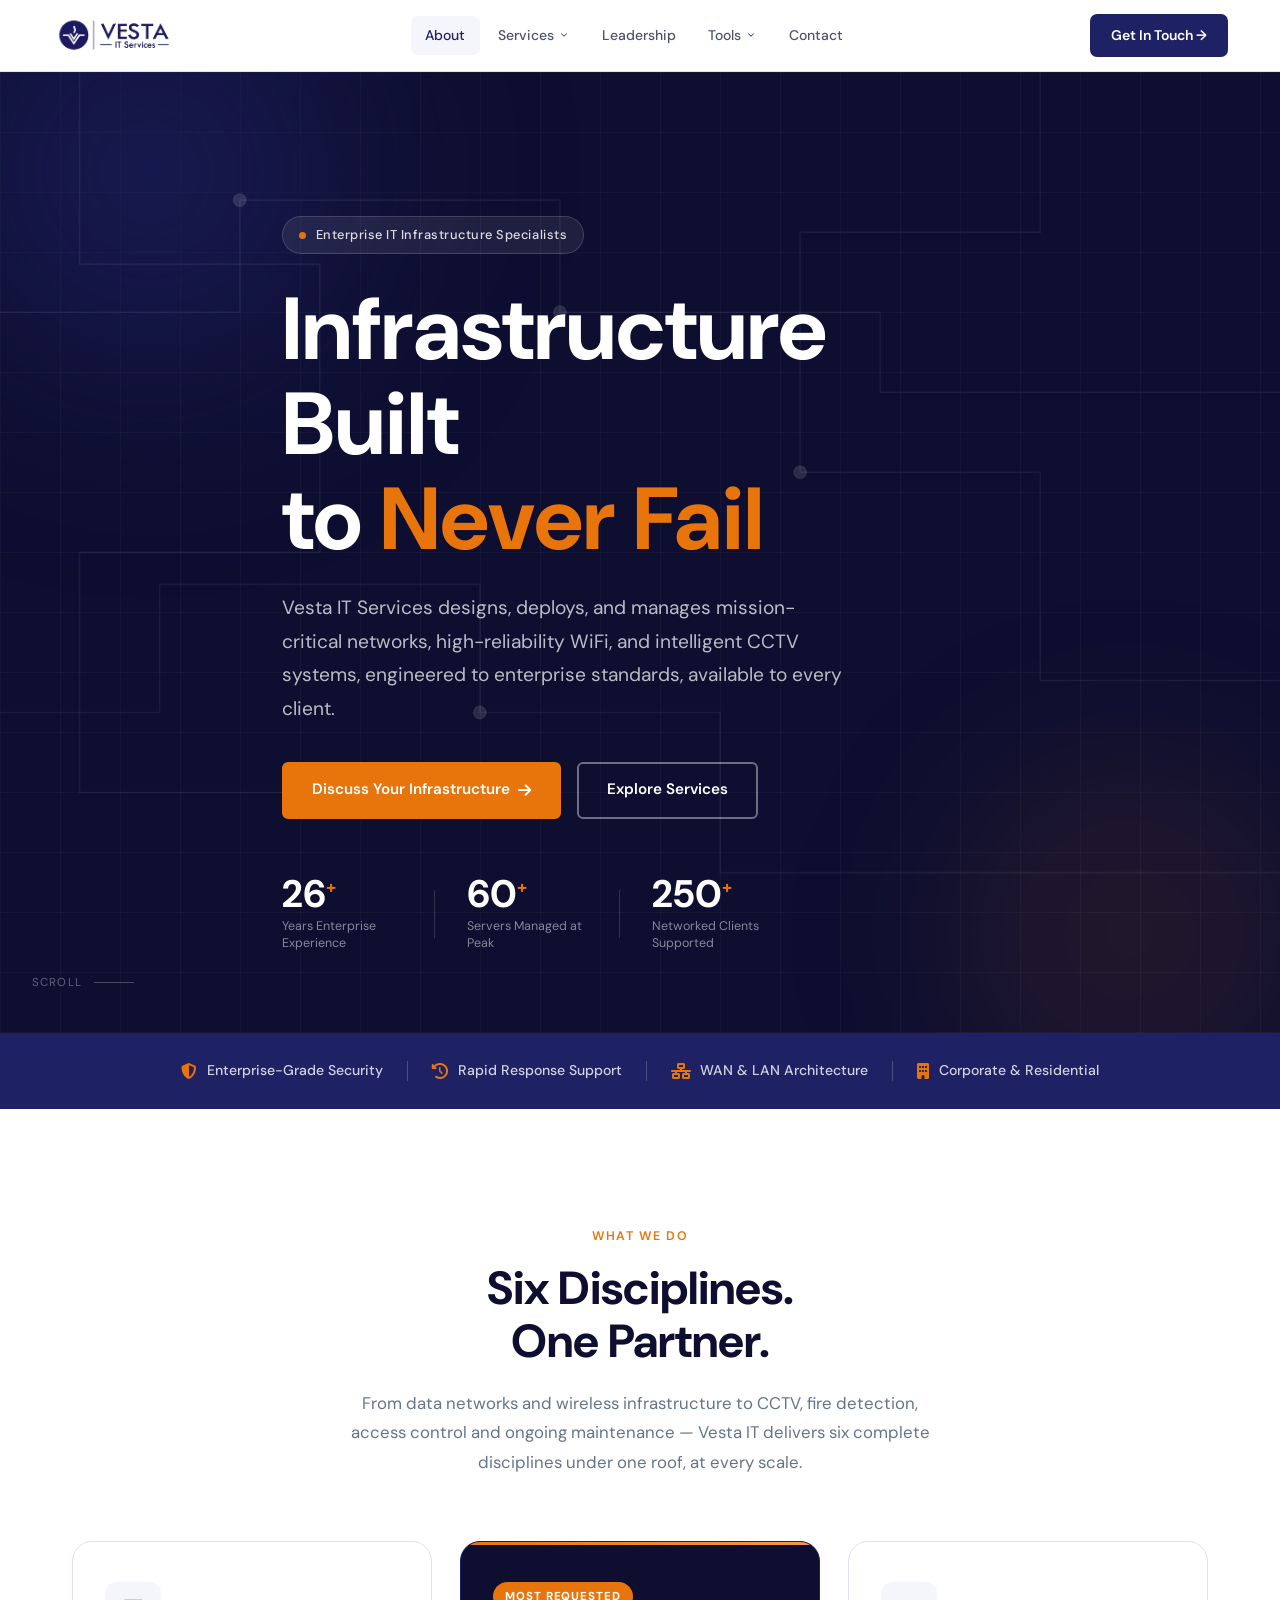
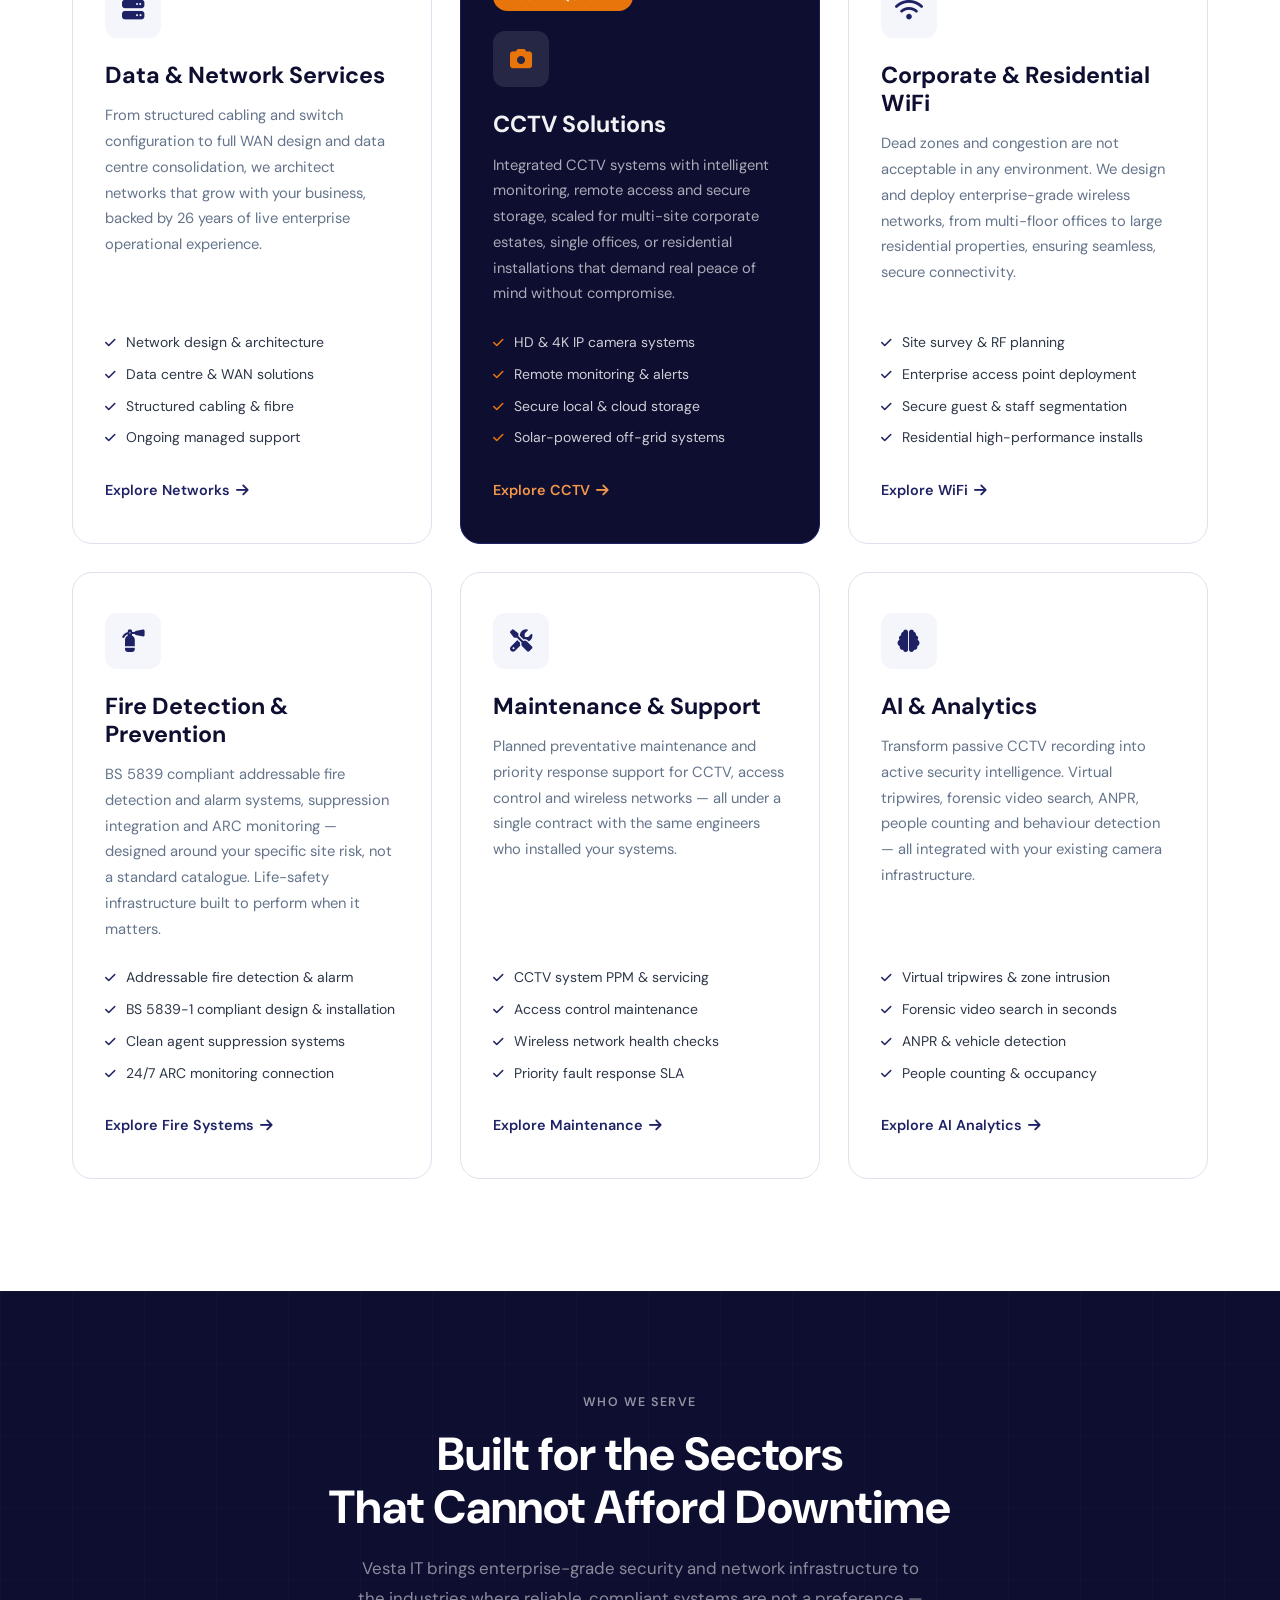
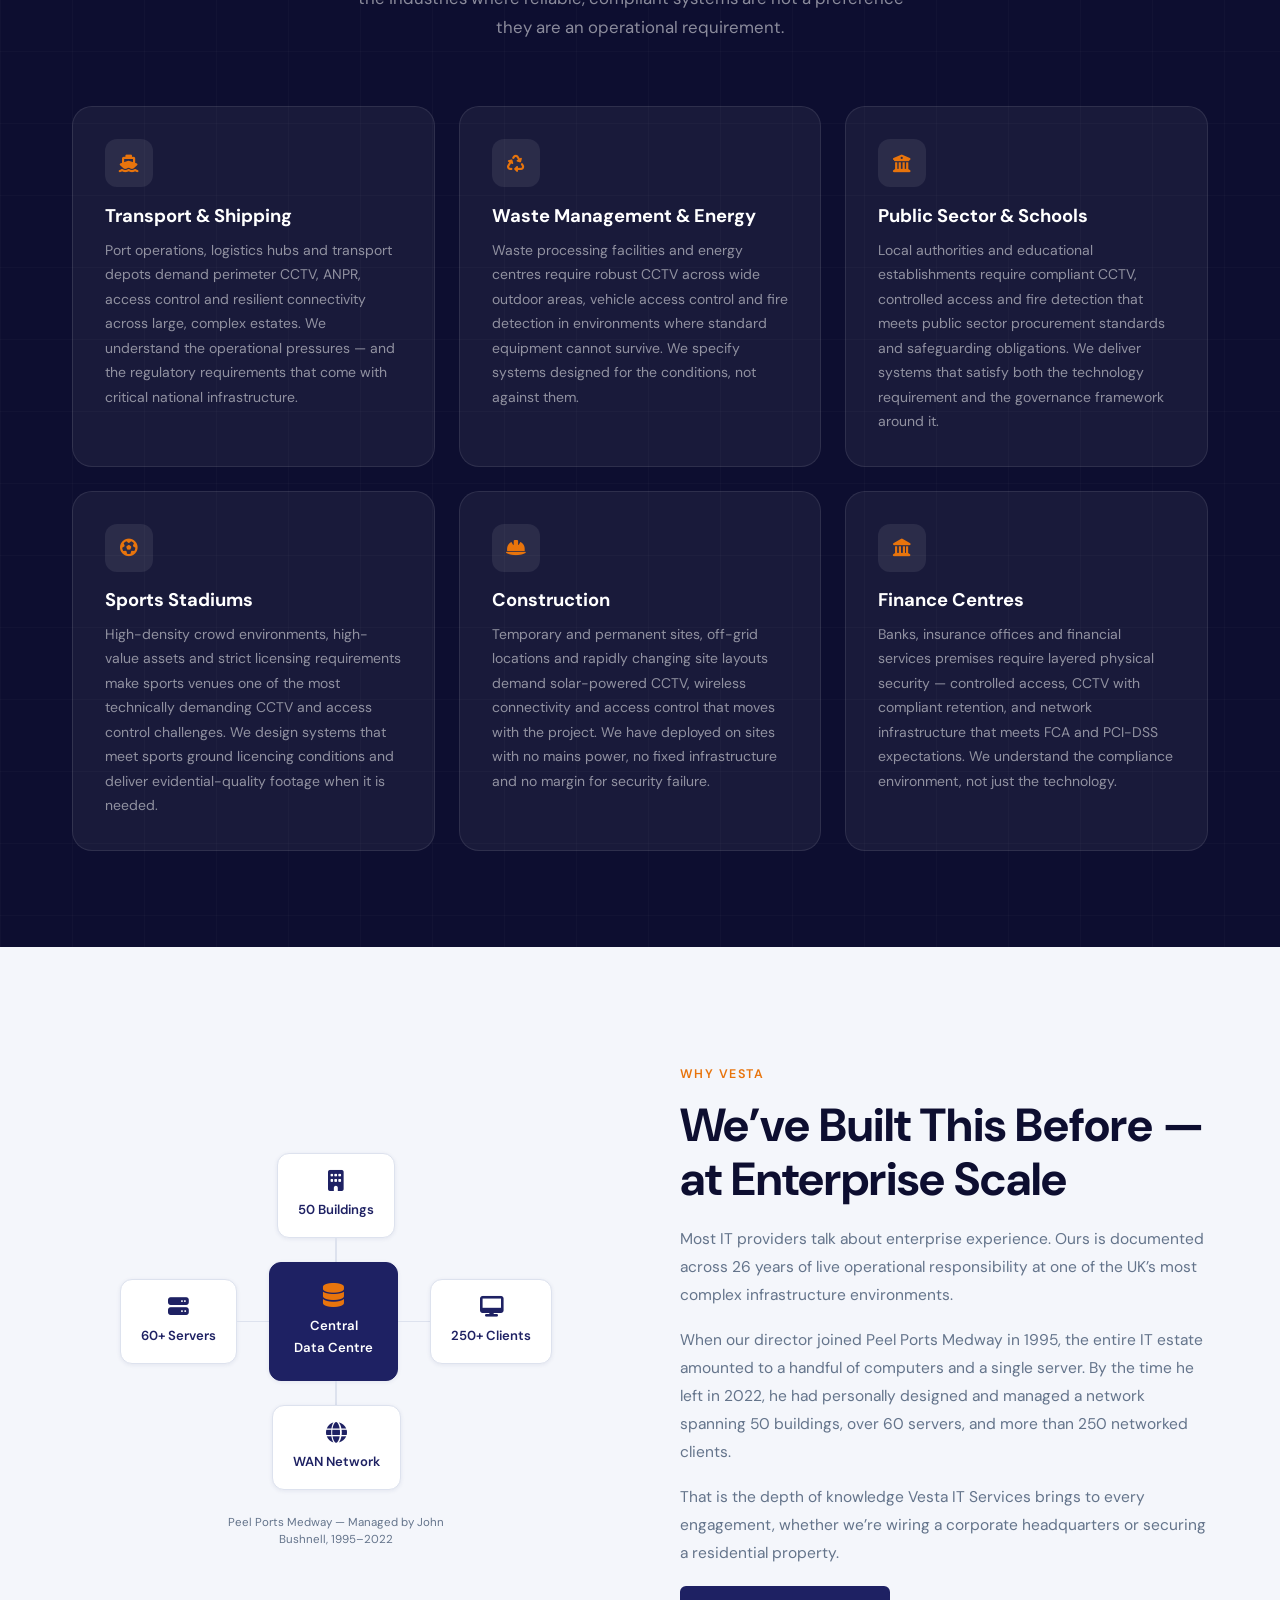
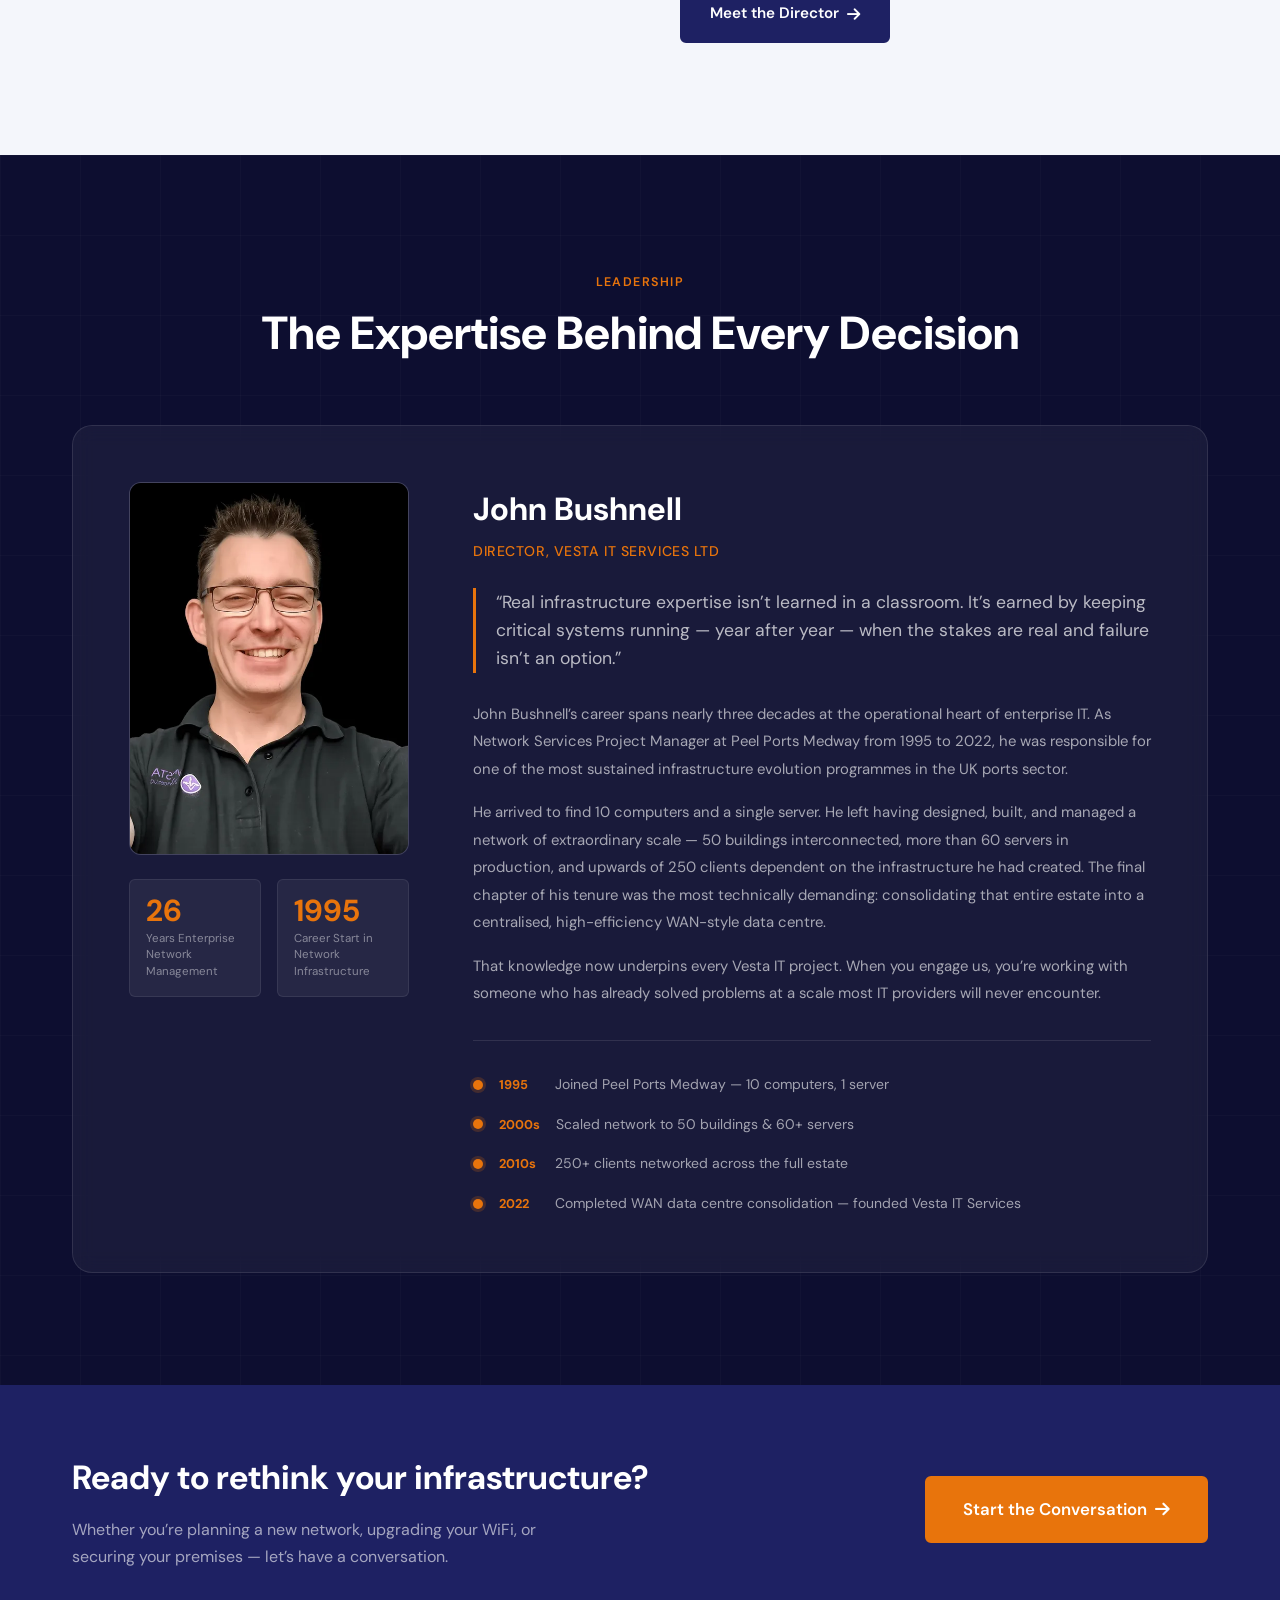
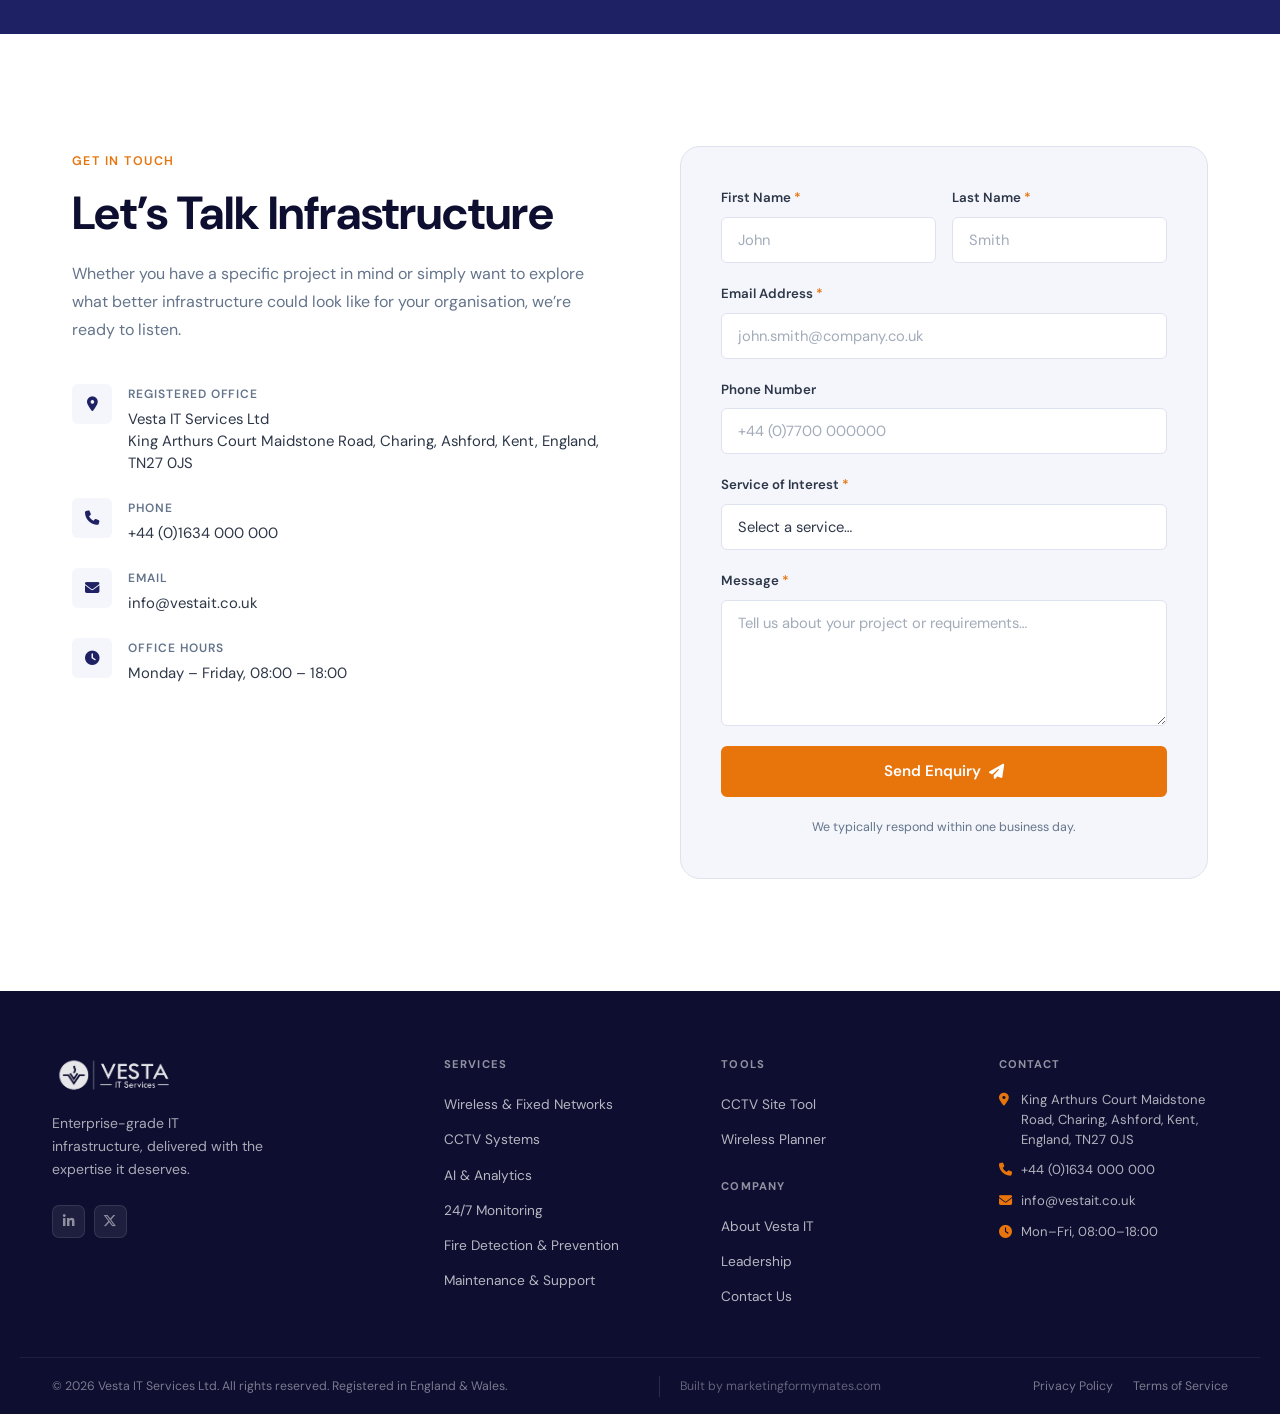
<file: index.html>
<!DOCTYPE html>
<html lang="en">
<head>
<meta charset="UTF-8"/>
<meta name="viewport" content="width=device-width,initial-scale=1.0"/>
<meta name="description" content="Vesta IT Services Ltd — Enterprise-grade data, network, WiFi and CCTV solutions for corporate and residential clients across the UK."/>
<title>Vesta IT Services Ltd | Enterprise Network &amp; IT Infrastructure</title>
  <link rel="preconnect" href="https://fonts.googleapis.com"/>
  <link rel="preconnect" href="https://fonts.gstatic.com" crossorigin/>
  <link href="https://fonts.googleapis.com/css2?family=DM+Sans:opsz,wght@9..40,300;9..40,400;9..40,500;9..40,600;9..40,700&family=DM+Serif+Display:ital@0;1&display=swap" rel="stylesheet"/>
  <link rel="stylesheet" href="https://cdnjs.cloudflare.com/ajax/libs/font-awesome/6.5.0/css/all.min.css" crossorigin="anonymous"/>
  <script src="vesta.js" defer></script>
<style>
:root{
  --navy:#1E2163;--navy-dark:#141548;--navy-deeper:#0D0E30;
  --accent:#E8740C;--accent-lt:#F4974A;
  --steel:#4A5568;--mist:#F4F6FB;--white:#fff;--border:#DDE2EE;
  --text:#2D3748;--muted:#64748B;
  --rsm:6px;--rmd:12px;--rlg:20px;
  --shadow-sm:0 1px 4px rgba(30,33,99,.08);
  --shadow-md:0 4px 20px rgba(30,33,99,.12);
  --shadow-lg:0 12px 40px rgba(30,33,99,.16);
  --tr:.25s cubic-bezier(.4,0,.2,1);
  --fd:'DM Sans',system-ui,sans-serif;
  --fb:'DM Sans',system-ui,sans-serif;
}
*,*::before,*::after{box-sizing:border-box;margin:0;padding:0}
html{scroll-behavior:smooth;overflow-x:hidden}
body{font-family:var(--fb);color:var(--text);background:var(--white);line-height:1.7;-webkit-font-smoothing:antialiased}
img{display:block;max-width:100%}a{text-decoration:none;color:inherit}ul{list-style:none}address{font-style:normal}
.container{width:100%;max-width:1200px;margin:0 auto;padding:0 2rem}
.btn{display:inline-flex;align-items:center;gap:.5rem;padding:.85rem 1.75rem;border-radius:var(--rsm);font-family:var(--fb);font-size:.95rem;font-weight:600;cursor:pointer;border:2px solid transparent;transition:var(--tr);white-space:nowrap}
.btn i{transition:transform var(--tr)}.btn:hover i{transform:translateX(3px)}
.btn--primary{background:var(--navy);color:var(--white);border-color:var(--navy)}
.btn--primary:hover{background:var(--navy-dark);transform:translateY(-1px);box-shadow:var(--shadow-md)}
.btn--accent{background:var(--accent);color:var(--white);border-color:var(--accent)}
.btn--accent:hover{background:var(--accent-lt);transform:translateY(-1px);box-shadow:0 6px 24px rgba(232,116,12,.35)}
.btn--ghost{background:transparent;color:var(--white);border-color:rgba(255,255,255,.4)}
.btn--ghost:hover{background:rgba(255,255,255,.1);border-color:rgba(255,255,255,.7)}
.btn--large{padding:1.1rem 2.25rem;font-size:1.05rem}.btn--full{width:100%;justify-content:center}
.reveal{opacity:0;transform:translateY(28px);transition:opacity .65s ease,transform .65s ease}
.reveal.visible{opacity:1;transform:translateY(0)}
.rd1{transition-delay:.1s}.rd2{transition-delay:.2s}.rd3{transition-delay:.3s}

/* HERO */
.hero{position:relative;min-height:100vh;display:flex;align-items:center;padding:9rem 0 5rem;overflow:hidden;background:var(--navy-deeper)}
.hero-bg{position:absolute;inset:0;pointer-events:none}
.hero-grid{position:absolute;inset:0;background-image:linear-gradient(rgba(255,255,255,.03) 1px,transparent 1px),linear-gradient(90deg,rgba(255,255,255,.03) 1px,transparent 1px);background-size:60px 60px}
.hero-orb{position:absolute;border-radius:50%;filter:blur(80px)}
.hero-orb--1{width:600px;height:600px;top:-200px;left:-150px;background:radial-gradient(circle,rgba(30,33,99,.8) 0%,transparent 70%)}
.hero-orb--2{width:500px;height:500px;bottom:-150px;right:-100px;background:radial-gradient(circle,rgba(232,116,12,.15) 0%,transparent 70%)}
.hero-circuit{position:absolute;inset:0;width:100%;height:100%}
.hero-content{position:relative;z-index:2;max-width:780px}
.hero-badge{display:inline-flex;align-items:center;gap:.6rem;background:rgba(255,255,255,.08);border:1px solid rgba(255,255,255,.15);color:rgba(255,255,255,.85);padding:.45rem 1rem;border-radius:100px;font-size:.8rem;font-weight:500;letter-spacing:.04em;margin-bottom:1.75rem;animation:fadeUp .7s ease both}
.hero-badge-dot{width:7px;height:7px;background:var(--accent);border-radius:50%;animation:pulse 2s ease infinite}
@keyframes pulse{0%,100%{opacity:1;transform:scale(1)}50%{opacity:.5;transform:scale(.7)}}
.hero-headline{font-family:var(--fb);font-size:clamp(3rem,7vw,5.5rem);line-height:1.08;font-weight:700;color:var(--white);margin-bottom:1.5rem;animation:fadeUp .7s .15s ease both}
.hero-headline em{color:var(--accent);font-style:normal;font-weight:700}
.hero-sub{font-size:clamp(1rem,2vw,1.2rem);color:rgba(255,255,255,.72);max-width:560px;margin-bottom:2.25rem;line-height:1.75;animation:fadeUp .7s .25s ease both}
.hero-actions{display:flex;gap:1rem;flex-wrap:wrap;margin-bottom:3.5rem;animation:fadeUp .7s .35s ease both}
.hero-stats{display:flex;align-items:center;flex-wrap:wrap;animation:fadeUp .7s .45s ease both}
.hero-stat{display:flex;flex-direction:column;padding:0 2rem 0 0}
.hero-stat-number{font-family:var(--fd);font-size:2.4rem;font-weight:700;color:var(--white);line-height:1;margin-bottom:.3rem}
.hero-stat-number sup{font-size:1.1rem;color:var(--accent)}
.hero-stat-label{font-size:.78rem;color:rgba(255,255,255,.5);max-width:120px;line-height:1.4}
.hero-stat-div{width:1px;height:48px;background:rgba(255,255,255,.15);margin:0 2rem 0 0;flex-shrink:0}
.scroll-hint{position:absolute;bottom:2.5rem;left:2rem;display:flex;align-items:center;gap:.75rem;color:rgba(255,255,255,.35);font-size:.72rem;letter-spacing:.1em;text-transform:uppercase;z-index:2}
.scroll-line{width:40px;height:1px;background:rgba(255,255,255,.25);position:relative;overflow:hidden}
.scroll-line::after{content:'';position:absolute;left:-100%;top:0;width:100%;height:100%;background:var(--accent);animation:scrollAnim 1.8s ease infinite}
@keyframes scrollAnim{to{left:100%}}
@keyframes fadeUp{from{opacity:0;transform:translateY(24px)}to{opacity:1;transform:translateY(0)}}
/* TRUST BAR */
.trust-bar{background:var(--navy);padding:1.25rem 0}
.trust-inner{display:flex;align-items:center;justify-content:center;flex-wrap:wrap}
.trust-item{display:flex;align-items:center;gap:.6rem;color:rgba(255,255,255,.8);font-size:.88rem;font-weight:500;padding:.4rem 1.5rem}
.trust-item i{color:var(--accent);font-size:1rem}
.trust-div{width:1px;height:20px;background:rgba(255,255,255,.2);flex-shrink:0}
/* SERVICES */
.services{padding:7rem 0;background:var(--white)}
.stag{display:inline-block;font-size:.78rem;font-weight:600;letter-spacing:.12em;text-transform:uppercase;color:var(--accent);margin-bottom:.9rem}
.stitle{font-family:var(--fd);font-size:clamp(2rem,4vw,2.9rem);font-weight:700;line-height:1.15;color:var(--navy-deeper);margin-bottom:1.25rem}
.stitle--lt{color:var(--white)}
.ssub{font-size:1.05rem;color:var(--muted);max-width:580px;line-height:1.75}
.shdr{text-align:center;margin-bottom:4rem}.shdr .ssub{margin:0 auto}
.svc-grid{display:grid;grid-template-columns:repeat(3,1fr);gap:1.75rem}@media(max-width:1200px){.svc-grid{grid-template-columns:repeat(2,1fr)}}
.svc-card{position:relative;background:var(--white);border:1px solid var(--border);border-radius:var(--rlg);padding:2.5rem 2rem;display:flex;flex-direction:column;overflow:hidden;transition:border-color var(--tr),transform var(--tr),box-shadow var(--tr)}
.svc-card:hover{border-color:var(--navy);transform:translateY(-4px);box-shadow:var(--shadow-lg)}
.svc-card--feat{border-color:var(--navy);background:var(--navy-deeper)}
.svc-card--feat .svc-title{color:rgba(255,255,255,.95)}
.svc-card--feat .svc-desc{color:rgba(255,255,255,.65)}
.svc-card--feat .svc-feats li{color:rgba(255,255,255,.8)}
.svc-card--feat .svc-feats li i{color:var(--accent)}
.svc-card--feat .svc-link{color:var(--accent-lt)}
.svc-card--feat:hover{border-color:var(--accent);box-shadow:0 12px 40px rgba(232,116,12,.2)}
.svc-accent{position:absolute;top:0;left:0;right:0;height:3px;background:linear-gradient(90deg,var(--navy),var(--accent));opacity:0;transition:opacity var(--tr)}
.svc-card:hover .svc-accent{opacity:1}
.svc-card--feat .svc-accent{background:linear-gradient(90deg,var(--accent),var(--accent-lt));opacity:1}
.svc-badge{display:inline-flex;align-self:flex-start;background:var(--accent);color:var(--white);font-size:.72rem;font-weight:700;letter-spacing:.08em;text-transform:uppercase;padding:.3rem .75rem;border-radius:100px;margin-bottom:1.25rem}
.svc-icon{width:56px;height:56px;background:var(--mist);border-radius:var(--rmd);display:flex;align-items:center;justify-content:center;font-size:1.4rem;color:var(--navy);margin-bottom:1.5rem;transition:background var(--tr),color var(--tr)}
.svc-card--feat .svc-icon{background:rgba(255,255,255,.1);color:var(--accent)}
.svc-card:hover .svc-icon{background:var(--navy);color:var(--white)}
.svc-card--feat:hover .svc-icon{background:var(--accent);color:var(--white)}
.svc-title{font-family:var(--fd);font-size:1.45rem;font-weight:700;color:var(--navy-deeper);margin-bottom:.85rem;line-height:1.2}
.svc-desc{font-size:.92rem;color:var(--muted);line-height:1.75;margin-bottom:1.5rem;flex:1}
.svc-feats{display:flex;flex-direction:column;gap:.5rem;margin-bottom:1.75rem}
.svc-feats li{display:flex;align-items:center;gap:.6rem;font-size:.875rem;color:var(--text)}
.svc-feats li i{color:var(--navy);font-size:.75rem;flex-shrink:0}
.svc-link{display:inline-flex;align-items:center;gap:.4rem;font-size:.9rem;font-weight:600;color:var(--navy);margin-top:auto;transition:gap var(--tr),color var(--tr)}
.svc-link:hover{gap:.7rem;color:var(--accent)}
/* ABOUT */
.about{padding:7rem 0;background:var(--mist)}
.about-inner{display:grid;grid-template-columns:1fr 1fr;gap:5rem;align-items:center}
.about-visual{display:flex;justify-content:center}
.diag{display:flex;flex-direction:column;align-items:center}
.dnode{display:flex;flex-direction:column;align-items:center;gap:.5rem;background:var(--white);border:1.5px solid var(--border);border-radius:var(--rmd);padding:1rem 1.25rem;font-size:.82rem;font-weight:600;color:var(--navy);text-align:center;min-width:90px;box-shadow:var(--shadow-sm);transition:border-color var(--tr)}
.dnode:hover{border-color:var(--accent)}
.dnode i{font-size:1.3rem;color:var(--navy)}
.dnode--c{background:var(--navy);color:var(--white);border-color:var(--navy);padding:1.25rem 1.5rem;min-width:110px}
.dnode--c i{color:var(--accent);font-size:1.5rem}
.drow{display:flex;align-items:center}
.ch{width:32px;height:1.5px;background:var(--border);flex-shrink:0}
.cv{width:1.5px;height:24px;background:var(--border)}
.dlabel{font-size:.72rem;color:var(--muted);text-align:center;margin-top:1.5rem;max-width:260px;line-height:1.5}
.abt{color:var(--muted);font-size:.97rem;line-height:1.8;margin-bottom:1.1rem}
/* DIRECTOR */
.director{position:relative;padding:7rem 0;background:var(--navy-deeper);overflow:hidden}
.dir-bg{position:absolute;inset:0;background-image:linear-gradient(rgba(255,255,255,.02) 1px,transparent 1px),linear-gradient(90deg,rgba(255,255,255,.02) 1px,transparent 1px);background-size:80px 80px}
.dir-inner{position:relative;z-index:2}
.dir-hdr{text-align:center;margin-bottom:4rem}
.dir-card{background:rgba(255,255,255,.05);border:1px solid rgba(255,255,255,.1);border-radius:var(--rlg);padding:3.5rem;display:grid;grid-template-columns:280px 1fr;gap:4rem;backdrop-filter:blur(10px)}
.dir-photo{border-radius:var(--rmd);overflow:hidden;aspect-ratio:3/4;background:rgba(255,255,255,.07);border:1px solid rgba(255,255,255,.12)}
.dir-photo img{width:100%;height:100%;object-fit:cover}
.dir-creds{display:grid;grid-template-columns:1fr 1fr;gap:1rem;margin-top:1.5rem}
.cred{background:rgba(255,255,255,.06);border:1px solid rgba(255,255,255,.08);border-radius:var(--rsm);padding:1rem;display:flex;flex-direction:column;gap:.3rem}
.cred-n{font-family:var(--fd);font-size:1.9rem;font-weight:700;color:var(--accent);line-height:1}
.cred-l{font-size:.72rem;color:rgba(255,255,255,.45);line-height:1.4}
.dir-name{font-family:var(--fd);font-size:2rem;font-weight:700;color:var(--white);margin-bottom:.25rem}
.dir-role{font-size:.88rem;color:var(--accent);font-weight:500;letter-spacing:.04em;text-transform:uppercase;margin-bottom:1.5rem}
.dir-quote{border-left:3px solid var(--accent);padding-left:1.25rem;margin-bottom:1.75rem;font-family:var(--fd);font-style:normal;font-size:1.1rem;color:rgba(255,255,255,.7);line-height:1.6}
.dir-text{font-size:.93rem;color:rgba(255,255,255,.62);line-height:1.85;margin-bottom:1rem}
.timeline{margin-top:2rem;padding-top:2rem;border-top:1px solid rgba(255,255,255,.1);display:flex;flex-direction:column;gap:1rem}
.tl-item{display:flex;align-items:center;gap:1rem}
.tl-dot{width:10px;height:10px;border-radius:50%;background:var(--accent);flex-shrink:0;box-shadow:0 0 0 3px rgba(232,116,12,.2)}
.tl-c{display:flex;gap:1rem;align-items:baseline}
.tl-y{font-size:.8rem;font-weight:700;color:var(--accent);min-width:40px}
.tl-e{font-size:.875rem;color:rgba(255,255,255,.6)}
/* CTA BANNER */
.cta-banner{background:var(--navy);padding:4rem 0}
.cta-inner{display:flex;align-items:center;justify-content:space-between;gap:2rem;flex-wrap:wrap}
.cta-title{font-family:var(--fd);font-size:clamp(1.5rem,3vw,2.1rem);font-weight:700;color:var(--white);margin-bottom:.6rem}
.cta-sub{font-size:1rem;color:rgba(255,255,255,.6);max-width:520px}
/* CONTACT */
.contact{padding:7rem 0;background:var(--white)}
.contact-inner{display:grid;grid-template-columns:1fr 1fr;gap:5rem;align-items:start}
.c-intro{font-size:1rem;color:var(--muted);margin-bottom:2.5rem;line-height:1.75}
.c-details{display:flex;flex-direction:column;gap:1.5rem}
.c-item{display:flex;gap:1rem;align-items:flex-start}
.c-icon{width:40px;height:40px;background:var(--mist);border-radius:var(--rsm);display:flex;align-items:center;justify-content:center;color:var(--navy);flex-shrink:0;font-size:.9rem}
.c-lbl{display:block;font-size:.75rem;font-weight:600;letter-spacing:.08em;text-transform:uppercase;color:var(--muted);margin-bottom:.2rem}
.c-val{display:block;font-size:.93rem;color:var(--text);line-height:1.5}
.c-val:hover{color:var(--accent)}
.c-form{background:var(--mist);border:1px solid var(--border);border-radius:var(--rlg);padding:2.5rem;display:flex;flex-direction:column;gap:1.25rem}
.frow{display:grid;grid-template-columns:1fr 1fr;gap:1rem}
.fgrp{display:flex;flex-direction:column;gap:.45rem}
.flbl{font-size:.83rem;font-weight:600;color:var(--text)}
.flbl span{color:var(--accent)}
.finp{background:var(--white);border:1px solid var(--border);border-radius:var(--rsm);padding:.75rem 1rem;font-family:var(--fb);font-size:.92rem;color:var(--text);transition:border-color var(--tr),box-shadow var(--tr);width:100%;outline:none;-webkit-appearance:none}
.finp::placeholder{color:var(--muted);opacity:.6}
.finp:focus{border-color:var(--navy);box-shadow:0 0 0 3px rgba(30,33,99,.1)}
.finp--err{border-color:#c0392b!important;box-shadow:0 0 0 3px rgba(192,57,43,.12)!important}
.ftarea{resize:vertical;min-height:120px}
.fnote{font-size:.78rem;color:var(--muted);text-align:center}
/* RESPONSIVE */
@media(max-width:1024px){
  .svc-grid{grid-template-columns:1fr}
  .about-inner{grid-template-columns:1fr;gap:3rem}
  .dir-card{grid-template-columns:1fr}
  .dir-photo{max-height:320px;aspect-ratio:unset}
  .contact-inner{grid-template-columns:1fr;gap:3rem}
}
@media(max-width:768px){
  .hero{padding:8rem 0 4rem}
  .hero-actions{flex-direction:column}
  .hero-actions .btn{width:100%;justify-content:center}
  .hero-stats{flex-direction:column;align-items:flex-start;gap:1.5rem}
  .hero-stat{padding:0}.hero-stat-div{display:none}
  .trust-div{display:none}.trust-item{width:45%;justify-content:center}
  .diag{transform:scale(.85)}.dnode--s span{display:none}
  .dir-card{padding:2rem 1.5rem;gap:2rem}
  .cta-inner{flex-direction:column;text-align:center}
  .cta-inner .btn{width:100%;justify-content:center}
  .frow{grid-template-columns:1fr}
  .c-form{padding:1.75rem 1.5rem}
  .scroll-hint{display:none}
}
@media(max-width:480px){.container{padding:0 1.25rem}}

/* SECTORS */
.sectors{padding:6rem 0;background:var(--navy-deeper);position:relative}
.sectors::before{content:'';position:absolute;inset:0;background-image:linear-gradient(rgba(255,255,255,.02) 1px,transparent 1px),linear-gradient(90deg,rgba(255,255,255,.02) 1px,transparent 1px);background-size:72px 72px;pointer-events:none}
.sectors .container{position:relative;z-index:2}
.sectors .stag{color:rgba(255,255,255,.55)}
.sectors .stitle{color:var(--white)}
.sectors .ssub{color:rgba(255,255,255,.52)}
.sector-grid{display:grid;grid-template-columns:repeat(3,1fr);gap:1.5rem;margin-top:3rem}
.sector-card{background:rgba(255,255,255,.05);border:1px solid rgba(255,255,255,.09);border-radius:var(--rlg);padding:2rem;transition:border-color var(--tr),background var(--tr)}
.sector-card:hover{border-color:rgba(232,116,12,.4);background:rgba(255,255,255,.08)}
.sector-icon{width:48px;height:48px;background:rgba(255,255,255,.08);border-radius:var(--rmd);display:flex;align-items:center;justify-content:center;color:var(--accent);font-size:1.1rem;margin-bottom:1.1rem;transition:background var(--tr)}
.sector-card:hover .sector-icon{background:rgba(232,116,12,.2)}
.sector-title{font-family:var(--fd);font-size:1.15rem;color:var(--white);margin-bottom:.65rem;line-height:1.2}
.sector-desc{font-size:.875rem;color:rgba(255,255,255,.52);line-height:1.75}
@media(max-width:1024px){.sector-grid{grid-template-columns:repeat(2,1fr)}}
@media(max-width:640px){.sector-grid{grid-template-columns:1fr}}
</style>
</head>
<body>
<div id="vesta-header"></div>
<main>
<section class="hero" id="home" aria-label="Hero">
  <div class="hero-bg" aria-hidden="true">
    <div class="hero-grid"></div>
    <div class="hero-orb hero-orb--1"></div>
    <div class="hero-orb hero-orb--2"></div>
    <svg class="hero-circuit" aria-hidden="true" viewBox="0 0 900 600" xmlns="http://www.w3.org/2000/svg" preserveAspectRatio="xMidYMid slice">
      <g stroke="rgba(255,255,255,0.06)" fill="none" stroke-width="1">
        <path d="M0 150 H200 V80 H400 V150 H600 V200 H900"/><path d="M100 0 V120 H250 V300 H100 V450 H300"/>
        <path d="M700 0 V100 H550 V250 H700 V380 H900"/><path d="M0 400 H150 V320 H350 V400 H500 V500 H900"/>
        <circle cx="200" cy="80" r="4" fill="rgba(255,255,255,0.12)"/><circle cx="400" cy="150" r="4" fill="rgba(255,255,255,0.12)"/>
        <circle cx="550" cy="250" r="4" fill="rgba(255,255,255,0.12)"/><circle cx="350" cy="400" r="4" fill="rgba(255,255,255,0.12)"/>
      </g>
    </svg>
  </div>
  <div class="hero-content container">
    <div class="hero-badge"><span class="hero-badge-dot" aria-hidden="true"></span>Enterprise IT Infrastructure Specialists</div>
    <h1 class="hero-headline">Infrastructure Built<br/>to <em>Never Fail</em></h1>
    <p class="hero-sub">Vesta IT Services designs, deploys, and manages mission-critical networks, high-reliability WiFi, and intelligent CCTV systems, engineered to enterprise standards, available to every client.</p>
    <div class="hero-actions">
      <a href="#contact" class="btn btn--accent">Discuss Your Infrastructure <i class="fa-solid fa-arrow-right" aria-hidden="true"></i></a>
      <a href="#services" class="btn btn--ghost">Explore Services</a>
    </div>
    <div class="hero-stats">
      <div class="hero-stat"><span class="hero-stat-number">26<sup>+</sup></span><span class="hero-stat-label">Years Enterprise Experience</span></div>
      <div class="hero-stat-div" aria-hidden="true"></div>
      <div class="hero-stat"><span class="hero-stat-number">60<sup>+</sup></span><span class="hero-stat-label">Servers Managed at Peak</span></div>
      <div class="hero-stat-div" aria-hidden="true"></div>
      <div class="hero-stat"><span class="hero-stat-number">250<sup>+</sup></span><span class="hero-stat-label">Networked Clients Supported</span></div>
    </div>
  </div>
  <div class="scroll-hint" aria-hidden="true"><span>Scroll</span><div class="scroll-line"></div></div>
</section>

<section class="trust-bar" aria-label="Trust indicators">
  <div class="container trust-inner">
    <div class="trust-item"><i class="fa-solid fa-shield-halved" aria-hidden="true"></i><span>Enterprise-Grade Security</span></div>
    <div class="trust-div" aria-hidden="true"></div>
    <div class="trust-item"><i class="fa-solid fa-clock-rotate-left" aria-hidden="true"></i><span>Rapid Response Support</span></div>
    <div class="trust-div" aria-hidden="true"></div>
    <div class="trust-item"><i class="fa-solid fa-network-wired" aria-hidden="true"></i><span>WAN &amp; LAN Architecture</span></div>
    <div class="trust-div" aria-hidden="true"></div>
    <div class="trust-item"><i class="fa-solid fa-building" aria-hidden="true"></i><span>Corporate &amp; Residential</span></div>
  </div>
</section>

<section class="services" id="services" aria-labelledby="services-title">
  <div class="container">
    <div class="shdr">
      <span class="stag">What We Do</span>
      <h2 class="stitle" id="services-title">Six Disciplines.<br/>One Partner.</h2>
      <p class="ssub">From data networks and wireless infrastructure to CCTV, fire detection, access control and ongoing maintenance — Vesta IT delivers six complete disciplines under one roof, at every scale.</p>
    </div>
    <div class="svc-grid">
      <!-- 1: Data & Network -->
      <article class="svc-card reveal rd1" aria-labelledby="s1">
        <div class="svc-accent" aria-hidden="true"></div>
        <div class="svc-icon" aria-hidden="true"><i class="fa-solid fa-server"></i></div>
        <h3 class="svc-title" id="s1">Data &amp; Network Services</h3>
        <p class="svc-desc">From structured cabling and switch configuration to full WAN design and data centre consolidation, we architect networks that grow with your business, backed by 26 years of live enterprise operational experience.</p>
        <ul class="svc-feats">
          <li><i class="fa-solid fa-check" aria-hidden="true"></i>Network design &amp; architecture</li>
          <li><i class="fa-solid fa-check" aria-hidden="true"></i>Data centre &amp; WAN solutions</li>
          <li><i class="fa-solid fa-check" aria-hidden="true"></i>Structured cabling &amp; fibre</li>
          <li><i class="fa-solid fa-check" aria-hidden="true"></i>Ongoing managed support</li>
        </ul>
        <a href="networks.html" class="svc-link">Explore Networks <i class="fa-solid fa-arrow-right" aria-hidden="true"></i></a>
      </article>
      <!-- 2: CCTV — Most Requested (was card 3, now promoted) -->
      <article class="svc-card svc-card--feat reveal rd2" aria-labelledby="s2">
        <div class="svc-accent" aria-hidden="true"></div>
        <div class="svc-badge">Most Requested</div>
        <div class="svc-icon" aria-hidden="true"><i class="fa-solid fa-camera"></i></div>
        <h3 class="svc-title" id="s2">CCTV Solutions</h3>
        <p class="svc-desc">Integrated CCTV systems with intelligent monitoring, remote access and secure storage, scaled for multi-site corporate estates, single offices, or residential installations that demand real peace of mind without compromise.</p>
        <ul class="svc-feats">
          <li><i class="fa-solid fa-check" aria-hidden="true"></i>HD &amp; 4K IP camera systems</li>
          <li><i class="fa-solid fa-check" aria-hidden="true"></i>Remote monitoring &amp; alerts</li>
          <li><i class="fa-solid fa-check" aria-hidden="true"></i>Secure local &amp; cloud storage</li>
          <li><i class="fa-solid fa-check" aria-hidden="true"></i>Solar-powered off-grid systems</li>
        </ul>
        <a href="cctv.html" class="svc-link">Explore CCTV <i class="fa-solid fa-arrow-right" aria-hidden="true"></i></a>
      </article>
      <!-- 3: Corporate & Residential WiFi -->
      <article class="svc-card reveal rd3" aria-labelledby="s3">
        <div class="svc-accent" aria-hidden="true"></div>
        <div class="svc-icon" aria-hidden="true"><i class="fa-solid fa-wifi"></i></div>
        <h3 class="svc-title" id="s3">Corporate &amp; Residential WiFi</h3>
        <p class="svc-desc">Dead zones and congestion are not acceptable in any environment. We design and deploy enterprise-grade wireless networks, from multi-floor offices to large residential properties, ensuring seamless, secure connectivity.</p>
        <ul class="svc-feats">
          <li><i class="fa-solid fa-check" aria-hidden="true"></i>Site survey &amp; RF planning</li>
          <li><i class="fa-solid fa-check" aria-hidden="true"></i>Enterprise access point deployment</li>
          <li><i class="fa-solid fa-check" aria-hidden="true"></i>Secure guest &amp; staff segmentation</li>
          <li><i class="fa-solid fa-check" aria-hidden="true"></i>Residential high-performance installs</li>
        </ul>
        <a href="networks.html" class="svc-link">Explore WiFi <i class="fa-solid fa-arrow-right" aria-hidden="true"></i></a>
      </article>
      <!-- 4: Fire Detection & Prevention -->
      <article class="svc-card reveal rd1" aria-labelledby="s4">
        <div class="svc-accent" aria-hidden="true"></div>
        <div class="svc-icon" aria-hidden="true"><i class="fa-solid fa-fire-extinguisher"></i></div>
        <h3 class="svc-title" id="s4">Fire Detection &amp; Prevention</h3>
        <p class="svc-desc">BS 5839 compliant addressable fire detection and alarm systems, suppression integration and ARC monitoring — designed around your specific site risk, not a standard catalogue. Life-safety infrastructure built to perform when it matters.</p>
        <ul class="svc-feats">
          <li><i class="fa-solid fa-check" aria-hidden="true"></i>Addressable fire detection &amp; alarm</li>
          <li><i class="fa-solid fa-check" aria-hidden="true"></i>BS 5839-1 compliant design &amp; installation</li>
          <li><i class="fa-solid fa-check" aria-hidden="true"></i>Clean agent suppression systems</li>
          <li><i class="fa-solid fa-check" aria-hidden="true"></i>24/7 ARC monitoring connection</li>
        </ul>
        <a href="fire-detection.html" class="svc-link">Explore Fire Systems <i class="fa-solid fa-arrow-right" aria-hidden="true"></i></a>
      </article>
      <!-- 5: Maintenance & Support -->
      <article class="svc-card reveal rd2" aria-labelledby="s5">
        <div class="svc-accent" aria-hidden="true"></div>
        <div class="svc-icon" aria-hidden="true"><i class="fa-solid fa-screwdriver-wrench"></i></div>
        <h3 class="svc-title" id="s5">Maintenance &amp; Support</h3>
        <p class="svc-desc">Planned preventative maintenance and priority response support for CCTV, access control and wireless networks — all under a single contract with the same engineers who installed your systems.</p>
        <ul class="svc-feats">
          <li><i class="fa-solid fa-check" aria-hidden="true"></i>CCTV system PPM &amp; servicing</li>
          <li><i class="fa-solid fa-check" aria-hidden="true"></i>Access control maintenance</li>
          <li><i class="fa-solid fa-check" aria-hidden="true"></i>Wireless network health checks</li>
          <li><i class="fa-solid fa-check" aria-hidden="true"></i>Priority fault response SLA</li>
        </ul>
        <a href="maintenance.html" class="svc-link">Explore Maintenance <i class="fa-solid fa-arrow-right" aria-hidden="true"></i></a>
      </article>
      <!-- 6: AI & Analytics -->
      <article class="svc-card reveal rd3" aria-labelledby="s6">
        <div class="svc-accent" aria-hidden="true"></div>
        <div class="svc-icon" aria-hidden="true"><i class="fa-solid fa-brain"></i></div>
        <h3 class="svc-title" id="s6">AI &amp; Analytics</h3>
        <p class="svc-desc">Transform passive CCTV recording into active security intelligence. Virtual tripwires, forensic video search, ANPR, people counting and behaviour detection — all integrated with your existing camera infrastructure.</p>
        <ul class="svc-feats">
          <li><i class="fa-solid fa-check" aria-hidden="true"></i>Virtual tripwires &amp; zone intrusion</li>
          <li><i class="fa-solid fa-check" aria-hidden="true"></i>Forensic video search in seconds</li>
          <li><i class="fa-solid fa-check" aria-hidden="true"></i>ANPR &amp; vehicle detection</li>
          <li><i class="fa-solid fa-check" aria-hidden="true"></i>People counting &amp; occupancy</li>
        </ul>
        <a href="ai-analytics.html" class="svc-link">Explore AI Analytics <i class="fa-solid fa-arrow-right" aria-hidden="true"></i></a>
      </article>
    </div>
  </div>
</section>


<section class="sectors" id="sectors" aria-labelledby="sectors-title">
  <div class="container">
    <div class="shdr">
      <span class="stag">Who We Serve</span>
      <h2 class="stitle" id="sectors-title">Built for the Sectors<br/>That Cannot Afford Downtime</h2>
      <p class="ssub">Vesta IT brings enterprise-grade security and network infrastructure to the industries where reliable, compliant systems are not a preference — they are an operational requirement.</p>
    </div>
    <div class="sector-grid">
      <div class="sector-card reveal rd1">
        <div class="sector-icon"><i class="fa-solid fa-ship" aria-hidden="true"></i></div>
        <h3 class="sector-title">Transport &amp; Shipping</h3>
        <p class="sector-desc">Port operations, logistics hubs and transport depots demand perimeter CCTV, ANPR, access control and resilient connectivity across large, complex estates. We understand the operational pressures — and the regulatory requirements that come with critical national infrastructure.</p>
      </div>
      <div class="sector-card reveal rd2">
        <div class="sector-icon"><i class="fa-solid fa-recycle" aria-hidden="true"></i></div>
        <h3 class="sector-title">Waste Management &amp; Energy</h3>
        <p class="sector-desc">Waste processing facilities and energy centres require robust CCTV across wide outdoor areas, vehicle access control and fire detection in environments where standard equipment cannot survive. We specify systems designed for the conditions, not against them.</p>
      </div>
      <div class="sector-card reveal rd3">
        <div class="sector-icon"><i class="fa-solid fa-building-columns" aria-hidden="true"></i></div>
        <h3 class="sector-title">Public Sector &amp; Schools</h3>
        <p class="sector-desc">Local authorities and educational establishments require compliant CCTV, controlled access and fire detection that meets public sector procurement standards and safeguarding obligations. We deliver systems that satisfy both the technology requirement and the governance framework around it.</p>
      </div>
      <div class="sector-card reveal rd1">
        <div class="sector-icon"><i class="fa-solid fa-futbol" aria-hidden="true"></i></div>
        <h3 class="sector-title">Sports Stadiums</h3>
        <p class="sector-desc">High-density crowd environments, high-value assets and strict licensing requirements make sports venues one of the most technically demanding CCTV and access control challenges. We design systems that meet sports ground licencing conditions and deliver evidential-quality footage when it is needed.</p>
      </div>
      <div class="sector-card reveal rd2">
        <div class="sector-icon"><i class="fa-solid fa-hard-hat" aria-hidden="true"></i></div>
        <h3 class="sector-title">Construction</h3>
        <p class="sector-desc">Temporary and permanent sites, off-grid locations and rapidly changing site layouts demand solar-powered CCTV, wireless connectivity and access control that moves with the project. We have deployed on sites with no mains power, no fixed infrastructure and no margin for security failure.</p>
      </div>
      <div class="sector-card reveal rd3">
        <div class="sector-icon"><i class="fa-solid fa-landmark" aria-hidden="true"></i></div>
        <h3 class="sector-title">Finance Centres</h3>
        <p class="sector-desc">Banks, insurance offices and financial services premises require layered physical security — controlled access, CCTV with compliant retention, and network infrastructure that meets FCA and PCI-DSS expectations. We understand the compliance environment, not just the technology.</p>
      </div>
    </div>
  </div>
</section>

<section class="about" id="about" aria-labelledby="abt-title">
  <div class="container about-inner">
    <div class="about-visual reveal" aria-hidden="true">
      <div class="diag">
        <div class="dnode"><i class="fa-solid fa-building"></i><span>50 Buildings</span></div>
        <div class="cv"></div>
        <div class="drow">
          <div class="dnode dnode--s"><i class="fa-solid fa-server"></i><span>60+ Servers</span></div>
          <div class="ch"></div>
          <div class="dnode dnode--c"><i class="fa-solid fa-database"></i><span>Central<br/>Data Centre</span></div>
          <div class="ch"></div>
          <div class="dnode dnode--s"><i class="fa-solid fa-desktop"></i><span>250+ Clients</span></div>
        </div>
        <div class="cv"></div>
        <div class="dnode"><i class="fa-solid fa-globe"></i><span>WAN Network</span></div>
        <div class="dlabel">Peel Ports Medway — Managed by John Bushnell, 1995&ndash;2022</div>
      </div>
    </div>
    <div class="about-content reveal rd1">
      <span class="stag">Why Vesta</span>
      <h2 class="stitle" id="abt-title">We&rsquo;ve Built This Before — at Enterprise Scale</h2>
      <p class="abt">Most IT providers talk about enterprise experience. Ours is documented across 26 years of live operational responsibility at one of the UK&rsquo;s most complex infrastructure environments.</p>
      <p class="abt">When our director joined Peel Ports Medway in 1995, the entire IT estate amounted to a handful of computers and a single server. By the time he left in 2022, he had personally designed and managed a network spanning 50 buildings, over 60 servers, and more than 250 networked clients.</p>
      <p class="abt">That is the depth of knowledge Vesta IT Services brings to every engagement, whether we&rsquo;re wiring a corporate headquarters or securing a residential property.</p>
      <a href="#director" class="btn btn--primary">Meet the Director <i class="fa-solid fa-arrow-right" aria-hidden="true"></i></a>
    </div>
  </div>
</section>

<section class="director" id="director" aria-labelledby="dir-title">
  <div class="dir-bg" aria-hidden="true"></div>
  <div class="container dir-inner">
    <div class="dir-hdr reveal">
      <span class="stag stag--lt">Leadership</span>
      <h2 class="stitle stitle--lt" id="dir-title">The Expertise Behind Every Decision</h2>
    </div>
    <div class="dir-card reveal rd1">
      <div>
        <div class="dir-photo" aria-label="John Bushnell, Director">
          <img src="john-bushnell.webp" alt="John Bushnell, Director of Vesta IT Services Ltd"/>
        </div>
        <div class="dir-creds">
          <div class="cred"><span class="cred-n">26</span><span class="cred-l">Years Enterprise Network Management</span></div>
          <div class="cred"><span class="cred-n">1995</span><span class="cred-l">Career Start in Network Infrastructure</span></div>
        </div>
      </div>
      <div>
        <h3 class="dir-name">John Bushnell</h3>
        <p class="dir-role">Director, Vesta IT Services Ltd</p>
        <blockquote class="dir-quote">&ldquo;Real infrastructure expertise isn&rsquo;t learned in a classroom. It&rsquo;s earned by keeping critical systems running &mdash; year after year &mdash; when the stakes are real and failure isn&rsquo;t an option.&rdquo;</blockquote>
        <p class="dir-text">John Bushnell&rsquo;s career spans nearly three decades at the operational heart of enterprise IT. As Network Services Project Manager at Peel Ports Medway from 1995 to 2022, he was responsible for one of the most sustained infrastructure evolution programmes in the UK ports sector.</p>
        <p class="dir-text">He arrived to find 10 computers and a single server. He left having designed, built, and managed a network of extraordinary scale &mdash; 50 buildings interconnected, more than 60 servers in production, and upwards of 250 clients dependent on the infrastructure he had created. The final chapter of his tenure was the most technically demanding: consolidating that entire estate into a centralised, high-efficiency WAN-style data centre.</p>
        <p class="dir-text">That knowledge now underpins every Vesta IT project. When you engage us, you&rsquo;re working with someone who has already solved problems at a scale most IT providers will never encounter.</p>
        <div class="timeline">
          <div class="tl-item"><div class="tl-dot"></div><div class="tl-c"><span class="tl-y">1995</span><span class="tl-e">Joined Peel Ports Medway &mdash; 10 computers, 1 server</span></div></div>
          <div class="tl-item"><div class="tl-dot"></div><div class="tl-c"><span class="tl-y">2000s</span><span class="tl-e">Scaled network to 50 buildings &amp; 60+ servers</span></div></div>
          <div class="tl-item"><div class="tl-dot"></div><div class="tl-c"><span class="tl-y">2010s</span><span class="tl-e">250+ clients networked across the full estate</span></div></div>
          <div class="tl-item"><div class="tl-dot"></div><div class="tl-c"><span class="tl-y">2022</span><span class="tl-e">Completed WAN data centre consolidation &mdash; founded Vesta IT Services</span></div></div>
        </div>
      </div>
    </div>
  </div>
</section>

<section class="cta-banner" aria-labelledby="cta-title">
  <div class="container cta-inner">
    <div>
      <h2 class="cta-title" id="cta-title">Ready to rethink your infrastructure?</h2>
      <p class="cta-sub">Whether you&rsquo;re planning a new network, upgrading your WiFi, or securing your premises &mdash; let&rsquo;s have a conversation.</p>
    </div>
    <a href="#contact" class="btn btn--accent btn--large">Start the Conversation <i class="fa-solid fa-arrow-right" aria-hidden="true"></i></a>
  </div>
</section>

<section class="contact" id="contact" aria-labelledby="con-title">
  <div class="container contact-inner">
    <div class="contact-info reveal">
      <span class="stag">Get In Touch</span>
      <h2 class="stitle" id="con-title">Let&rsquo;s Talk Infrastructure</h2>
      <p class="c-intro">Whether you have a specific project in mind or simply want to explore what better infrastructure could look like for your organisation, we&rsquo;re ready to listen.</p>
      <address class="c-details">
        <div class="c-item"><div class="c-icon"><i class="fa-solid fa-location-dot" aria-hidden="true"></i></div><div><span class="c-lbl">Registered Office</span><span class="c-val">Vesta IT Services Ltd<br/>King Arthurs Court Maidstone Road, Charing, Ashford, Kent, England, TN27 0JS</span></div></div>
        <div class="c-item"><div class="c-icon"><i class="fa-solid fa-phone" aria-hidden="true"></i></div><div><span class="c-lbl">Phone</span><a href="tel:+441634000000" class="c-val">+44 (0)1634 000 000</a></div></div>
        <div class="c-item"><div class="c-icon"><i class="fa-solid fa-envelope" aria-hidden="true"></i></div><div><span class="c-lbl">Email</span><a href="mailto:info@vestait.co.uk" class="c-val">info@vestait.co.uk</a></div></div>
        <div class="c-item"><div class="c-icon"><i class="fa-solid fa-clock" aria-hidden="true"></i></div><div><span class="c-lbl">Office Hours</span><span class="c-val">Monday &ndash; Friday, 08:00 &ndash; 18:00</span></div></div>
      </address>
    </div>
    <div class="reveal rd1">
      <form class="c-form" id="contactForm" novalidate aria-label="Contact form">
        <div class="frow">
          <div class="fgrp"><label for="fname" class="flbl">First Name <span aria-hidden="true">*</span></label><input type="text" id="fname" name="first_name" class="finp" placeholder="John" required autocomplete="given-name"/></div>
          <div class="fgrp"><label for="lname" class="flbl">Last Name <span aria-hidden="true">*</span></label><input type="text" id="lname" name="last_name" class="finp" placeholder="Smith" required autocomplete="family-name"/></div>
        </div>
        <div class="fgrp"><label for="email" class="flbl">Email Address <span aria-hidden="true">*</span></label><input type="email" id="email" name="email" class="finp" placeholder="john.smith@company.co.uk" required autocomplete="email"/></div>
        <div class="fgrp"><label for="phone" class="flbl">Phone Number</label><input type="tel" id="phone" name="phone" class="finp" placeholder="+44 (0)7700 000000" autocomplete="tel"/></div>
        <div class="fgrp">
          <label for="service" class="flbl">Service of Interest <span aria-hidden="true">*</span></label>
          <select id="service" name="service" class="finp" required>
            <option value="" disabled selected>Select a service&hellip;</option>
            <option value="networks">Wireless &amp; Fixed Networks</option>
            <option value="cctv">CCTV Systems</option>
            <option value="fire">Fire Detection &amp; Prevention</option>
            <option value="maintenance">Maintenance &amp; Support</option>
            <option value="ai">AI &amp; Analytics</option>
            <option value="monitoring">24/7 Monitoring</option>
            <option value="general">General Enquiry</option>
          </select>
        </div>
        <div class="fgrp"><label for="message" class="flbl">Message <span aria-hidden="true">*</span></label><textarea id="message" name="message" class="finp ftarea" rows="5" placeholder="Tell us about your project or requirements&hellip;" required></textarea></div>
        <button type="submit" class="btn btn--accent btn--full">Send Enquiry <i class="fa-solid fa-paper-plane" aria-hidden="true"></i></button>
        <p class="fnote">We typically respond within one business day.</p>
      </form>
    </div>
  </div>
</section>
</main>
<footer id="vesta-footer" role="contentinfo"></footer>
<script>
(function(){
  var f=document.getElementById('contactForm');
  if(!f)return;
  f.addEventListener('submit',function(e){
    e.preventDefault();
    var btn=f.querySelector('button[type="submit"]'),orig=btn.innerHTML,valid=true;
    f.querySelectorAll('[required]').forEach(function(i){i.classList.remove('finp--err');if(!i.value.trim()){i.classList.add('finp--err');valid=false;}});
    if(!valid){btn.textContent='Please fill in all required fields';btn.style.background='#c0392b';setTimeout(function(){btn.innerHTML=orig;btn.style.background='';},3000);return;}
    btn.innerHTML='<i class="fa-solid fa-circle-check"></i> Enquiry Sent — We’ll be in touch shortly';
    btn.style.background='#1a7a4a';btn.disabled=true;
    setTimeout(function(){btn.innerHTML=orig;btn.style.background='';btn.disabled=false;f.reset();},6000);
  });
  f.querySelectorAll('[required]').forEach(function(i){i.addEventListener('input',function(){if(i.value.trim())i.classList.remove('finp--err');});});
})();
</script>
</body>
</html>
</file>
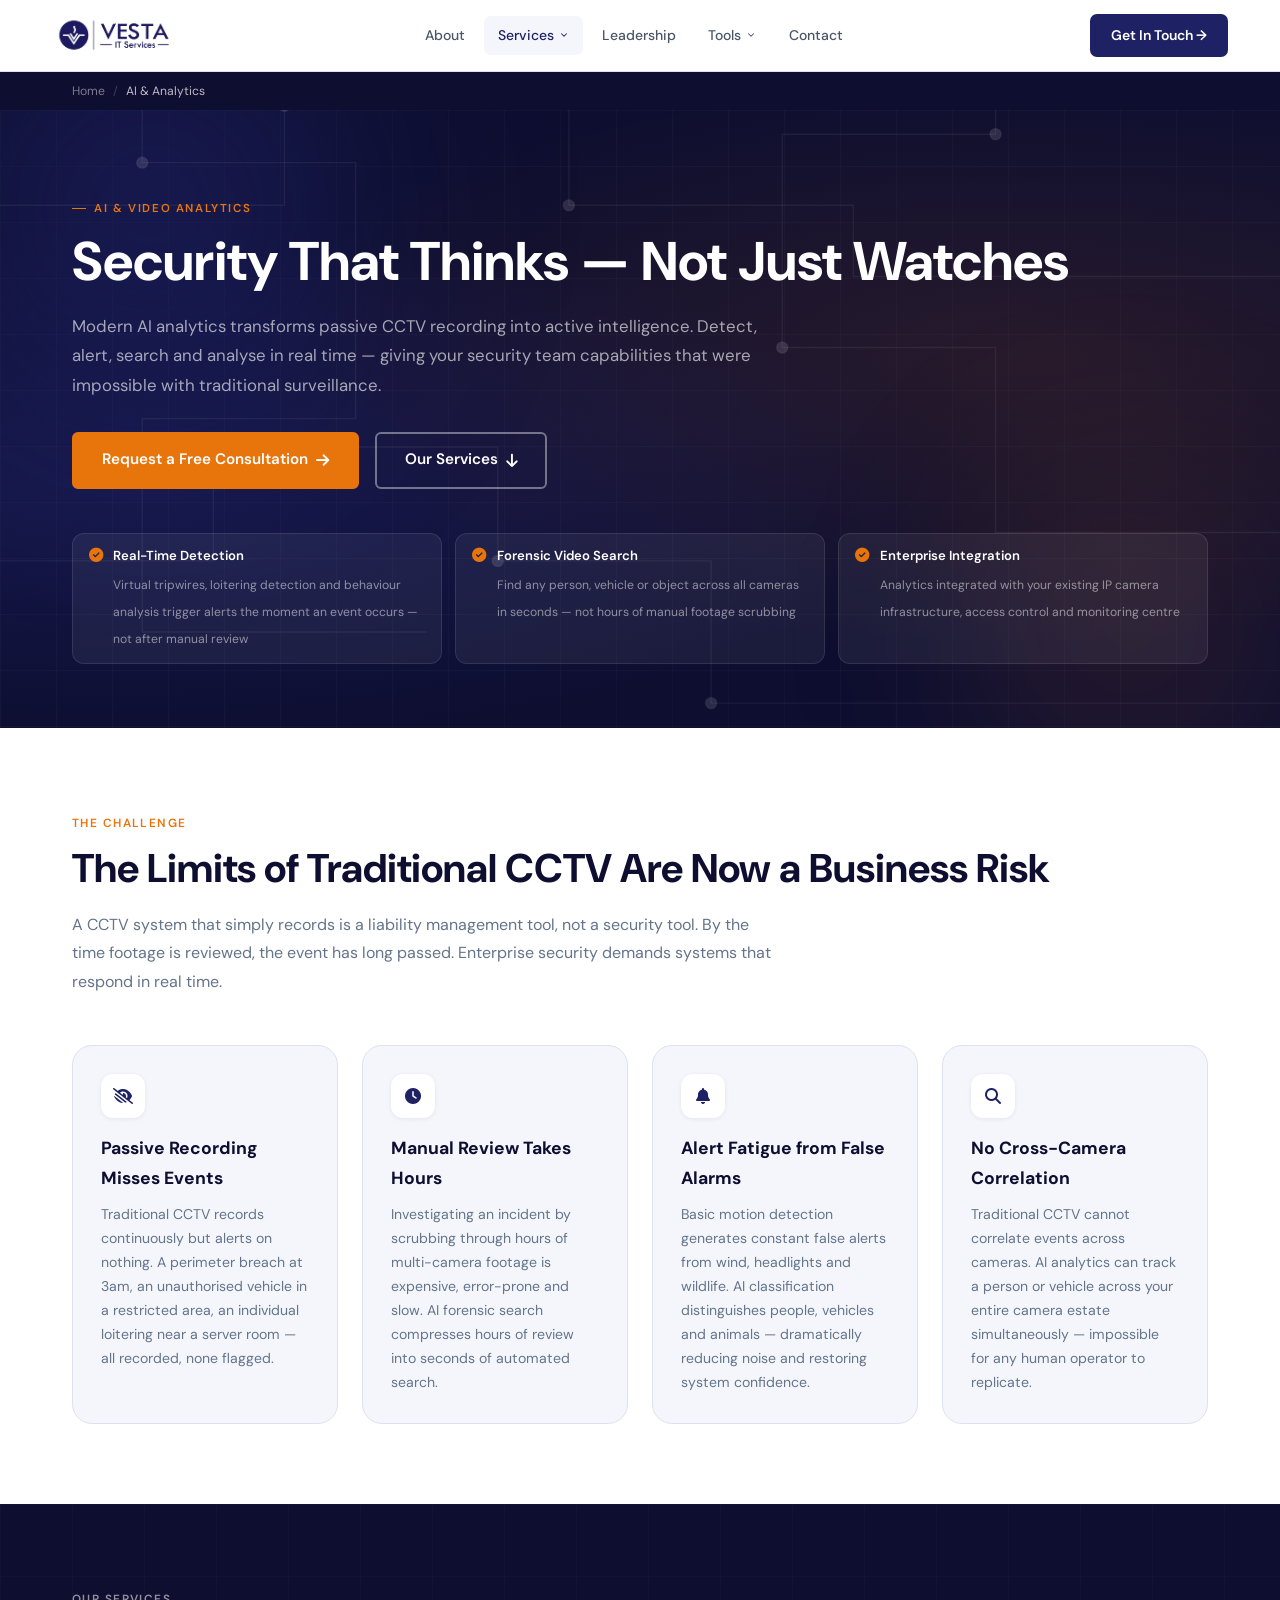
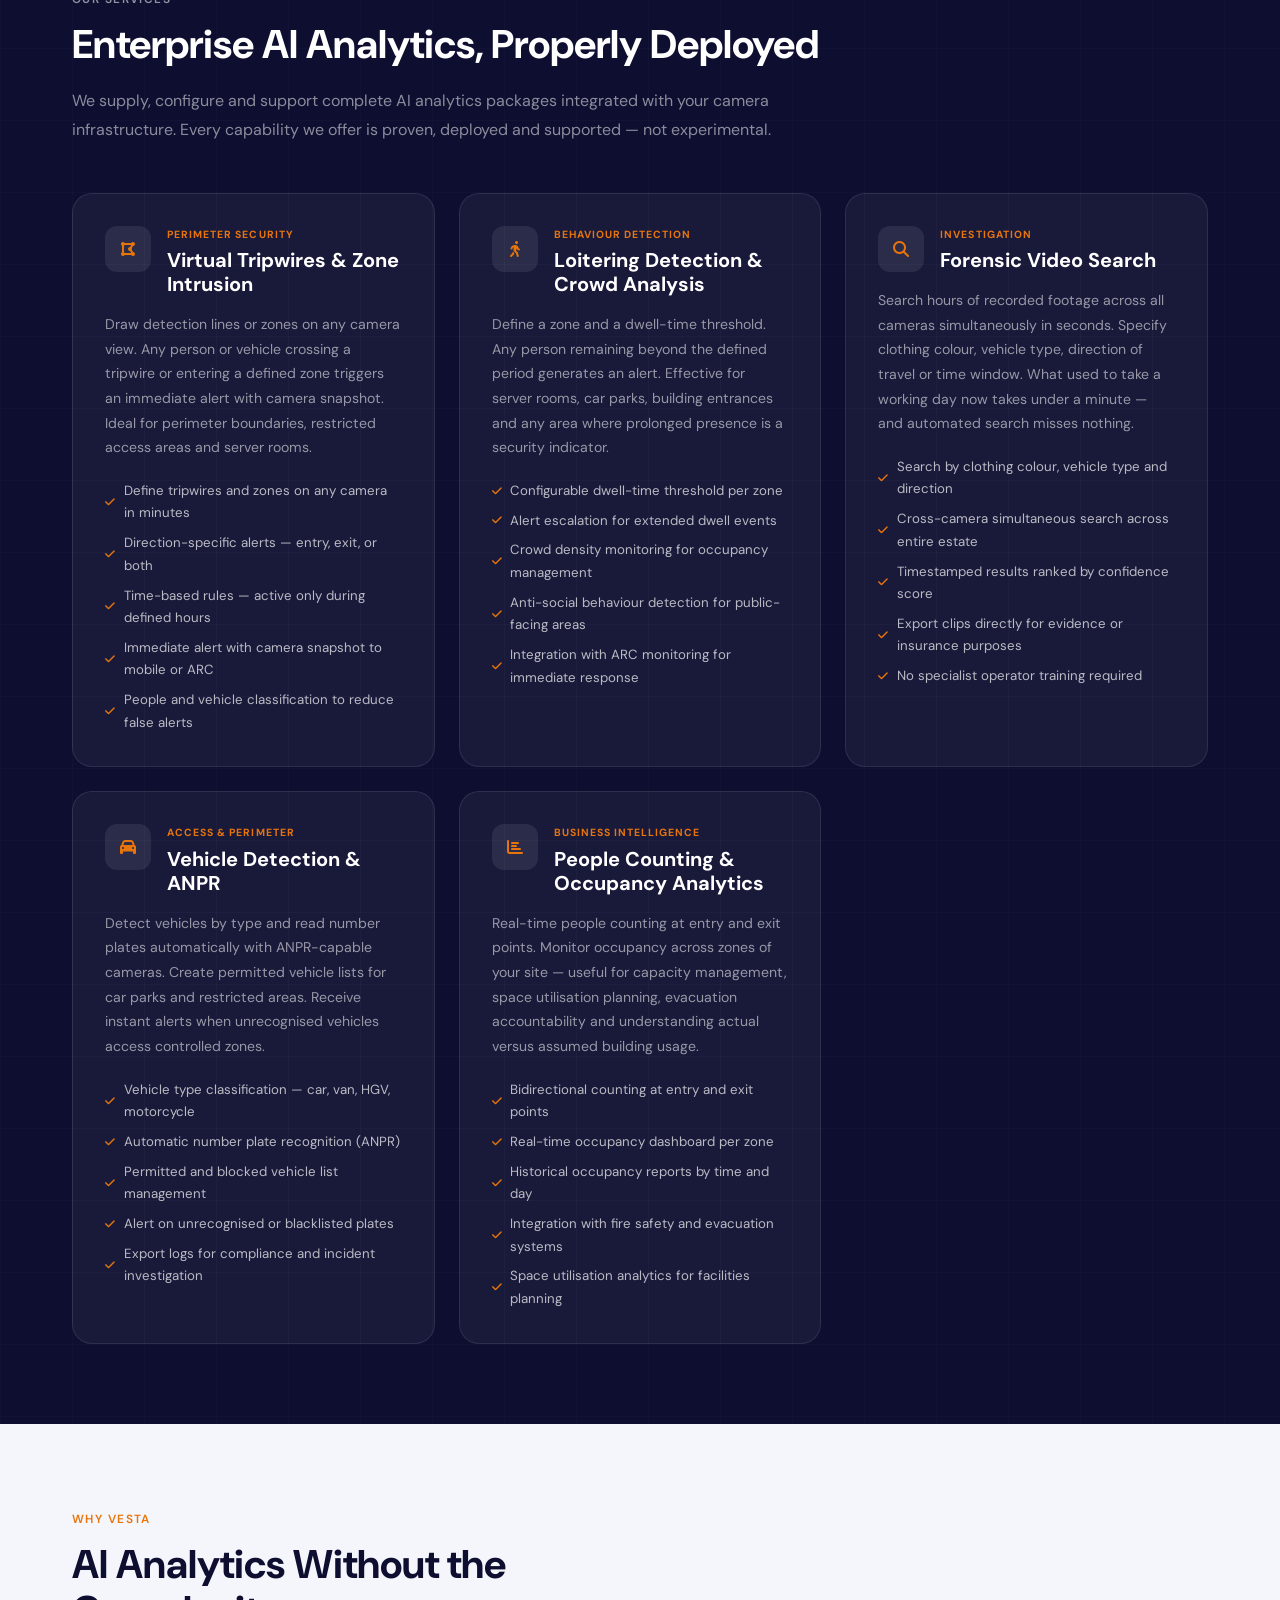
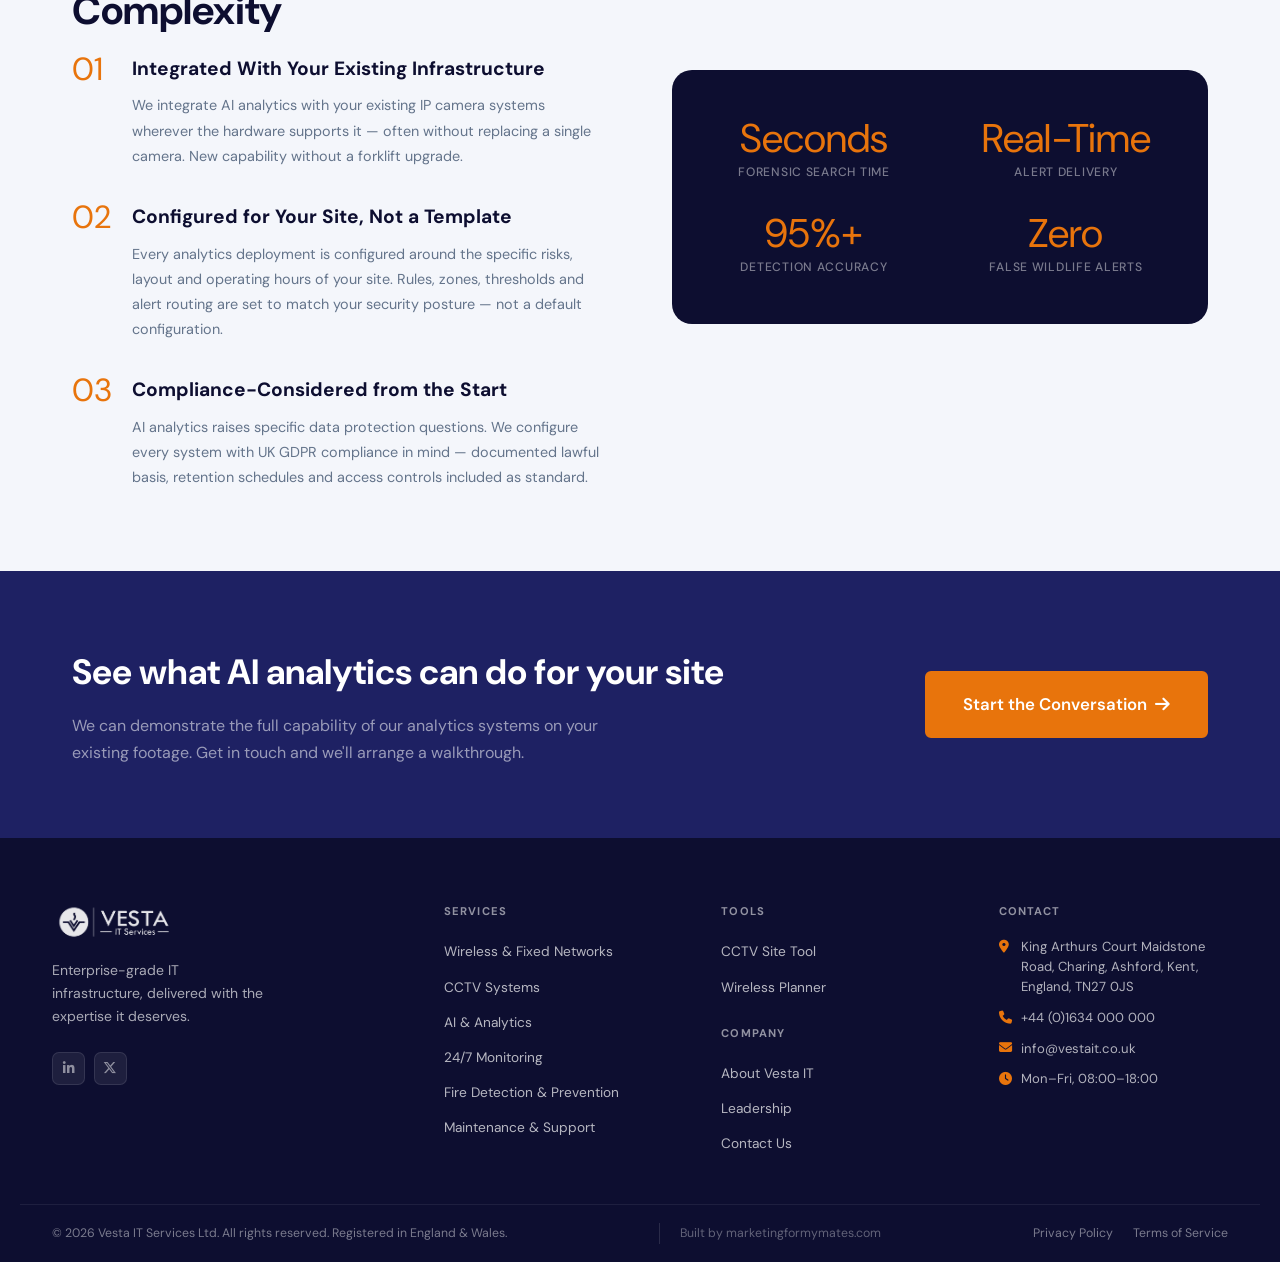
<file: ai-analytics.html>
<!DOCTYPE html>
<html lang="en">
<head>
<meta charset="UTF-8"/>
<meta name="viewport" content="width=device-width,initial-scale=1.0"/>
<title>AI &amp; Analytics | Vesta IT Services Ltd</title>
<meta name="description" content="AI-powered video analytics for enterprise security. Virtual tripwires, forensic video search, behaviour detection and automated alerting — integrated with your existing CCTV infrastructure."/>
  <link rel="preconnect" href="https://fonts.googleapis.com"/>
  <link rel="preconnect" href="https://fonts.gstatic.com" crossorigin/>
  <link href="https://fonts.googleapis.com/css2?family=DM+Sans:opsz,wght@9..40,300;9..40,400;9..40,500;9..40,600;9..40,700&display=swap" rel="stylesheet"/>
  <link rel="stylesheet" href="https://cdnjs.cloudflare.com/ajax/libs/font-awesome/6.5.0/css/all.min.css" crossorigin="anonymous"/>
  <script src="vesta.js" defer></script>
<style>
:root{
  --navy:#1E2163;--navy-dark:#141548;--navy-deeper:#0D0E30;
  --accent:#E8740C;--accent-lt:#F4974A;
  --steel:#4A5568;--mist:#F4F6FB;--white:#fff;--border:#DDE2EE;
  --text:#2D3748;--muted:#64748B;
  --rsm:6px;--rmd:12px;--rlg:20px;
  --shadow-sm:0 1px 4px rgba(30,33,99,.08);
  --shadow-md:0 4px 20px rgba(30,33,99,.12);
  --shadow-lg:0 12px 40px rgba(30,33,99,.16);
  --tr:.25s cubic-bezier(.4,0,.2,1);
  --fd:'DM Sans',system-ui,sans-serif;
  --fb:'DM Sans',system-ui,sans-serif;
}
*,*::before,*::after{box-sizing:border-box;margin:0;padding:0}
html{scroll-behavior:smooth;overflow-x:hidden}
body{font-family:var(--fb);color:var(--text);background:var(--white);line-height:1.7;-webkit-font-smoothing:antialiased;}
img{display:block;max-width:100%}a{text-decoration:none;color:inherit}ul{list-style:none}address{font-style:normal}
.container{width:100%;max-width:1200px;margin:0 auto;padding:0 2rem}
.btn{display:inline-flex;align-items:center;gap:.5rem;padding:.85rem 1.75rem;border-radius:var(--rsm);font-family:var(--fb);font-size:.95rem;font-weight:600;cursor:pointer;border:2px solid transparent;transition:var(--tr);white-space:nowrap}
.btn i{transition:transform var(--tr)}.btn:hover i{transform:translateX(3px)}
.btn--primary{background:var(--navy);color:var(--white);border-color:var(--navy)}
.btn--primary:hover{background:var(--navy-dark);transform:translateY(-1px);box-shadow:var(--shadow-md)}
.btn--accent{background:var(--accent);color:var(--white);border-color:var(--accent)}
.btn--accent:hover{background:var(--accent-lt);transform:translateY(-1px);box-shadow:0 6px 24px rgba(232,116,12,.35)}
.btn--ghost{background:transparent;color:var(--white);border-color:rgba(255,255,255,.4)}
.btn--ghost:hover{background:rgba(255,255,255,.1);border-color:rgba(255,255,255,.7)}
.btn--large{padding:1.1rem 2.25rem;font-size:1.05rem}.btn--full{width:100%;justify-content:center}
.reveal{opacity:0;transform:translateY(28px);transition:opacity .65s ease,transform .65s ease}
.reveal.visible{opacity:1;transform:translateY(0)}
.rd1{transition-delay:.1s}.rd2{transition-delay:.2s}.rd3{transition-delay:.3s}

.stag{display:inline-block;font-size:.74rem;font-weight:600;letter-spacing:.12em;text-transform:uppercase;color:var(--accent);margin-bottom:.75rem}
.stag--lt{color:rgba(255,255,255,.55)}
.sec-h2{font-family:var(--fd);font-size:clamp(1.8rem,3.5vw,2.5rem);color:var(--navy-deeper);margin-bottom:1.25rem;line-height:1.15}
.sec-h2--lt{color:var(--white)}
.sec-intro{font-size:1rem;color:var(--muted);max-width:64ch;line-height:1.8;margin-bottom:3rem}
.sec-intro--lt{color:rgba(255,255,255,.52)}
/* BREADCRUMB */
.breadcrumb{background:var(--navy-deeper);padding:.55rem 0}
.bc-inner{display:flex;align-items:center;gap:.5rem;font-size:.76rem;color:rgba(255,255,255,.42)}
.bc-inner a{color:rgba(255,255,255,.45);transition:color .2s}.bc-inner a:hover{color:var(--accent)}
.bc-sep{color:rgba(255,255,255,.2)}.bc-current{color:rgba(255,255,255,.72)}
/* PAGE HERO */
.page-hero{background:var(--navy-deeper);padding:5rem 0 4rem;position:relative;overflow:hidden}
.page-hero-bg{position:absolute;inset:0;background:radial-gradient(ellipse at 80% 40%,rgba(232,116,12,.12) 0%,transparent 55%),radial-gradient(ellipse at 10% 60%,rgba(30,33,99,.6) 0%,transparent 50%);pointer-events:none}
.page-hero-grid{position:absolute;inset:0;background-image:linear-gradient(rgba(255,255,255,.025) 1px,transparent 1px),linear-gradient(90deg,rgba(255,255,255,.025) 1px,transparent 1px);background-size:56px 56px;pointer-events:none}
.page-hero-c{position:relative;z-index:2}
.hero-tag{display:inline-flex;align-items:center;gap:.5rem;font-size:.72rem;font-weight:600;letter-spacing:.14em;text-transform:uppercase;color:var(--accent);margin-bottom:.85rem}
.hero-tag::before{content:'';width:14px;height:1.5px;background:var(--accent);display:inline-block}
.page-hero h1{font-family:var(--fd);font-size:clamp(2rem,5vw,3.4rem);color:var(--white);line-height:1.1;margin-bottom:1.25rem}
.page-hero-sub{font-size:1.05rem;color:rgba(255,255,255,.62);max-width:58ch;margin-bottom:2rem;line-height:1.75}
.hero-btns{display:flex;gap:1rem;flex-wrap:wrap;margin-bottom:2.75rem}
.hero-pills{display:flex;flex-wrap:wrap;gap:.85rem}
.h-pill{display:flex;align-items:flex-start;gap:.65rem;background:rgba(255,255,255,.06);border:1px solid rgba(255,255,255,.1);border-radius:var(--rmd);padding:.7rem 1rem;min-width:200px;flex:1}
.h-pill i{color:var(--accent);font-size:.9rem;margin-top:.15rem;flex-shrink:0}
.h-pill strong{display:block;font-size:.82rem;font-weight:600;color:var(--white);margin-bottom:.15rem}
.h-pill span{font-size:.76rem;color:rgba(255,255,255,.5);line-height:1.4}
/* CHALLENGE */
.challenge{padding:5rem 0;background:var(--white)}
.chal-grid{display:grid;grid-template-columns:repeat(auto-fit,minmax(260px,1fr));gap:1.5rem}
.chal-card{background:var(--mist);border:1px solid var(--border);border-radius:var(--rlg);padding:1.75rem}
.chal-icon{width:44px;height:44px;background:var(--white);border-radius:var(--rmd);display:flex;align-items:center;justify-content:center;color:var(--navy);font-size:1rem;margin-bottom:1rem;box-shadow:var(--shadow-sm)}
.chal-card h3{font-family:var(--fd);font-size:1.1rem;color:var(--navy-deeper);margin-bottom:.6rem}
.chal-card p{font-size:.88rem;color:var(--muted);line-height:1.7}
/* SERVICES DARK */
.services-sec{padding:5rem 0;background:var(--navy-deeper);position:relative;overflow:hidden}
.services-sec-bg{position:absolute;inset:0;background-image:linear-gradient(rgba(255,255,255,.02) 1px,transparent 1px),linear-gradient(90deg,rgba(255,255,255,.02) 1px,transparent 1px);background-size:72px 72px;pointer-events:none}
.services-sec-c{position:relative;z-index:2}
.svc-blocks{display:grid;grid-template-columns:repeat(auto-fit,minmax(340px,1fr));gap:1.5rem;margin-top:3rem}
.svc-block{background:rgba(255,255,255,.05);border:1px solid rgba(255,255,255,.09);border-radius:var(--rlg);padding:2rem;transition:border-color var(--tr),background var(--tr)}
.svc-block:hover{border-color:rgba(232,116,12,.4);background:rgba(255,255,255,.07)}
.svc-block-head{display:flex;align-items:flex-start;gap:1rem;margin-bottom:1rem}
.svc-block-icon{width:46px;height:46px;background:rgba(255,255,255,.08);border-radius:var(--rmd);display:flex;align-items:center;justify-content:center;color:var(--accent);font-size:1rem;flex-shrink:0}
.svc-block-tag{font-size:.65rem;font-weight:700;letter-spacing:.1em;text-transform:uppercase;color:var(--accent);margin-bottom:.3rem}
.svc-block-title{font-family:var(--fd);font-size:1.25rem;color:var(--white);line-height:1.2}
.svc-block-desc{font-size:.88rem;color:rgba(255,255,255,.55);line-height:1.75;margin-bottom:1.25rem}
.svc-block-feats{display:flex;flex-direction:column;gap:.45rem}
.svc-block-feats li{display:flex;align-items:center;gap:.55rem;font-size:.83rem;color:rgba(255,255,255,.7)}
.svc-block-feats li i{color:var(--accent);font-size:.7rem;flex-shrink:0}
/* WHY */
.why-sec{padding:5rem 0;background:var(--mist)}
.why-grid{display:grid;grid-template-columns:1fr 1fr;gap:4rem;align-items:center}
.why-items{display:flex;flex-direction:column;gap:2rem}
.why-item{display:flex;gap:1.25rem;align-items:flex-start}
.why-num{font-family:var(--fd);font-size:2rem;color:var(--accent);line-height:1;flex-shrink:0;width:40px}
.why-item h3{font-family:var(--fd);font-size:1.2rem;color:var(--navy-deeper);margin-bottom:.5rem}
.why-item p{font-size:.9rem;color:var(--muted);line-height:1.75}
.stats-box{background:var(--navy-deeper);border-radius:var(--rlg);padding:3rem 2rem;display:grid;grid-template-columns:1fr 1fr;gap:2rem}
.stat-item{text-align:center}
.stat-n{display:block;font-family:var(--fd);font-size:2.5rem;color:var(--accent);line-height:1;margin-bottom:.4rem}
.stat-l{display:block;font-size:.76rem;font-weight:500;color:rgba(255,255,255,.45);text-transform:uppercase;letter-spacing:.06em;line-height:1.4}
/* CTA */
.cta-sec{background:var(--navy);padding:4.5rem 0}
.cta-inner{display:flex;align-items:center;justify-content:space-between;gap:2rem;flex-wrap:wrap}
.cta-h2{font-family:var(--fd);font-size:clamp(1.6rem,3vw,2.2rem);color:var(--white);margin-bottom:.6rem}
.cta-sub{font-size:1rem;color:rgba(255,255,255,.55);max-width:50ch}
/* RESPONSIVE */
@media(max-width:1024px){.why-grid{grid-template-columns:1fr;gap:3rem}}
@media(max-width:768px){
  .hero-pills .h-pill{min-width:100%}
  .svc-blocks{grid-template-columns:1fr}
  .stats-box{grid-template-columns:1fr 1fr}
  .cta-inner{flex-direction:column;text-align:center}
  .cta-inner .btn{width:100%;justify-content:center}
}
@media(max-width:480px){.container{padding:0 1.25rem}.page-hero{padding:4rem 0 3rem}}

/* Hero circuit background (shared with homepage) */
.page-hero-orb{position:absolute;border-radius:50%;filter:blur(80px);pointer-events:none}
.page-hero-orb--1{width:600px;height:600px;top:-200px;left:-150px;background:radial-gradient(circle,rgba(30,33,99,.8) 0%,transparent 70%)}
.page-hero-orb--2{width:500px;height:500px;bottom:-150px;right:-100px;background:radial-gradient(circle,rgba(232,116,12,.15) 0%,transparent 70%)}
.page-hero-circuit{position:absolute;inset:0;width:100%;height:100%;pointer-events:none}
</style>
</head>
<body>
<div id="vesta-header"></div>

<div class="breadcrumb">
  <div class="container bc-inner">
    <a href="index.html">Home</a>
    <span class="bc-sep">/</span>
    <span class="bc-current">AI &amp; Analytics</span>
  </div>
</div>

<section class="page-hero" id="top">
  <div class="page-hero-bg" aria-hidden="true"></div>
  <div class="page-hero-grid" aria-hidden="true"></div>
  <div class="page-hero-orb page-hero-orb--1" aria-hidden="true"></div>
  <div class="page-hero-orb page-hero-orb--2" aria-hidden="true"></div>
  <svg class="page-hero-circuit" aria-hidden="true" viewBox="0 0 900 600" xmlns="http://www.w3.org/2000/svg" preserveAspectRatio="xMidYMid slice">
    <g stroke="rgba(255,255,255,0.06)" fill="none" stroke-width="1">
      <path d="M0 150 H200 V80 H400 V150 H600 V200 H900"/><path d="M100 0 V120 H250 V300 H100 V450 H300"/>
      <path d="M700 0 V100 H550 V250 H700 V380 H900"/><path d="M0 400 H150 V320 H350 V400 H500 V500 H900"/>
      <circle cx="200" cy="80" r="4" fill="rgba(255,255,255,0.12)"/><circle cx="400" cy="150" r="4" fill="rgba(255,255,255,0.12)"/>
      <circle cx="550" cy="250" r="4" fill="rgba(255,255,255,0.12)"/><circle cx="350" cy="400" r="4" fill="rgba(255,255,255,0.12)"/>
      <circle cx="150" cy="320" r="4" fill="rgba(255,255,255,0.12)"/><circle cx="700" cy="100" r="4" fill="rgba(255,255,255,0.12)"/>
      <circle cx="500" cy="500" r="4" fill="rgba(255,255,255,0.12)"/><circle cx="100" cy="120" r="4" fill="rgba(255,255,255,0.12)"/>
    </g>
  </svg>
  <div class="container page-hero-c">
    <div class="hero-tag">AI &amp; Video Analytics</div>
    <h1>Security That Thinks — Not Just Watches</h1>
    <p class="page-hero-sub">Modern AI analytics transforms passive CCTV recording into active intelligence. Detect, alert, search and analyse in real time — giving your security team capabilities that were impossible with traditional surveillance.</p>
    <div class="hero-btns">
      <a href="index.html#contact" class="btn btn--accent">Request a Free Consultation <i class="fa-solid fa-arrow-right" aria-hidden="true"></i></a>
      <a href="#services" class="btn btn--ghost">Our Services <i class="fa-solid fa-arrow-down" aria-hidden="true"></i></a>
    </div>
    <div class="hero-pills"><div class="h-pill"><i class="fa-solid fa-check-circle" aria-hidden="true"></i><div><strong>Real-Time Detection</strong><span>Virtual tripwires, loitering detection and behaviour analysis trigger alerts the moment an event occurs — not after manual review</span></div></div><div class="h-pill"><i class="fa-solid fa-check-circle" aria-hidden="true"></i><div><strong>Forensic Video Search</strong><span>Find any person, vehicle or object across all cameras in seconds — not hours of manual footage scrubbing</span></div></div><div class="h-pill"><i class="fa-solid fa-check-circle" aria-hidden="true"></i><div><strong>Enterprise Integration</strong><span>Analytics integrated with your existing IP camera infrastructure, access control and monitoring centre</span></div></div></div>
  </div>
</section>

<section class="challenge" id="challenge" aria-labelledby="chal-title">
  <div class="container">
    <span class="stag reveal">The Challenge</span>
    <h2 class="sec-h2 reveal" id="chal-title">The Limits of Traditional CCTV Are Now a Business Risk</h2>
    <p class="sec-intro reveal">A CCTV system that simply records is a liability management tool, not a security tool. By the time footage is reviewed, the event has long passed. Enterprise security demands systems that respond in real time.</p>
    <div class="chal-grid"><div class="chal-card reveal rd1"><div class="chal-icon"><i class="fa-solid fa-eye-low-vision" aria-hidden="true"></i></div><h3>Passive Recording Misses Events</h3><p>Traditional CCTV records continuously but alerts on nothing. A perimeter breach at 3am, an unauthorised vehicle in a restricted area, an individual loitering near a server room — all recorded, none flagged.</p></div><div class="chal-card reveal rd2"><div class="chal-icon"><i class="fa-solid fa-clock" aria-hidden="true"></i></div><h3>Manual Review Takes Hours</h3><p>Investigating an incident by scrubbing through hours of multi-camera footage is expensive, error-prone and slow. AI forensic search compresses hours of review into seconds of automated search.</p></div><div class="chal-card reveal rd3"><div class="chal-icon"><i class="fa-solid fa-bell" aria-hidden="true"></i></div><h3>Alert Fatigue from False Alarms</h3><p>Basic motion detection generates constant false alerts from wind, headlights and wildlife. AI classification distinguishes people, vehicles and animals — dramatically reducing noise and restoring system confidence.</p></div><div class="chal-card reveal rd1"><div class="chal-icon"><i class="fa-solid fa-magnifying-glass" aria-hidden="true"></i></div><h3>No Cross-Camera Correlation</h3><p>Traditional CCTV cannot correlate events across cameras. AI analytics can track a person or vehicle across your entire camera estate simultaneously — impossible for any human operator to replicate.</p></div></div>
  </div>
</section>

<section class="services-sec" id="services" aria-labelledby="svc-title">
  <div class="services-sec-bg" aria-hidden="true"></div>
  <div class="container services-sec-c">
    <span class="stag stag--lt reveal">Our Services</span>
    <h2 class="sec-h2 sec-h2--lt reveal" id="svc-title">Enterprise AI Analytics, Properly Deployed</h2>
    <p class="sec-intro sec-intro--lt reveal">We supply, configure and support complete AI analytics packages integrated with your camera infrastructure. Every capability we offer is proven, deployed and supported — not experimental.</p>
    <div class="svc-blocks"><div class="svc-block reveal"><div class="svc-block-head"><div class="svc-block-icon"><i class="fa-solid fa-draw-polygon" aria-hidden="true"></i></div><div><div class="svc-block-tag">Perimeter Security</div><h3 class="svc-block-title">Virtual Tripwires &amp; Zone Intrusion</h3></div></div><p class="svc-block-desc">Draw detection lines or zones on any camera view. Any person or vehicle crossing a tripwire or entering a defined zone triggers an immediate alert with camera snapshot. Ideal for perimeter boundaries, restricted access areas and server rooms.</p><ul class="svc-block-feats"><li><i class="fa-solid fa-check" aria-hidden="true"></i>Define tripwires and zones on any camera in minutes</li><li><i class="fa-solid fa-check" aria-hidden="true"></i>Direction-specific alerts — entry, exit, or both</li><li><i class="fa-solid fa-check" aria-hidden="true"></i>Time-based rules — active only during defined hours</li><li><i class="fa-solid fa-check" aria-hidden="true"></i>Immediate alert with camera snapshot to mobile or ARC</li><li><i class="fa-solid fa-check" aria-hidden="true"></i>People and vehicle classification to reduce false alerts</li></ul></div><div class="svc-block reveal"><div class="svc-block-head"><div class="svc-block-icon"><i class="fa-solid fa-person-walking" aria-hidden="true"></i></div><div><div class="svc-block-tag">Behaviour Detection</div><h3 class="svc-block-title">Loitering Detection &amp; Crowd Analysis</h3></div></div><p class="svc-block-desc">Define a zone and a dwell-time threshold. Any person remaining beyond the defined period generates an alert. Effective for server rooms, car parks, building entrances and any area where prolonged presence is a security indicator.</p><ul class="svc-block-feats"><li><i class="fa-solid fa-check" aria-hidden="true"></i>Configurable dwell-time threshold per zone</li><li><i class="fa-solid fa-check" aria-hidden="true"></i>Alert escalation for extended dwell events</li><li><i class="fa-solid fa-check" aria-hidden="true"></i>Crowd density monitoring for occupancy management</li><li><i class="fa-solid fa-check" aria-hidden="true"></i>Anti-social behaviour detection for public-facing areas</li><li><i class="fa-solid fa-check" aria-hidden="true"></i>Integration with ARC monitoring for immediate response</li></ul></div><div class="svc-block reveal"><div class="svc-block-head"><div class="svc-block-icon"><i class="fa-solid fa-magnifying-glass" aria-hidden="true"></i></div><div><div class="svc-block-tag">Investigation</div><h3 class="svc-block-title">Forensic Video Search</h3></div></div><p class="svc-block-desc">Search hours of recorded footage across all cameras simultaneously in seconds. Specify clothing colour, vehicle type, direction of travel or time window. What used to take a working day now takes under a minute — and automated search misses nothing.</p><ul class="svc-block-feats"><li><i class="fa-solid fa-check" aria-hidden="true"></i>Search by clothing colour, vehicle type and direction</li><li><i class="fa-solid fa-check" aria-hidden="true"></i>Cross-camera simultaneous search across entire estate</li><li><i class="fa-solid fa-check" aria-hidden="true"></i>Timestamped results ranked by confidence score</li><li><i class="fa-solid fa-check" aria-hidden="true"></i>Export clips directly for evidence or insurance purposes</li><li><i class="fa-solid fa-check" aria-hidden="true"></i>No specialist operator training required</li></ul></div><div class="svc-block reveal"><div class="svc-block-head"><div class="svc-block-icon"><i class="fa-solid fa-car" aria-hidden="true"></i></div><div><div class="svc-block-tag">Access &amp; Perimeter</div><h3 class="svc-block-title">Vehicle Detection &amp; ANPR</h3></div></div><p class="svc-block-desc">Detect vehicles by type and read number plates automatically with ANPR-capable cameras. Create permitted vehicle lists for car parks and restricted areas. Receive instant alerts when unrecognised vehicles access controlled zones.</p><ul class="svc-block-feats"><li><i class="fa-solid fa-check" aria-hidden="true"></i>Vehicle type classification — car, van, HGV, motorcycle</li><li><i class="fa-solid fa-check" aria-hidden="true"></i>Automatic number plate recognition (ANPR)</li><li><i class="fa-solid fa-check" aria-hidden="true"></i>Permitted and blocked vehicle list management</li><li><i class="fa-solid fa-check" aria-hidden="true"></i>Alert on unrecognised or blacklisted plates</li><li><i class="fa-solid fa-check" aria-hidden="true"></i>Export logs for compliance and incident investigation</li></ul></div><div class="svc-block reveal"><div class="svc-block-head"><div class="svc-block-icon"><i class="fa-solid fa-chart-bar" aria-hidden="true"></i></div><div><div class="svc-block-tag">Business Intelligence</div><h3 class="svc-block-title">People Counting &amp; Occupancy Analytics</h3></div></div><p class="svc-block-desc">Real-time people counting at entry and exit points. Monitor occupancy across zones of your site — useful for capacity management, space utilisation planning, evacuation accountability and understanding actual versus assumed building usage.</p><ul class="svc-block-feats"><li><i class="fa-solid fa-check" aria-hidden="true"></i>Bidirectional counting at entry and exit points</li><li><i class="fa-solid fa-check" aria-hidden="true"></i>Real-time occupancy dashboard per zone</li><li><i class="fa-solid fa-check" aria-hidden="true"></i>Historical occupancy reports by time and day</li><li><i class="fa-solid fa-check" aria-hidden="true"></i>Integration with fire safety and evacuation systems</li><li><i class="fa-solid fa-check" aria-hidden="true"></i>Space utilisation analytics for facilities planning</li></ul></div></div>
  </div>
</section>

<section class="why-sec" aria-labelledby="why-title">
  <div class="container">
    <div class="why-grid">
      <div>
        <span class="stag reveal">Why Vesta</span>
        <h2 class="sec-h2 reveal" id="why-title">AI Analytics Without the Complexity</h2>
        <div class="why-items"><div class="why-item reveal rd1"><div class="why-num">01</div><div><h3>Integrated With Your Existing Infrastructure</h3><p>We integrate AI analytics with your existing IP camera systems wherever the hardware supports it — often without replacing a single camera. New capability without a forklift upgrade.</p></div></div><div class="why-item reveal rd2"><div class="why-num">02</div><div><h3>Configured for Your Site, Not a Template</h3><p>Every analytics deployment is configured around the specific risks, layout and operating hours of your site. Rules, zones, thresholds and alert routing are set to match your security posture — not a default configuration.</p></div></div><div class="why-item reveal rd3"><div class="why-num">03</div><div><h3>Compliance-Considered from the Start</h3><p>AI analytics raises specific data protection questions. We configure every system with UK GDPR compliance in mind — documented lawful basis, retention schedules and access controls included as standard.</p></div></div></div>
      </div>
      <div class="stats-box" aria-label="Key statistics"><div class="stat-item"><span class="stat-n">Seconds</span><span class="stat-l">Forensic Search Time</span></div><div class="stat-item"><span class="stat-n">Real-Time</span><span class="stat-l">Alert Delivery</span></div><div class="stat-item"><span class="stat-n">95%+</span><span class="stat-l">Detection Accuracy</span></div><div class="stat-item"><span class="stat-n">Zero</span><span class="stat-l">False Wildlife Alerts</span></div></div>
    </div>
  </div>
</section>

<section class="cta-sec" aria-labelledby="cta-title">
  <div class="container cta-inner">
    <div>
      <h2 class="cta-h2" id="cta-title">See what AI analytics can do for your site</h2>
      <p class="cta-sub">We can demonstrate the full capability of our analytics systems on your existing footage. Get in touch and we'll arrange a walkthrough.</p>
    </div>
    <a href="index.html#contact" class="btn btn--accent btn--large">
      Start the Conversation <i class="fa-solid fa-arrow-right" aria-hidden="true"></i>
    </a>
  </div>
</section>

<footer id="vesta-footer" role="contentinfo"></footer>
</body>
</html>
</file>
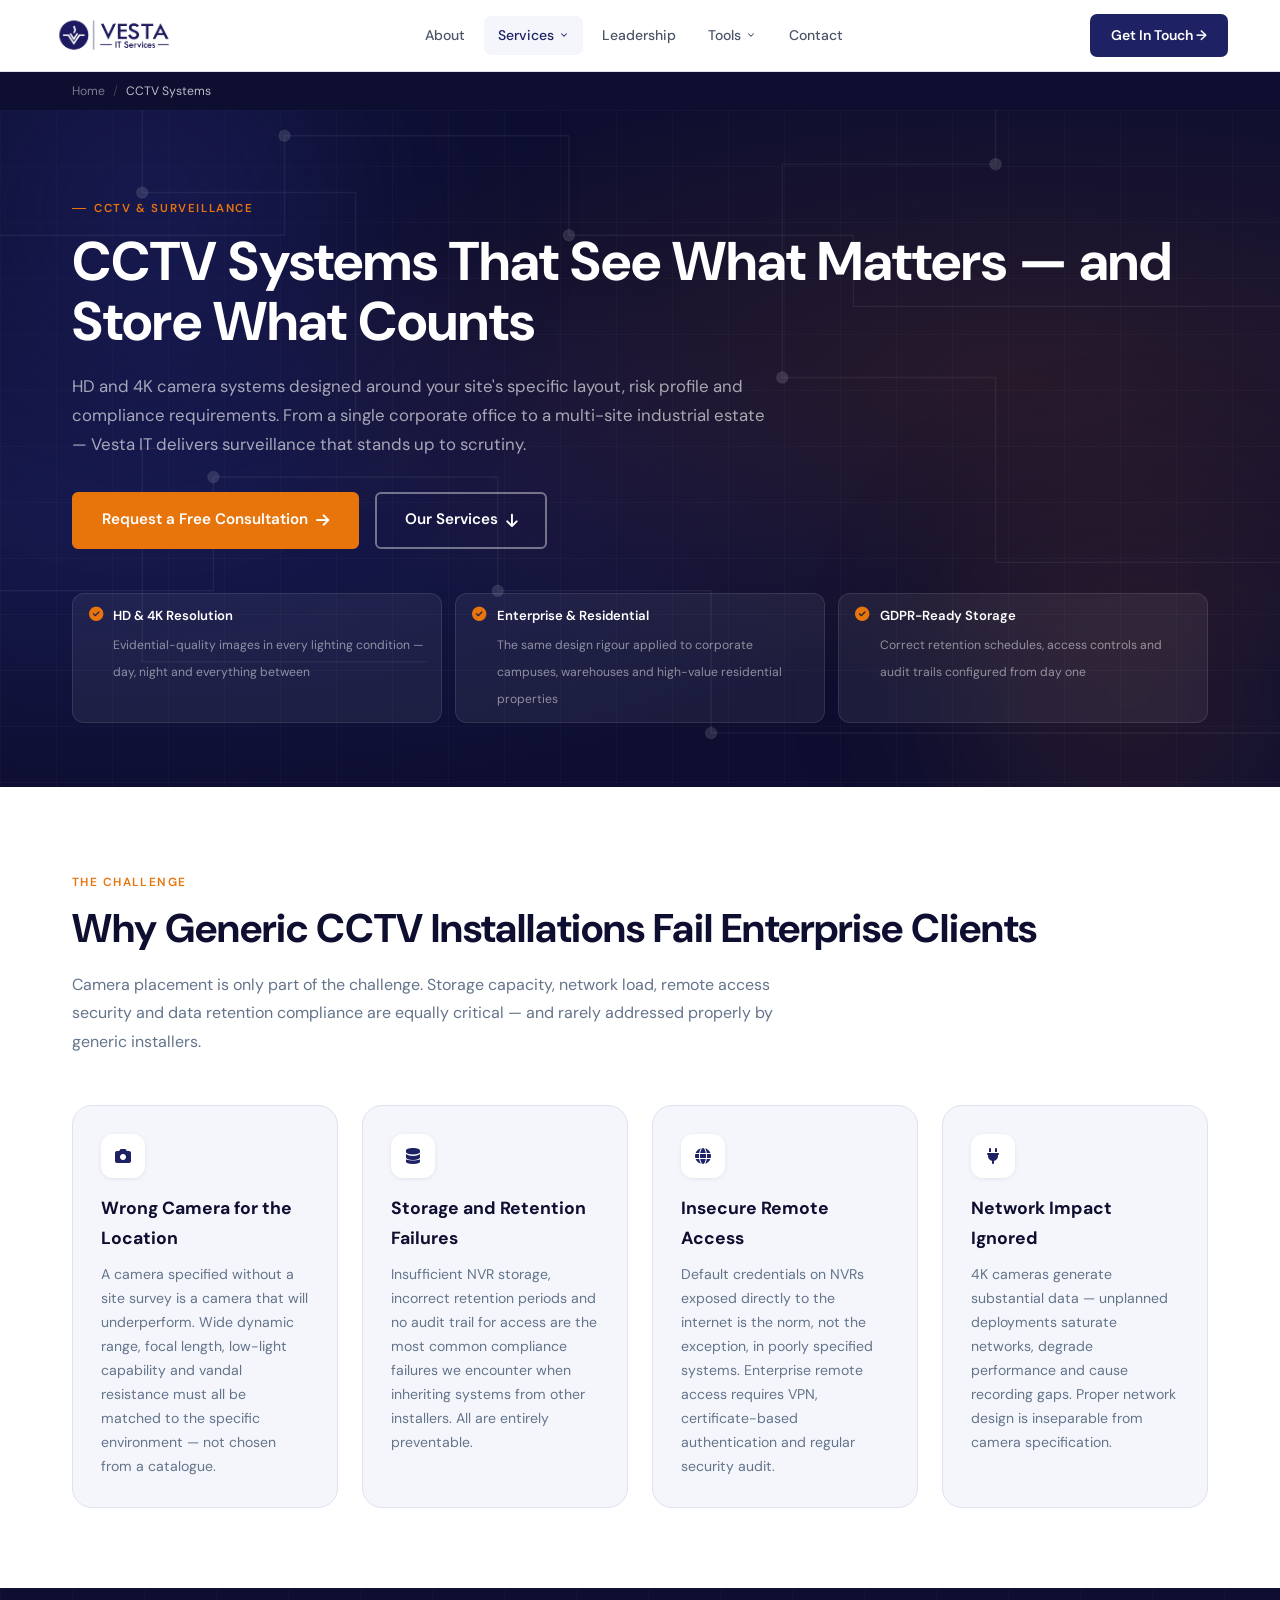
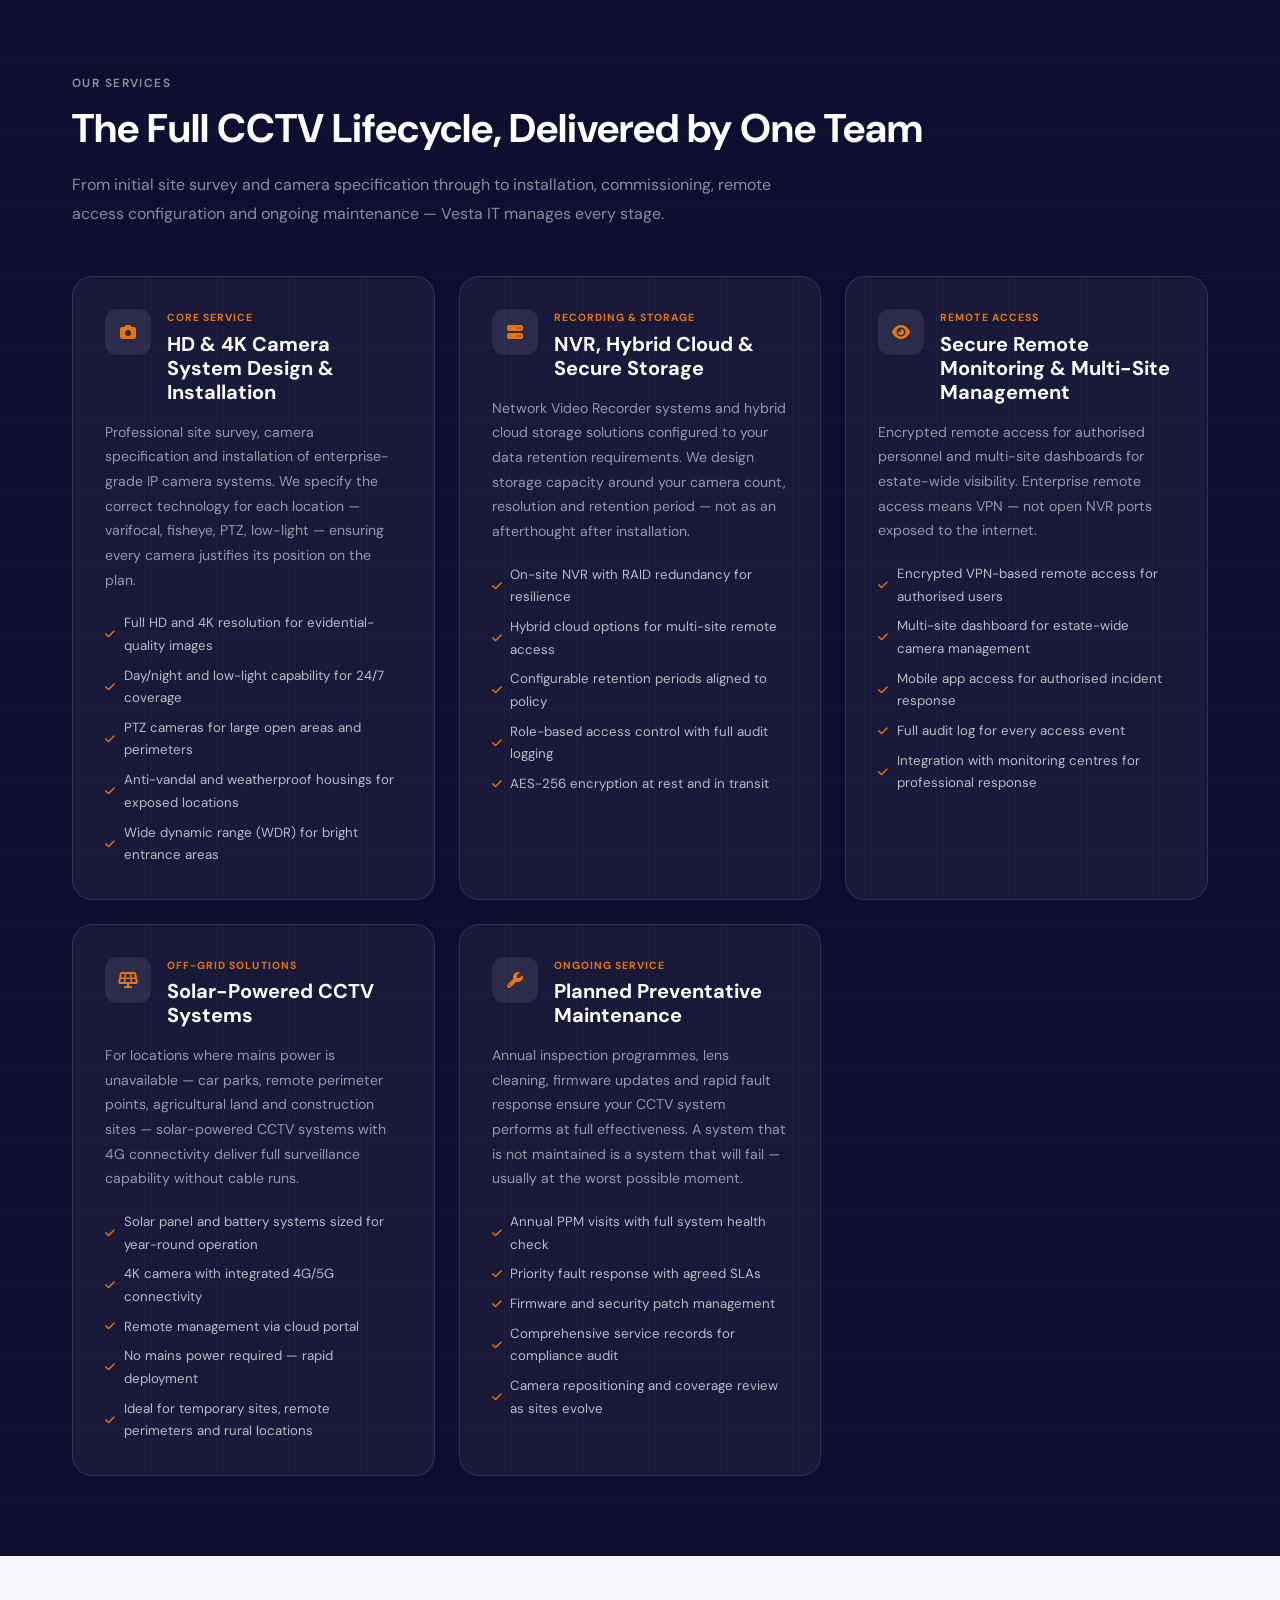
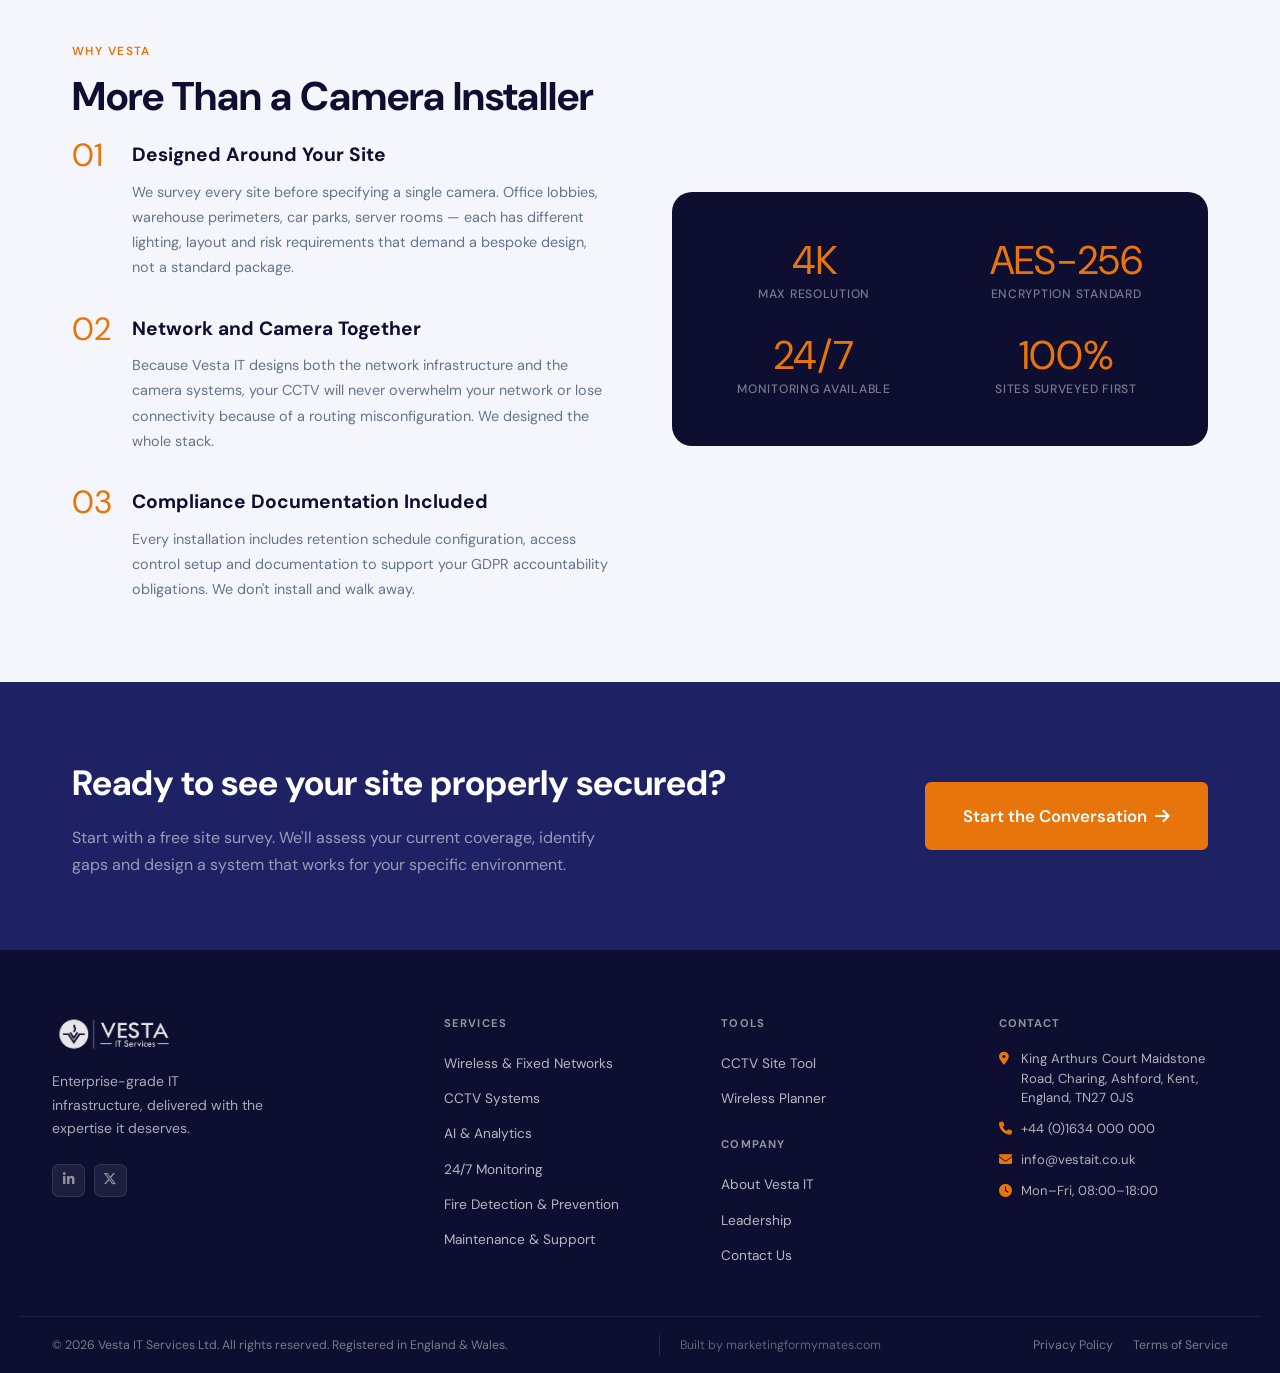
<file: cctv.html>
<!DOCTYPE html>
<html lang="en">
<head>
<meta charset="UTF-8"/>
<meta name="viewport" content="width=device-width,initial-scale=1.0"/>
<title>CCTV Systems | Vesta IT Services Ltd</title>
<meta name="description" content="HD and 4K CCTV systems for corporate offices, industrial sites and residential properties. Designed, installed and maintained by Vesta IT Services Ltd."/>
  <link rel="preconnect" href="https://fonts.googleapis.com"/>
  <link rel="preconnect" href="https://fonts.gstatic.com" crossorigin/>
  <link href="https://fonts.googleapis.com/css2?family=DM+Sans:opsz,wght@9..40,300;9..40,400;9..40,500;9..40,600;9..40,700&display=swap" rel="stylesheet"/>
  <link rel="stylesheet" href="https://cdnjs.cloudflare.com/ajax/libs/font-awesome/6.5.0/css/all.min.css" crossorigin="anonymous"/>
  <script src="vesta.js" defer></script>
<style>
:root{
  --navy:#1E2163;--navy-dark:#141548;--navy-deeper:#0D0E30;
  --accent:#E8740C;--accent-lt:#F4974A;
  --steel:#4A5568;--mist:#F4F6FB;--white:#fff;--border:#DDE2EE;
  --text:#2D3748;--muted:#64748B;
  --rsm:6px;--rmd:12px;--rlg:20px;
  --shadow-sm:0 1px 4px rgba(30,33,99,.08);
  --shadow-md:0 4px 20px rgba(30,33,99,.12);
  --shadow-lg:0 12px 40px rgba(30,33,99,.16);
  --tr:.25s cubic-bezier(.4,0,.2,1);
  --fd:'DM Sans',system-ui,sans-serif;
  --fb:'DM Sans',system-ui,sans-serif;
}
*,*::before,*::after{box-sizing:border-box;margin:0;padding:0}
html{scroll-behavior:smooth;overflow-x:hidden}
body{font-family:var(--fb);color:var(--text);background:var(--white);line-height:1.7;-webkit-font-smoothing:antialiased;}
img{display:block;max-width:100%}a{text-decoration:none;color:inherit}ul{list-style:none}address{font-style:normal}
.container{width:100%;max-width:1200px;margin:0 auto;padding:0 2rem}
.btn{display:inline-flex;align-items:center;gap:.5rem;padding:.85rem 1.75rem;border-radius:var(--rsm);font-family:var(--fb);font-size:.95rem;font-weight:600;cursor:pointer;border:2px solid transparent;transition:var(--tr);white-space:nowrap}
.btn i{transition:transform var(--tr)}.btn:hover i{transform:translateX(3px)}
.btn--primary{background:var(--navy);color:var(--white);border-color:var(--navy)}
.btn--primary:hover{background:var(--navy-dark);transform:translateY(-1px);box-shadow:var(--shadow-md)}
.btn--accent{background:var(--accent);color:var(--white);border-color:var(--accent)}
.btn--accent:hover{background:var(--accent-lt);transform:translateY(-1px);box-shadow:0 6px 24px rgba(232,116,12,.35)}
.btn--ghost{background:transparent;color:var(--white);border-color:rgba(255,255,255,.4)}
.btn--ghost:hover{background:rgba(255,255,255,.1);border-color:rgba(255,255,255,.7)}
.btn--large{padding:1.1rem 2.25rem;font-size:1.05rem}.btn--full{width:100%;justify-content:center}
.reveal{opacity:0;transform:translateY(28px);transition:opacity .65s ease,transform .65s ease}
.reveal.visible{opacity:1;transform:translateY(0)}
.rd1{transition-delay:.1s}.rd2{transition-delay:.2s}.rd3{transition-delay:.3s}

.stag{display:inline-block;font-size:.74rem;font-weight:600;letter-spacing:.12em;text-transform:uppercase;color:var(--accent);margin-bottom:.75rem}
.stag--lt{color:rgba(255,255,255,.55)}
.sec-h2{font-family:var(--fd);font-size:clamp(1.8rem,3.5vw,2.5rem);color:var(--navy-deeper);margin-bottom:1.25rem;line-height:1.15}
.sec-h2--lt{color:var(--white)}
.sec-intro{font-size:1rem;color:var(--muted);max-width:64ch;line-height:1.8;margin-bottom:3rem}
.sec-intro--lt{color:rgba(255,255,255,.52)}
/* BREADCRUMB */
.breadcrumb{background:var(--navy-deeper);padding:.55rem 0}
.bc-inner{display:flex;align-items:center;gap:.5rem;font-size:.76rem;color:rgba(255,255,255,.42)}
.bc-inner a{color:rgba(255,255,255,.45);transition:color .2s}.bc-inner a:hover{color:var(--accent)}
.bc-sep{color:rgba(255,255,255,.2)}.bc-current{color:rgba(255,255,255,.72)}
/* PAGE HERO */
.page-hero{background:var(--navy-deeper);padding:5rem 0 4rem;position:relative;overflow:hidden}
.page-hero-bg{position:absolute;inset:0;background:radial-gradient(ellipse at 80% 40%,rgba(232,116,12,.12) 0%,transparent 55%),radial-gradient(ellipse at 10% 60%,rgba(30,33,99,.6) 0%,transparent 50%);pointer-events:none}
.page-hero-grid{position:absolute;inset:0;background-image:linear-gradient(rgba(255,255,255,.025) 1px,transparent 1px),linear-gradient(90deg,rgba(255,255,255,.025) 1px,transparent 1px);background-size:56px 56px;pointer-events:none}
.page-hero-c{position:relative;z-index:2}
.hero-tag{display:inline-flex;align-items:center;gap:.5rem;font-size:.72rem;font-weight:600;letter-spacing:.14em;text-transform:uppercase;color:var(--accent);margin-bottom:.85rem}
.hero-tag::before{content:'';width:14px;height:1.5px;background:var(--accent);display:inline-block}
.page-hero h1{font-family:var(--fd);font-size:clamp(2rem,5vw,3.4rem);color:var(--white);line-height:1.1;margin-bottom:1.25rem}
.page-hero-sub{font-size:1.05rem;color:rgba(255,255,255,.62);max-width:58ch;margin-bottom:2rem;line-height:1.75}
.hero-btns{display:flex;gap:1rem;flex-wrap:wrap;margin-bottom:2.75rem}
.hero-pills{display:flex;flex-wrap:wrap;gap:.85rem}
.h-pill{display:flex;align-items:flex-start;gap:.65rem;background:rgba(255,255,255,.06);border:1px solid rgba(255,255,255,.1);border-radius:var(--rmd);padding:.7rem 1rem;min-width:200px;flex:1}
.h-pill i{color:var(--accent);font-size:.9rem;margin-top:.15rem;flex-shrink:0}
.h-pill strong{display:block;font-size:.82rem;font-weight:600;color:var(--white);margin-bottom:.15rem}
.h-pill span{font-size:.76rem;color:rgba(255,255,255,.5);line-height:1.4}
/* CHALLENGE */
.challenge{padding:5rem 0;background:var(--white)}
.chal-grid{display:grid;grid-template-columns:repeat(auto-fit,minmax(260px,1fr));gap:1.5rem}
.chal-card{background:var(--mist);border:1px solid var(--border);border-radius:var(--rlg);padding:1.75rem}
.chal-icon{width:44px;height:44px;background:var(--white);border-radius:var(--rmd);display:flex;align-items:center;justify-content:center;color:var(--navy);font-size:1rem;margin-bottom:1rem;box-shadow:var(--shadow-sm)}
.chal-card h3{font-family:var(--fd);font-size:1.1rem;color:var(--navy-deeper);margin-bottom:.6rem}
.chal-card p{font-size:.88rem;color:var(--muted);line-height:1.7}
/* SERVICES DARK */
.services-sec{padding:5rem 0;background:var(--navy-deeper);position:relative;overflow:hidden}
.services-sec-bg{position:absolute;inset:0;background-image:linear-gradient(rgba(255,255,255,.02) 1px,transparent 1px),linear-gradient(90deg,rgba(255,255,255,.02) 1px,transparent 1px);background-size:72px 72px;pointer-events:none}
.services-sec-c{position:relative;z-index:2}
.svc-blocks{display:grid;grid-template-columns:repeat(auto-fit,minmax(340px,1fr));gap:1.5rem;margin-top:3rem}
.svc-block{background:rgba(255,255,255,.05);border:1px solid rgba(255,255,255,.09);border-radius:var(--rlg);padding:2rem;transition:border-color var(--tr),background var(--tr)}
.svc-block:hover{border-color:rgba(232,116,12,.4);background:rgba(255,255,255,.07)}
.svc-block-head{display:flex;align-items:flex-start;gap:1rem;margin-bottom:1rem}
.svc-block-icon{width:46px;height:46px;background:rgba(255,255,255,.08);border-radius:var(--rmd);display:flex;align-items:center;justify-content:center;color:var(--accent);font-size:1rem;flex-shrink:0}
.svc-block-tag{font-size:.65rem;font-weight:700;letter-spacing:.1em;text-transform:uppercase;color:var(--accent);margin-bottom:.3rem}
.svc-block-title{font-family:var(--fd);font-size:1.25rem;color:var(--white);line-height:1.2}
.svc-block-desc{font-size:.88rem;color:rgba(255,255,255,.55);line-height:1.75;margin-bottom:1.25rem}
.svc-block-feats{display:flex;flex-direction:column;gap:.45rem}
.svc-block-feats li{display:flex;align-items:center;gap:.55rem;font-size:.83rem;color:rgba(255,255,255,.7)}
.svc-block-feats li i{color:var(--accent);font-size:.7rem;flex-shrink:0}
/* WHY */
.why-sec{padding:5rem 0;background:var(--mist)}
.why-grid{display:grid;grid-template-columns:1fr 1fr;gap:4rem;align-items:center}
.why-items{display:flex;flex-direction:column;gap:2rem}
.why-item{display:flex;gap:1.25rem;align-items:flex-start}
.why-num{font-family:var(--fd);font-size:2rem;color:var(--accent);line-height:1;flex-shrink:0;width:40px}
.why-item h3{font-family:var(--fd);font-size:1.2rem;color:var(--navy-deeper);margin-bottom:.5rem}
.why-item p{font-size:.9rem;color:var(--muted);line-height:1.75}
.stats-box{background:var(--navy-deeper);border-radius:var(--rlg);padding:3rem 2rem;display:grid;grid-template-columns:1fr 1fr;gap:2rem}
.stat-item{text-align:center}
.stat-n{display:block;font-family:var(--fd);font-size:2.5rem;color:var(--accent);line-height:1;margin-bottom:.4rem}
.stat-l{display:block;font-size:.76rem;font-weight:500;color:rgba(255,255,255,.45);text-transform:uppercase;letter-spacing:.06em;line-height:1.4}
/* CTA */
.cta-sec{background:var(--navy);padding:4.5rem 0}
.cta-inner{display:flex;align-items:center;justify-content:space-between;gap:2rem;flex-wrap:wrap}
.cta-h2{font-family:var(--fd);font-size:clamp(1.6rem,3vw,2.2rem);color:var(--white);margin-bottom:.6rem}
.cta-sub{font-size:1rem;color:rgba(255,255,255,.55);max-width:50ch}
/* RESPONSIVE */
@media(max-width:1024px){.why-grid{grid-template-columns:1fr;gap:3rem}}
@media(max-width:768px){
  .hero-pills .h-pill{min-width:100%}
  .svc-blocks{grid-template-columns:1fr}
  .stats-box{grid-template-columns:1fr 1fr}
  .cta-inner{flex-direction:column;text-align:center}
  .cta-inner .btn{width:100%;justify-content:center}
}
@media(max-width:480px){.container{padding:0 1.25rem}.page-hero{padding:4rem 0 3rem}}

/* Hero circuit background (shared with homepage) */
.page-hero-orb{position:absolute;border-radius:50%;filter:blur(80px);pointer-events:none}
.page-hero-orb--1{width:600px;height:600px;top:-200px;left:-150px;background:radial-gradient(circle,rgba(30,33,99,.8) 0%,transparent 70%)}
.page-hero-orb--2{width:500px;height:500px;bottom:-150px;right:-100px;background:radial-gradient(circle,rgba(232,116,12,.15) 0%,transparent 70%)}
.page-hero-circuit{position:absolute;inset:0;width:100%;height:100%;pointer-events:none}
</style>
</head>
<body>
<div id="vesta-header"></div>

<div class="breadcrumb">
  <div class="container bc-inner">
    <a href="index.html">Home</a>
    <span class="bc-sep">/</span>
    <span class="bc-current">CCTV Systems</span>
  </div>
</div>

<section class="page-hero" id="top">
  <div class="page-hero-bg" aria-hidden="true"></div>
  <div class="page-hero-grid" aria-hidden="true"></div>
  <div class="page-hero-orb page-hero-orb--1" aria-hidden="true"></div>
  <div class="page-hero-orb page-hero-orb--2" aria-hidden="true"></div>
  <svg class="page-hero-circuit" aria-hidden="true" viewBox="0 0 900 600" xmlns="http://www.w3.org/2000/svg" preserveAspectRatio="xMidYMid slice">
    <g stroke="rgba(255,255,255,0.06)" fill="none" stroke-width="1">
      <path d="M0 150 H200 V80 H400 V150 H600 V200 H900"/><path d="M100 0 V120 H250 V300 H100 V450 H300"/>
      <path d="M700 0 V100 H550 V250 H700 V380 H900"/><path d="M0 400 H150 V320 H350 V400 H500 V500 H900"/>
      <circle cx="200" cy="80" r="4" fill="rgba(255,255,255,0.12)"/><circle cx="400" cy="150" r="4" fill="rgba(255,255,255,0.12)"/>
      <circle cx="550" cy="250" r="4" fill="rgba(255,255,255,0.12)"/><circle cx="350" cy="400" r="4" fill="rgba(255,255,255,0.12)"/>
      <circle cx="150" cy="320" r="4" fill="rgba(255,255,255,0.12)"/><circle cx="700" cy="100" r="4" fill="rgba(255,255,255,0.12)"/>
      <circle cx="500" cy="500" r="4" fill="rgba(255,255,255,0.12)"/><circle cx="100" cy="120" r="4" fill="rgba(255,255,255,0.12)"/>
    </g>
  </svg>
  <div class="container page-hero-c">
    <div class="hero-tag">CCTV &amp; Surveillance</div>
    <h1>CCTV Systems That See What Matters — and Store What Counts</h1>
    <p class="page-hero-sub">HD and 4K camera systems designed around your site's specific layout, risk profile and compliance requirements. From a single corporate office to a multi-site industrial estate — Vesta IT delivers surveillance that stands up to scrutiny.</p>
    <div class="hero-btns">
      <a href="index.html#contact" class="btn btn--accent">Request a Free Consultation <i class="fa-solid fa-arrow-right" aria-hidden="true"></i></a>
      <a href="#services" class="btn btn--ghost">Our Services <i class="fa-solid fa-arrow-down" aria-hidden="true"></i></a>
    </div>
    <div class="hero-pills"><div class="h-pill"><i class="fa-solid fa-check-circle" aria-hidden="true"></i><div><strong>HD &amp; 4K Resolution</strong><span>Evidential-quality images in every lighting condition — day, night and everything between</span></div></div><div class="h-pill"><i class="fa-solid fa-check-circle" aria-hidden="true"></i><div><strong>Enterprise &amp; Residential</strong><span>The same design rigour applied to corporate campuses, warehouses and high-value residential properties</span></div></div><div class="h-pill"><i class="fa-solid fa-check-circle" aria-hidden="true"></i><div><strong>GDPR-Ready Storage</strong><span>Correct retention schedules, access controls and audit trails configured from day one</span></div></div></div>
  </div>
</section>

<section class="challenge" id="challenge" aria-labelledby="chal-title">
  <div class="container">
    <span class="stag reveal">The Challenge</span>
    <h2 class="sec-h2 reveal" id="chal-title">Why Generic CCTV Installations Fail Enterprise Clients</h2>
    <p class="sec-intro reveal">Camera placement is only part of the challenge. Storage capacity, network load, remote access security and data retention compliance are equally critical — and rarely addressed properly by generic installers.</p>
    <div class="chal-grid"><div class="chal-card reveal rd1"><div class="chal-icon"><i class="fa-solid fa-camera" aria-hidden="true"></i></div><h3>Wrong Camera for the Location</h3><p>A camera specified without a site survey is a camera that will underperform. Wide dynamic range, focal length, low-light capability and vandal resistance must all be matched to the specific environment — not chosen from a catalogue.</p></div><div class="chal-card reveal rd2"><div class="chal-icon"><i class="fa-solid fa-database" aria-hidden="true"></i></div><h3>Storage and Retention Failures</h3><p>Insufficient NVR storage, incorrect retention periods and no audit trail for access are the most common compliance failures we encounter when inheriting systems from other installers. All are entirely preventable.</p></div><div class="chal-card reveal rd3"><div class="chal-icon"><i class="fa-solid fa-globe" aria-hidden="true"></i></div><h3>Insecure Remote Access</h3><p>Default credentials on NVRs exposed directly to the internet is the norm, not the exception, in poorly specified systems. Enterprise remote access requires VPN, certificate-based authentication and regular security audit.</p></div><div class="chal-card reveal rd1"><div class="chal-icon"><i class="fa-solid fa-plug" aria-hidden="true"></i></div><h3>Network Impact Ignored</h3><p>4K cameras generate substantial data — unplanned deployments saturate networks, degrade performance and cause recording gaps. Proper network design is inseparable from camera specification.</p></div></div>
  </div>
</section>

<section class="services-sec" id="services" aria-labelledby="svc-title">
  <div class="services-sec-bg" aria-hidden="true"></div>
  <div class="container services-sec-c">
    <span class="stag stag--lt reveal">Our Services</span>
    <h2 class="sec-h2 sec-h2--lt reveal" id="svc-title">The Full CCTV Lifecycle, Delivered by One Team</h2>
    <p class="sec-intro sec-intro--lt reveal">From initial site survey and camera specification through to installation, commissioning, remote access configuration and ongoing maintenance — Vesta IT manages every stage.</p>
    <div class="svc-blocks"><div class="svc-block reveal"><div class="svc-block-head"><div class="svc-block-icon"><i class="fa-solid fa-camera" aria-hidden="true"></i></div><div><div class="svc-block-tag">Core Service</div><h3 class="svc-block-title">HD &amp; 4K Camera System Design &amp; Installation</h3></div></div><p class="svc-block-desc">Professional site survey, camera specification and installation of enterprise-grade IP camera systems. We specify the correct technology for each location — varifocal, fisheye, PTZ, low-light — ensuring every camera justifies its position on the plan.</p><ul class="svc-block-feats"><li><i class="fa-solid fa-check" aria-hidden="true"></i>Full HD and 4K resolution for evidential-quality images</li><li><i class="fa-solid fa-check" aria-hidden="true"></i>Day/night and low-light capability for 24/7 coverage</li><li><i class="fa-solid fa-check" aria-hidden="true"></i>PTZ cameras for large open areas and perimeters</li><li><i class="fa-solid fa-check" aria-hidden="true"></i>Anti-vandal and weatherproof housings for exposed locations</li><li><i class="fa-solid fa-check" aria-hidden="true"></i>Wide dynamic range (WDR) for bright entrance areas</li></ul></div><div class="svc-block reveal"><div class="svc-block-head"><div class="svc-block-icon"><i class="fa-solid fa-server" aria-hidden="true"></i></div><div><div class="svc-block-tag">Recording &amp; Storage</div><h3 class="svc-block-title">NVR, Hybrid Cloud &amp; Secure Storage</h3></div></div><p class="svc-block-desc">Network Video Recorder systems and hybrid cloud storage solutions configured to your data retention requirements. We design storage capacity around your camera count, resolution and retention period — not as an afterthought after installation.</p><ul class="svc-block-feats"><li><i class="fa-solid fa-check" aria-hidden="true"></i>On-site NVR with RAID redundancy for resilience</li><li><i class="fa-solid fa-check" aria-hidden="true"></i>Hybrid cloud options for multi-site remote access</li><li><i class="fa-solid fa-check" aria-hidden="true"></i>Configurable retention periods aligned to policy</li><li><i class="fa-solid fa-check" aria-hidden="true"></i>Role-based access control with full audit logging</li><li><i class="fa-solid fa-check" aria-hidden="true"></i>AES-256 encryption at rest and in transit</li></ul></div><div class="svc-block reveal"><div class="svc-block-head"><div class="svc-block-icon"><i class="fa-solid fa-eye" aria-hidden="true"></i></div><div><div class="svc-block-tag">Remote Access</div><h3 class="svc-block-title">Secure Remote Monitoring &amp; Multi-Site Management</h3></div></div><p class="svc-block-desc">Encrypted remote access for authorised personnel and multi-site dashboards for estate-wide visibility. Enterprise remote access means VPN — not open NVR ports exposed to the internet.</p><ul class="svc-block-feats"><li><i class="fa-solid fa-check" aria-hidden="true"></i>Encrypted VPN-based remote access for authorised users</li><li><i class="fa-solid fa-check" aria-hidden="true"></i>Multi-site dashboard for estate-wide camera management</li><li><i class="fa-solid fa-check" aria-hidden="true"></i>Mobile app access for authorised incident response</li><li><i class="fa-solid fa-check" aria-hidden="true"></i>Full audit log for every access event</li><li><i class="fa-solid fa-check" aria-hidden="true"></i>Integration with monitoring centres for professional response</li></ul></div><div class="svc-block reveal"><div class="svc-block-head"><div class="svc-block-icon"><i class="fa-solid fa-solar-panel" aria-hidden="true"></i></div><div><div class="svc-block-tag">Off-Grid Solutions</div><h3 class="svc-block-title">Solar-Powered CCTV Systems</h3></div></div><p class="svc-block-desc">For locations where mains power is unavailable — car parks, remote perimeter points, agricultural land and construction sites — solar-powered CCTV systems with 4G connectivity deliver full surveillance capability without cable runs.</p><ul class="svc-block-feats"><li><i class="fa-solid fa-check" aria-hidden="true"></i>Solar panel and battery systems sized for year-round operation</li><li><i class="fa-solid fa-check" aria-hidden="true"></i>4K camera with integrated 4G/5G connectivity</li><li><i class="fa-solid fa-check" aria-hidden="true"></i>Remote management via cloud portal</li><li><i class="fa-solid fa-check" aria-hidden="true"></i>No mains power required — rapid deployment</li><li><i class="fa-solid fa-check" aria-hidden="true"></i>Ideal for temporary sites, remote perimeters and rural locations</li></ul></div><div class="svc-block reveal"><div class="svc-block-head"><div class="svc-block-icon"><i class="fa-solid fa-wrench" aria-hidden="true"></i></div><div><div class="svc-block-tag">Ongoing Service</div><h3 class="svc-block-title">Planned Preventative Maintenance</h3></div></div><p class="svc-block-desc">Annual inspection programmes, lens cleaning, firmware updates and rapid fault response ensure your CCTV system performs at full effectiveness. A system that is not maintained is a system that will fail — usually at the worst possible moment.</p><ul class="svc-block-feats"><li><i class="fa-solid fa-check" aria-hidden="true"></i>Annual PPM visits with full system health check</li><li><i class="fa-solid fa-check" aria-hidden="true"></i>Priority fault response with agreed SLAs</li><li><i class="fa-solid fa-check" aria-hidden="true"></i>Firmware and security patch management</li><li><i class="fa-solid fa-check" aria-hidden="true"></i>Comprehensive service records for compliance audit</li><li><i class="fa-solid fa-check" aria-hidden="true"></i>Camera repositioning and coverage review as sites evolve</li></ul></div></div>
  </div>
</section>

<section class="why-sec" aria-labelledby="why-title">
  <div class="container">
    <div class="why-grid">
      <div>
        <span class="stag reveal">Why Vesta</span>
        <h2 class="sec-h2 reveal" id="why-title">More Than a Camera Installer</h2>
        <div class="why-items"><div class="why-item reveal rd1"><div class="why-num">01</div><div><h3>Designed Around Your Site</h3><p>We survey every site before specifying a single camera. Office lobbies, warehouse perimeters, car parks, server rooms — each has different lighting, layout and risk requirements that demand a bespoke design, not a standard package.</p></div></div><div class="why-item reveal rd2"><div class="why-num">02</div><div><h3>Network and Camera Together</h3><p>Because Vesta IT designs both the network infrastructure and the camera systems, your CCTV will never overwhelm your network or lose connectivity because of a routing misconfiguration. We designed the whole stack.</p></div></div><div class="why-item reveal rd3"><div class="why-num">03</div><div><h3>Compliance Documentation Included</h3><p>Every installation includes retention schedule configuration, access control setup and documentation to support your GDPR accountability obligations. We don't install and walk away.</p></div></div></div>
      </div>
      <div class="stats-box" aria-label="Key statistics"><div class="stat-item"><span class="stat-n">4K</span><span class="stat-l">Max Resolution</span></div><div class="stat-item"><span class="stat-n">AES-256</span><span class="stat-l">Encryption Standard</span></div><div class="stat-item"><span class="stat-n">24/7</span><span class="stat-l">Monitoring Available</span></div><div class="stat-item"><span class="stat-n">100%</span><span class="stat-l">Sites Surveyed First</span></div></div>
    </div>
  </div>
</section>

<section class="cta-sec" aria-labelledby="cta-title">
  <div class="container cta-inner">
    <div>
      <h2 class="cta-h2" id="cta-title">Ready to see your site properly secured?</h2>
      <p class="cta-sub">Start with a free site survey. We'll assess your current coverage, identify gaps and design a system that works for your specific environment.</p>
    </div>
    <a href="index.html#contact" class="btn btn--accent btn--large">
      Start the Conversation <i class="fa-solid fa-arrow-right" aria-hidden="true"></i>
    </a>
  </div>
</section>

<footer id="vesta-footer" role="contentinfo"></footer>
</body>
</html>
</file>
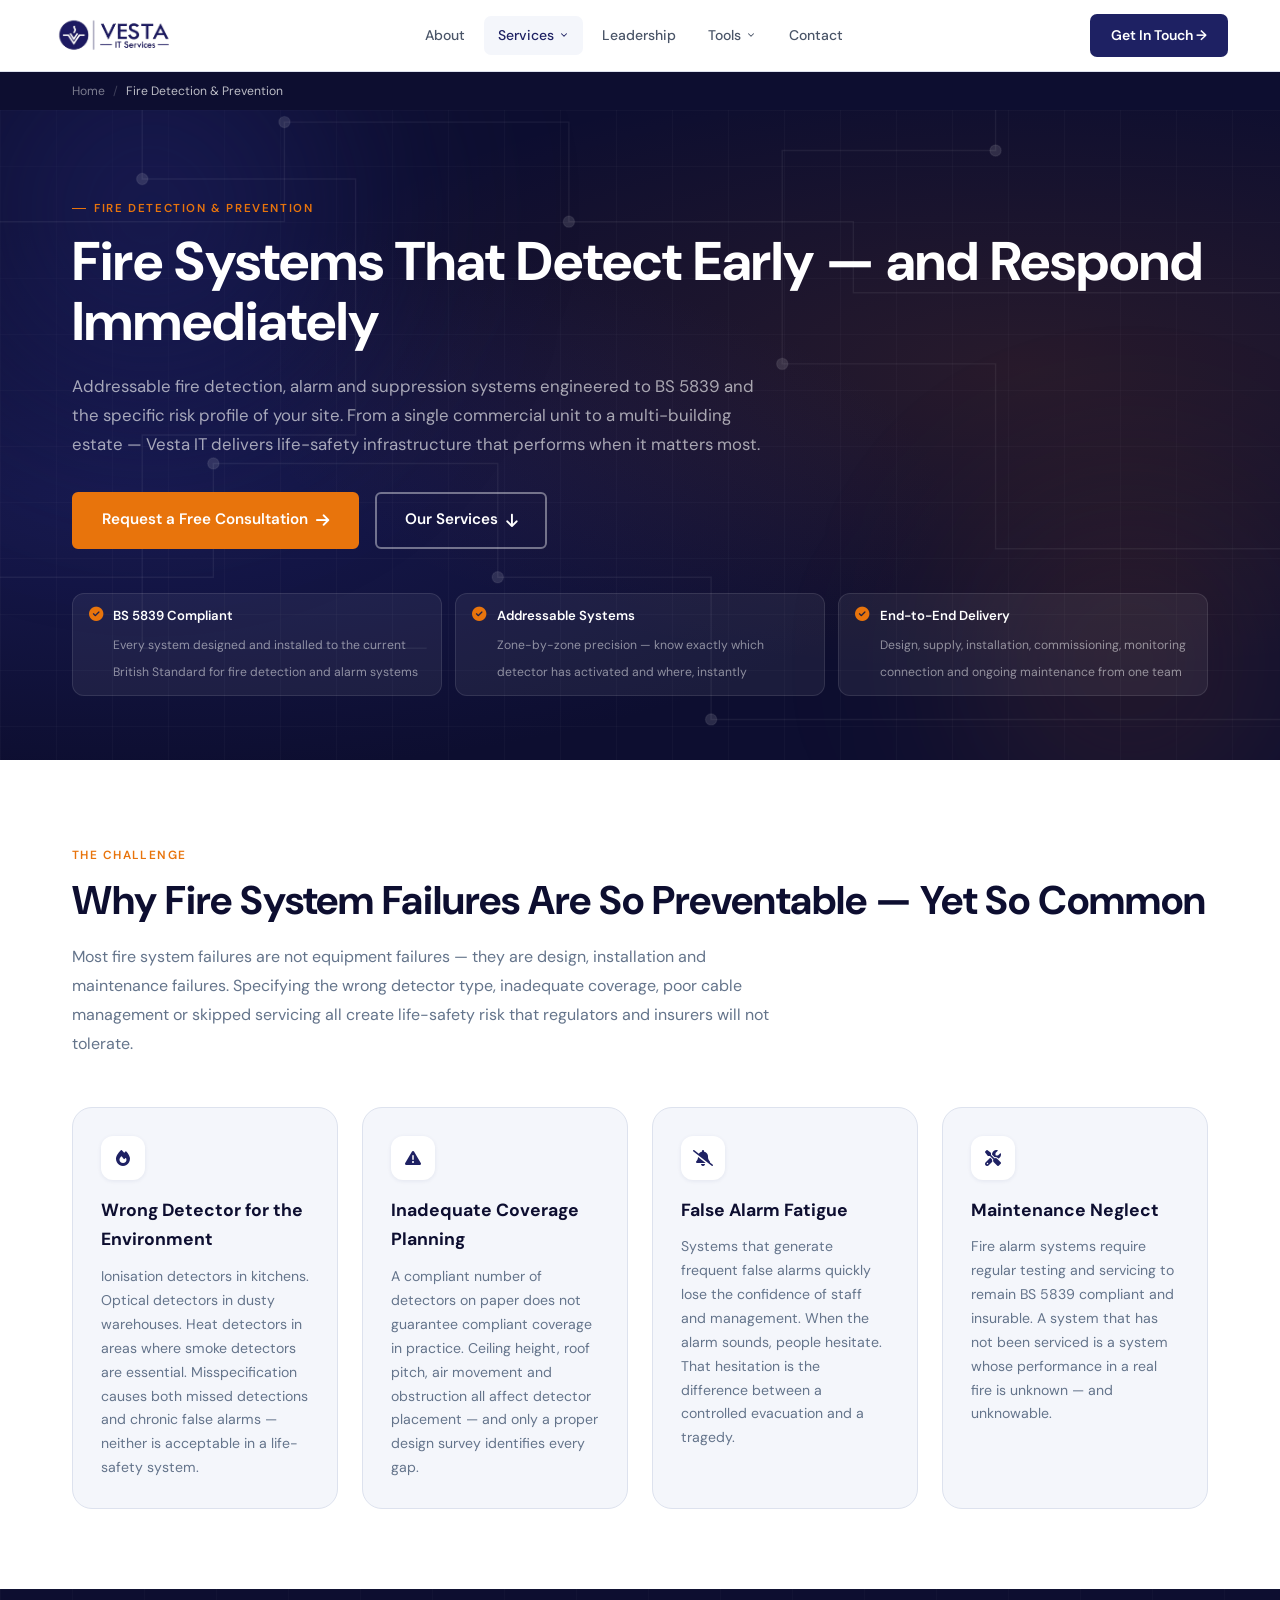
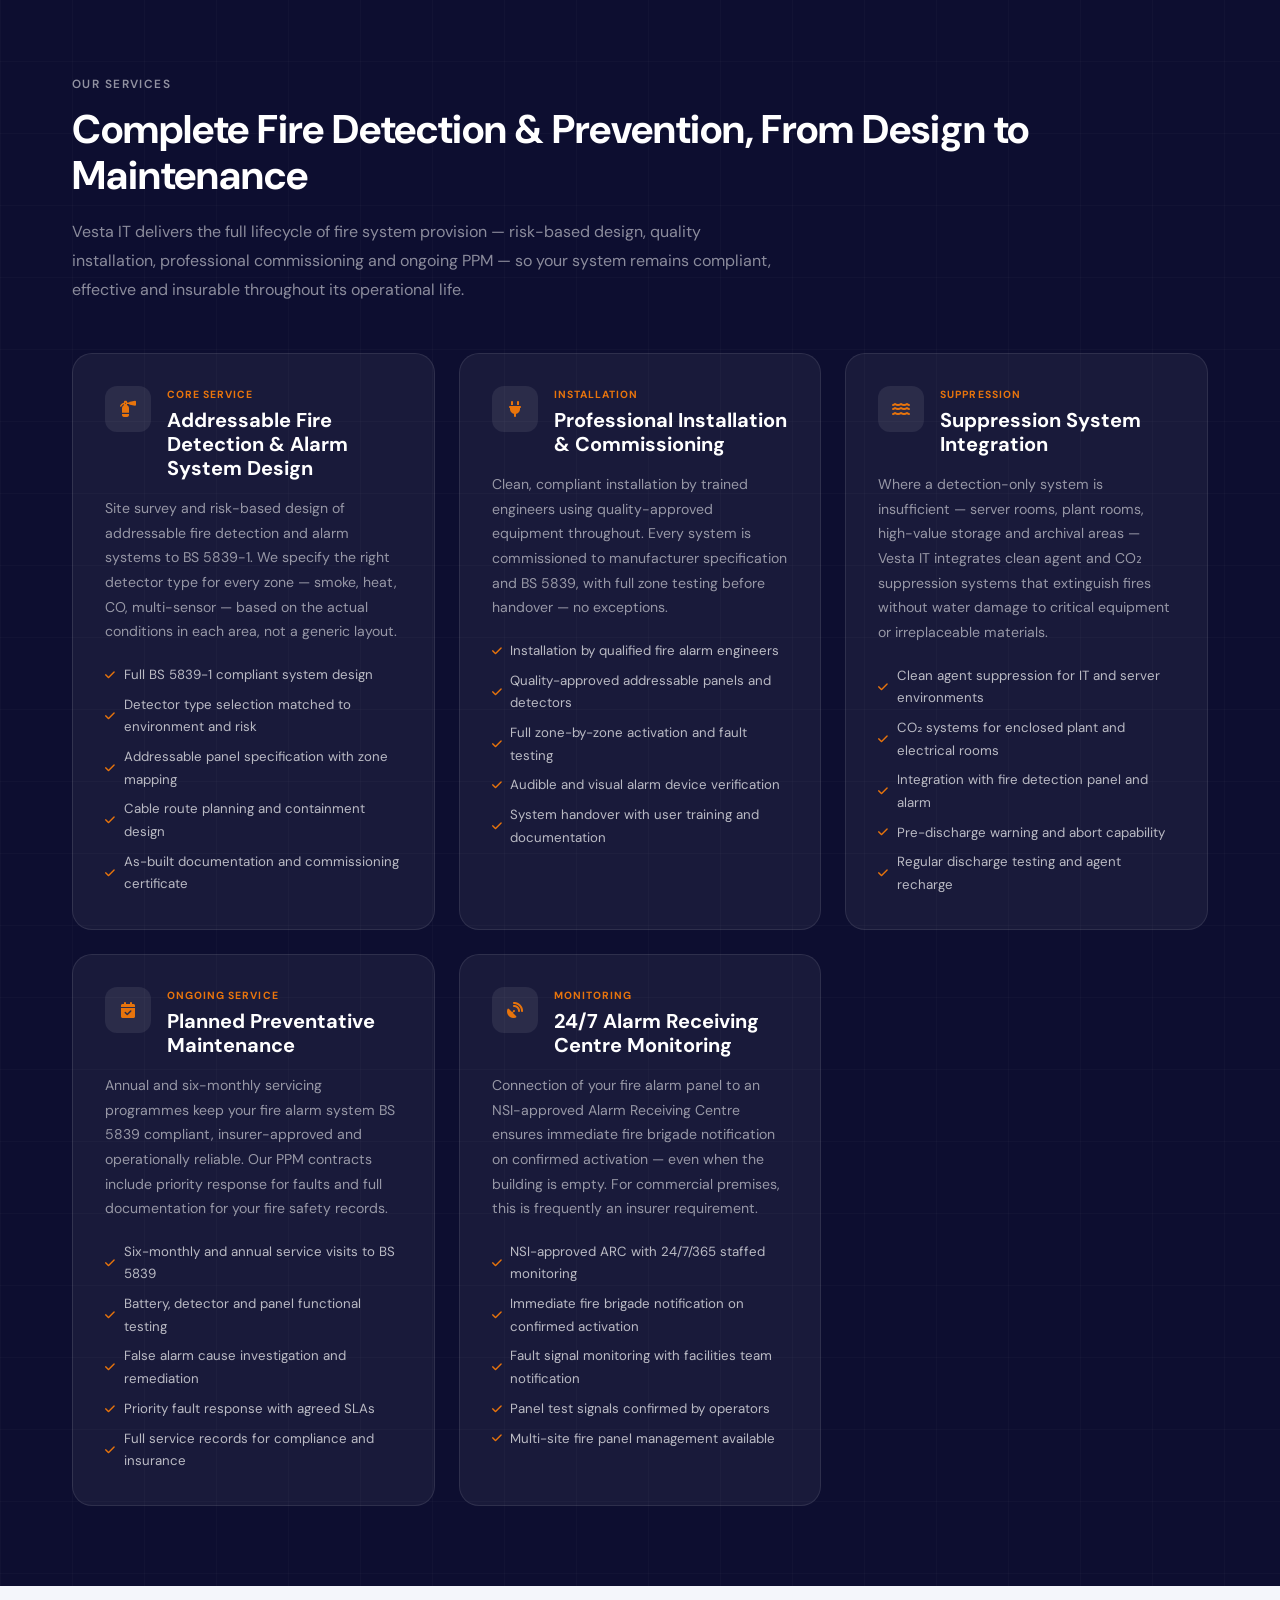
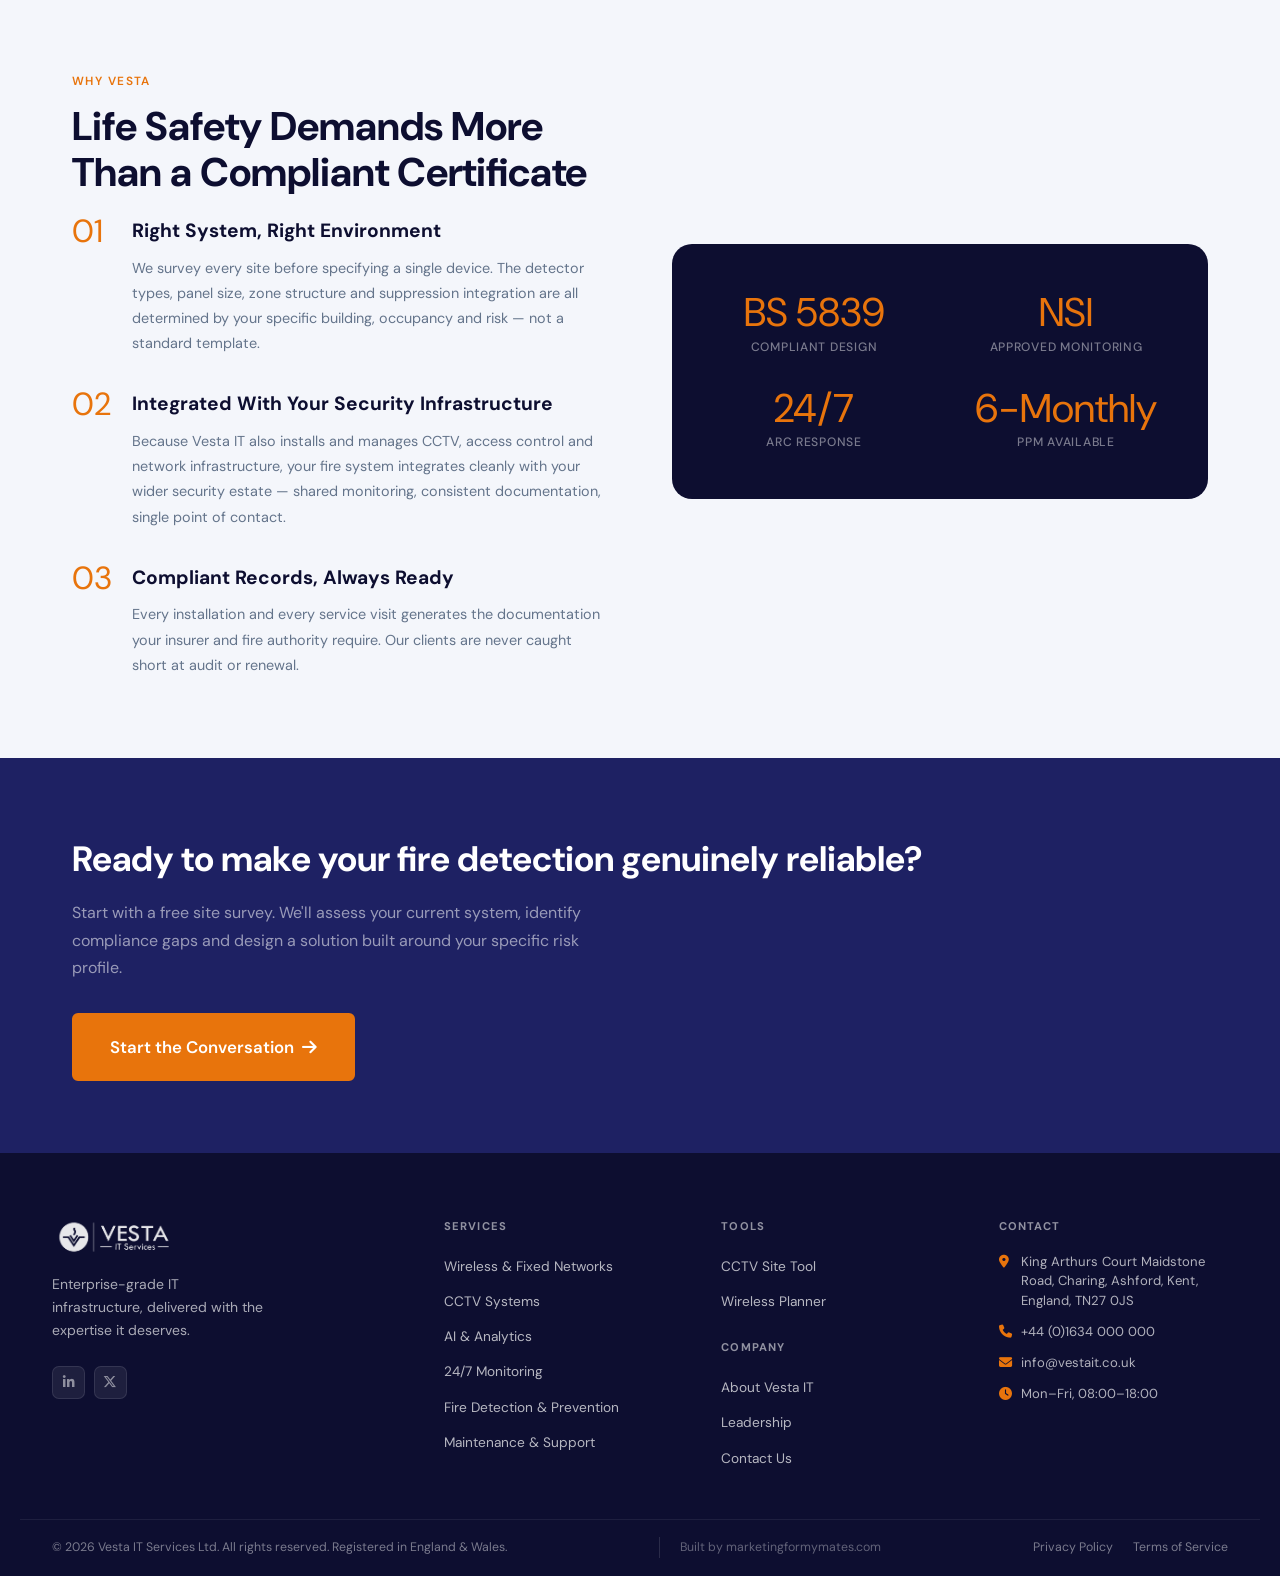
<file: fire-detection.html>
<!DOCTYPE html>
<html lang="en">
<head>
<meta charset="UTF-8"/>
<meta name="viewport" content="width=device-width,initial-scale=1.0"/>
<title>Fire Detection &amp; Prevention | Vesta IT Services Ltd</title>
<meta name="description" content="Comprehensive fire detection, alarm and suppression systems for commercial, industrial and public sector premises. Designed, installed and maintained by Vesta IT Services Ltd."/>
  <link rel="preconnect" href="https://fonts.googleapis.com"/>
  <link rel="preconnect" href="https://fonts.gstatic.com" crossorigin/>
  <link href="https://fonts.googleapis.com/css2?family=DM+Sans:opsz,wght@9..40,300;9..40,400;9..40,500;9..40,600;9..40,700&display=swap" rel="stylesheet"/>
  <link rel="stylesheet" href="https://cdnjs.cloudflare.com/ajax/libs/font-awesome/6.5.0/css/all.min.css" crossorigin="anonymous"/>
  <script src="vesta.js" defer></script>
<style>

:root{
  --navy:#1E2163;--navy-dark:#141548;--navy-deeper:#0D0E30;
  --accent:#E8740C;--accent-lt:#F4974A;
  --steel:#4A5568;--mist:#F4F6FB;--white:#fff;--border:#DDE2EE;
  --text:#2D3748;--muted:#64748B;
  --rsm:6px;--rmd:12px;--rlg:20px;
  --shadow-sm:0 1px 4px rgba(30,33,99,.08);
  --shadow-md:0 4px 20px rgba(30,33,99,.12);
  --shadow-lg:0 12px 40px rgba(30,33,99,.16);
  --tr:.25s cubic-bezier(.4,0,.2,1);
  --fd:'DM Sans',system-ui,sans-serif;
  --fb:'DM Sans',system-ui,sans-serif;
}
*,*::before,*::after{box-sizing:border-box;margin:0;padding:0}
html{scroll-behavior:smooth;overflow-x:hidden}
body{font-family:var(--fb);color:var(--text);background:var(--white);line-height:1.7;-webkit-font-smoothing:antialiased;}
img{display:block;max-width:100%}a{text-decoration:none;color:inherit}ul{list-style:none}address{font-style:normal}
.container{width:100%;max-width:1200px;margin:0 auto;padding:0 2rem}
.btn{display:inline-flex;align-items:center;gap:.5rem;padding:.85rem 1.75rem;border-radius:var(--rsm);font-family:var(--fb);font-size:.95rem;font-weight:600;cursor:pointer;border:2px solid transparent;transition:var(--tr);white-space:nowrap}
.btn i{transition:transform var(--tr)}.btn:hover i{transform:translateX(3px)}
.btn--primary{background:var(--navy);color:var(--white);border-color:var(--navy)}
.btn--primary:hover{background:var(--navy-dark);transform:translateY(-1px);box-shadow:var(--shadow-md)}
.btn--accent{background:var(--accent);color:var(--white);border-color:var(--accent)}
.btn--accent:hover{background:var(--accent-lt);transform:translateY(-1px);box-shadow:0 6px 24px rgba(232,116,12,.35)}
.btn--ghost{background:transparent;color:var(--white);border-color:rgba(255,255,255,.4)}
.btn--ghost:hover{background:rgba(255,255,255,.1);border-color:rgba(255,255,255,.7)}
.btn--large{padding:1.1rem 2.25rem;font-size:1.05rem}.btn--full{width:100%;justify-content:center}
.reveal{opacity:0;transform:translateY(28px);transition:opacity .65s ease,transform .65s ease}
.reveal.visible{opacity:1;transform:translateY(0)}
.rd1{transition-delay:.1s}.rd2{transition-delay:.2s}.rd3{transition-delay:.3s}

.stag{display:inline-block;font-size:.74rem;font-weight:600;letter-spacing:.12em;text-transform:uppercase;color:var(--accent);margin-bottom:.75rem}
.stag--lt{color:rgba(255,255,255,.55)}
.sec-h2{font-family:var(--fd);font-size:clamp(1.8rem,3.5vw,2.5rem);color:var(--navy-deeper);margin-bottom:1.25rem;line-height:1.15}
.sec-h2--lt{color:var(--white)}
.sec-intro{font-size:1rem;color:var(--muted);max-width:64ch;line-height:1.8;margin-bottom:3rem}
.sec-intro--lt{color:rgba(255,255,255,.52)}
/* BREADCRUMB */
.breadcrumb{background:var(--navy-deeper);padding:.55rem 0}
.bc-inner{display:flex;align-items:center;gap:.5rem;font-size:.76rem;color:rgba(255,255,255,.42)}
.bc-inner a{color:rgba(255,255,255,.45);transition:color .2s}.bc-inner a:hover{color:var(--accent)}
.bc-sep{color:rgba(255,255,255,.2)}.bc-current{color:rgba(255,255,255,.72)}
/* PAGE HERO */
.page-hero{background:var(--navy-deeper);padding:5rem 0 4rem;position:relative;overflow:hidden}
.page-hero-bg{position:absolute;inset:0;background:radial-gradient(ellipse at 80% 40%,rgba(232,116,12,.12) 0%,transparent 55%),radial-gradient(ellipse at 10% 60%,rgba(30,33,99,.6) 0%,transparent 50%);pointer-events:none}
.page-hero-grid{position:absolute;inset:0;background-image:linear-gradient(rgba(255,255,255,.025) 1px,transparent 1px),linear-gradient(90deg,rgba(255,255,255,.025) 1px,transparent 1px);background-size:56px 56px;pointer-events:none}
.page-hero-c{position:relative;z-index:2}
.hero-tag{display:inline-flex;align-items:center;gap:.5rem;font-size:.72rem;font-weight:600;letter-spacing:.14em;text-transform:uppercase;color:var(--accent);margin-bottom:.85rem}
.hero-tag::before{content:'';width:14px;height:1.5px;background:var(--accent);display:inline-block}
.page-hero h1{font-family:var(--fd);font-size:clamp(2rem,5vw,3.4rem);color:var(--white);line-height:1.1;margin-bottom:1.25rem}
.page-hero-sub{font-size:1.05rem;color:rgba(255,255,255,.62);max-width:58ch;margin-bottom:2rem;line-height:1.75}
.hero-btns{display:flex;gap:1rem;flex-wrap:wrap;margin-bottom:2.75rem}
.hero-pills{display:flex;flex-wrap:wrap;gap:.85rem}
.h-pill{display:flex;align-items:flex-start;gap:.65rem;background:rgba(255,255,255,.06);border:1px solid rgba(255,255,255,.1);border-radius:var(--rmd);padding:.7rem 1rem;min-width:200px;flex:1}
.h-pill i{color:var(--accent);font-size:.9rem;margin-top:.15rem;flex-shrink:0}
.h-pill strong{display:block;font-size:.82rem;font-weight:600;color:var(--white);margin-bottom:.15rem}
.h-pill span{font-size:.76rem;color:rgba(255,255,255,.5);line-height:1.4}
/* CHALLENGE */
.challenge{padding:5rem 0;background:var(--white)}
.chal-grid{display:grid;grid-template-columns:repeat(auto-fit,minmax(260px,1fr));gap:1.5rem}
.chal-card{background:var(--mist);border:1px solid var(--border);border-radius:var(--rlg);padding:1.75rem}
.chal-icon{width:44px;height:44px;background:var(--white);border-radius:var(--rmd);display:flex;align-items:center;justify-content:center;color:var(--navy);font-size:1rem;margin-bottom:1rem;box-shadow:var(--shadow-sm)}
.chal-card h3{font-family:var(--fd);font-size:1.1rem;color:var(--navy-deeper);margin-bottom:.6rem}
.chal-card p{font-size:.88rem;color:var(--muted);line-height:1.7}
/* SERVICES DARK */
.services-sec{padding:5rem 0;background:var(--navy-deeper);position:relative;overflow:hidden}
.services-sec-bg{position:absolute;inset:0;background-image:linear-gradient(rgba(255,255,255,.02) 1px,transparent 1px),linear-gradient(90deg,rgba(255,255,255,.02) 1px,transparent 1px);background-size:72px 72px;pointer-events:none}
.services-sec-c{position:relative;z-index:2}
.svc-blocks{display:grid;grid-template-columns:repeat(auto-fit,minmax(340px,1fr));gap:1.5rem;margin-top:3rem}
.svc-block{background:rgba(255,255,255,.05);border:1px solid rgba(255,255,255,.09);border-radius:var(--rlg);padding:2rem;transition:border-color var(--tr),background var(--tr)}
.svc-block:hover{border-color:rgba(232,116,12,.4);background:rgba(255,255,255,.07)}
.svc-block-head{display:flex;align-items:flex-start;gap:1rem;margin-bottom:1rem}
.svc-block-icon{width:46px;height:46px;background:rgba(255,255,255,.08);border-radius:var(--rmd);display:flex;align-items:center;justify-content:center;color:var(--accent);font-size:1rem;flex-shrink:0}
.svc-block-tag{font-size:.65rem;font-weight:700;letter-spacing:.1em;text-transform:uppercase;color:var(--accent);margin-bottom:.3rem}
.svc-block-title{font-family:var(--fd);font-size:1.25rem;color:var(--white);line-height:1.2}
.svc-block-desc{font-size:.88rem;color:rgba(255,255,255,.55);line-height:1.75;margin-bottom:1.25rem}
.svc-block-feats{display:flex;flex-direction:column;gap:.45rem}
.svc-block-feats li{display:flex;align-items:center;gap:.55rem;font-size:.83rem;color:rgba(255,255,255,.7)}
.svc-block-feats li i{color:var(--accent);font-size:.7rem;flex-shrink:0}
/* WHY */
.why-sec{padding:5rem 0;background:var(--mist)}
.why-grid{display:grid;grid-template-columns:1fr 1fr;gap:4rem;align-items:center}
.why-items{display:flex;flex-direction:column;gap:2rem}
.why-item{display:flex;gap:1.25rem;align-items:flex-start}
.why-num{font-family:var(--fd);font-size:2rem;color:var(--accent);line-height:1;flex-shrink:0;width:40px}
.why-item h3{font-family:var(--fd);font-size:1.2rem;color:var(--navy-deeper);margin-bottom:.5rem}
.why-item p{font-size:.9rem;color:var(--muted);line-height:1.75}
.stats-box{background:var(--navy-deeper);border-radius:var(--rlg);padding:3rem 2rem;display:grid;grid-template-columns:1fr 1fr;gap:2rem}
.stat-item{text-align:center}
.stat-n{display:block;font-family:var(--fd);font-size:2.5rem;color:var(--accent);line-height:1;margin-bottom:.4rem}
.stat-l{display:block;font-size:.76rem;font-weight:500;color:rgba(255,255,255,.45);text-transform:uppercase;letter-spacing:.06em;line-height:1.4}
/* CTA */
.cta-sec{background:var(--navy);padding:4.5rem 0}
.cta-inner{display:flex;align-items:center;justify-content:space-between;gap:2rem;flex-wrap:wrap}
.cta-h2{font-family:var(--fd);font-size:clamp(1.6rem,3vw,2.2rem);color:var(--white);margin-bottom:.6rem}
.cta-sub{font-size:1rem;color:rgba(255,255,255,.55);max-width:50ch}
/* RESPONSIVE */
@media(max-width:1024px){.why-grid{grid-template-columns:1fr;gap:3rem}}
@media(max-width:768px){
  .hero-pills .h-pill{min-width:100%}
  .svc-blocks{grid-template-columns:1fr}
  .stats-box{grid-template-columns:1fr 1fr}
  .cta-inner{flex-direction:column;text-align:center}
  .cta-inner .btn{width:100%;justify-content:center}
}
@media(max-width:480px){.container{padding:0 1.25rem}.page-hero{padding:4rem 0 3rem}}

/* Hero circuit background (shared with homepage) */
.page-hero-orb{position:absolute;border-radius:50%;filter:blur(80px);pointer-events:none}
.page-hero-orb--1{width:600px;height:600px;top:-200px;left:-150px;background:radial-gradient(circle,rgba(30,33,99,.8) 0%,transparent 70%)}
.page-hero-orb--2{width:500px;height:500px;bottom:-150px;right:-100px;background:radial-gradient(circle,rgba(232,116,12,.15) 0%,transparent 70%)}
.page-hero-circuit{position:absolute;inset:0;width:100%;height:100%;pointer-events:none}

</style>
</head>
<body>
<div id="vesta-header"></div>

<div class="breadcrumb">
  <div class="container bc-inner">
    <a href="index.html">Home</a>
    <span class="bc-sep">/</span>
    <span class="bc-current">Fire Detection &amp; Prevention</span>
  </div>
</div>

<section class="page-hero" id="top">
  <div class="page-hero-bg" aria-hidden="true"></div>
  <div class="page-hero-grid" aria-hidden="true"></div>
  <div class="page-hero-orb page-hero-orb--1" aria-hidden="true"></div>
  <div class="page-hero-orb page-hero-orb--2" aria-hidden="true"></div>
  <svg class="page-hero-circuit" aria-hidden="true" viewBox="0 0 900 600" xmlns="http://www.w3.org/2000/svg" preserveAspectRatio="xMidYMid slice">
    <g stroke="rgba(255,255,255,0.06)" fill="none" stroke-width="1">
      <path d="M0 150 H200 V80 H400 V150 H600 V200 H900"/><path d="M100 0 V120 H250 V300 H100 V450 H300"/>
      <path d="M700 0 V100 H550 V250 H700 V380 H900"/><path d="M0 400 H150 V320 H350 V400 H500 V500 H900"/>
      <circle cx="200" cy="80" r="4" fill="rgba(255,255,255,0.12)"/><circle cx="400" cy="150" r="4" fill="rgba(255,255,255,0.12)"/>
      <circle cx="550" cy="250" r="4" fill="rgba(255,255,255,0.12)"/><circle cx="350" cy="400" r="4" fill="rgba(255,255,255,0.12)"/>
      <circle cx="150" cy="320" r="4" fill="rgba(255,255,255,0.12)"/><circle cx="700" cy="100" r="4" fill="rgba(255,255,255,0.12)"/>
      <circle cx="500" cy="500" r="4" fill="rgba(255,255,255,0.12)"/><circle cx="100" cy="120" r="4" fill="rgba(255,255,255,0.12)"/>
    </g>
  </svg>
  <div class="container page-hero-c">
    <div class="hero-tag">Fire Detection &amp; Prevention</div>
    <h1>Fire Systems That Detect Early — and Respond Immediately</h1>
    <p class="page-hero-sub">Addressable fire detection, alarm and suppression systems engineered to BS 5839 and the specific risk profile of your site. From a single commercial unit to a multi-building estate — Vesta IT delivers life-safety infrastructure that performs when it matters most.</p>
    <div class="hero-btns">
      <a href="index.html#contact" class="btn btn--accent">Request a Free Consultation <i class="fa-solid fa-arrow-right" aria-hidden="true"></i></a>
      <a href="#services" class="btn btn--ghost">Our Services <i class="fa-solid fa-arrow-down" aria-hidden="true"></i></a>
    </div>
    <div class="hero-pills"><div class="h-pill"><i class="fa-solid fa-check-circle" aria-hidden="true"></i><div><strong>BS 5839 Compliant</strong><span>Every system designed and installed to the current British Standard for fire detection and alarm systems</span></div></div><div class="h-pill"><i class="fa-solid fa-check-circle" aria-hidden="true"></i><div><strong>Addressable Systems</strong><span>Zone-by-zone precision — know exactly which detector has activated and where, instantly</span></div></div><div class="h-pill"><i class="fa-solid fa-check-circle" aria-hidden="true"></i><div><strong>End-to-End Delivery</strong><span>Design, supply, installation, commissioning, monitoring connection and ongoing maintenance from one team</span></div></div></div>
  </div>
</section>

<section class="challenge" id="challenge" aria-labelledby="chal-title">
  <div class="container">
    <span class="stag reveal">The Challenge</span>
    <h2 class="sec-h2 reveal" id="chal-title">Why Fire System Failures Are So Preventable — Yet So Common</h2>
    <p class="sec-intro reveal">Most fire system failures are not equipment failures — they are design, installation and maintenance failures. Specifying the wrong detector type, inadequate coverage, poor cable management or skipped servicing all create life-safety risk that regulators and insurers will not tolerate.</p>
    <div class="chal-grid"><div class="chal-card reveal rd1"><div class="chal-icon"><i class="fa-solid fa-fire" aria-hidden="true"></i></div><h3>Wrong Detector for the Environment</h3><p>Ionisation detectors in kitchens. Optical detectors in dusty warehouses. Heat detectors in areas where smoke detectors are essential. Misspecification causes both missed detections and chronic false alarms — neither is acceptable in a life-safety system.</p></div><div class="chal-card reveal rd2"><div class="chal-icon"><i class="fa-solid fa-triangle-exclamation" aria-hidden="true"></i></div><h3>Inadequate Coverage Planning</h3><p>A compliant number of detectors on paper does not guarantee compliant coverage in practice. Ceiling height, roof pitch, air movement and obstruction all affect detector placement — and only a proper design survey identifies every gap.</p></div><div class="chal-card reveal rd3"><div class="chal-icon"><i class="fa-solid fa-bell-slash" aria-hidden="true"></i></div><h3>False Alarm Fatigue</h3><p>Systems that generate frequent false alarms quickly lose the confidence of staff and management. When the alarm sounds, people hesitate. That hesitation is the difference between a controlled evacuation and a tragedy.</p></div><div class="chal-card reveal rd1"><div class="chal-icon"><i class="fa-solid fa-screwdriver-wrench" aria-hidden="true"></i></div><h3>Maintenance Neglect</h3><p>Fire alarm systems require regular testing and servicing to remain BS 5839 compliant and insurable. A system that has not been serviced is a system whose performance in a real fire is unknown — and unknowable.</p></div></div>
  </div>
</section>

<section class="services-sec" id="services" aria-labelledby="svc-title">
  <div class="services-sec-bg" aria-hidden="true"></div>
  <div class="container services-sec-c">
    <span class="stag stag--lt reveal">Our Services</span>
    <h2 class="sec-h2 sec-h2--lt reveal" id="svc-title">Complete Fire Detection &amp; Prevention, From Design to Maintenance</h2>
    <p class="sec-intro sec-intro--lt reveal">Vesta IT delivers the full lifecycle of fire system provision — risk-based design, quality installation, professional commissioning and ongoing PPM — so your system remains compliant, effective and insurable throughout its operational life.</p>
    <div class="svc-blocks"><div class="svc-block reveal"><div class="svc-block-head"><div class="svc-block-icon"><i class="fa-solid fa-fire-extinguisher" aria-hidden="true"></i></div><div><div class="svc-block-tag">Core Service</div><h3 class="svc-block-title">Addressable Fire Detection &amp; Alarm System Design</h3></div></div><p class="svc-block-desc">Site survey and risk-based design of addressable fire detection and alarm systems to BS 5839-1. We specify the right detector type for every zone — smoke, heat, CO, multi-sensor — based on the actual conditions in each area, not a generic layout.</p><ul class="svc-block-feats"><li><i class="fa-solid fa-check" aria-hidden="true"></i>Full BS 5839-1 compliant system design</li><li><i class="fa-solid fa-check" aria-hidden="true"></i>Detector type selection matched to environment and risk</li><li><i class="fa-solid fa-check" aria-hidden="true"></i>Addressable panel specification with zone mapping</li><li><i class="fa-solid fa-check" aria-hidden="true"></i>Cable route planning and containment design</li><li><i class="fa-solid fa-check" aria-hidden="true"></i>As-built documentation and commissioning certificate</li></ul></div><div class="svc-block reveal"><div class="svc-block-head"><div class="svc-block-icon"><i class="fa-solid fa-plug" aria-hidden="true"></i></div><div><div class="svc-block-tag">Installation</div><h3 class="svc-block-title">Professional Installation &amp; Commissioning</h3></div></div><p class="svc-block-desc">Clean, compliant installation by trained engineers using quality-approved equipment throughout. Every system is commissioned to manufacturer specification and BS 5839, with full zone testing before handover — no exceptions.</p><ul class="svc-block-feats"><li><i class="fa-solid fa-check" aria-hidden="true"></i>Installation by qualified fire alarm engineers</li><li><i class="fa-solid fa-check" aria-hidden="true"></i>Quality-approved addressable panels and detectors</li><li><i class="fa-solid fa-check" aria-hidden="true"></i>Full zone-by-zone activation and fault testing</li><li><i class="fa-solid fa-check" aria-hidden="true"></i>Audible and visual alarm device verification</li><li><i class="fa-solid fa-check" aria-hidden="true"></i>System handover with user training and documentation</li></ul></div><div class="svc-block reveal"><div class="svc-block-head"><div class="svc-block-icon"><i class="fa-solid fa-water" aria-hidden="true"></i></div><div><div class="svc-block-tag">Suppression</div><h3 class="svc-block-title">Suppression System Integration</h3></div></div><p class="svc-block-desc">Where a detection-only system is insufficient — server rooms, plant rooms, high-value storage and archival areas — Vesta IT integrates clean agent and CO₂ suppression systems that extinguish fires without water damage to critical equipment or irreplaceable materials.</p><ul class="svc-block-feats"><li><i class="fa-solid fa-check" aria-hidden="true"></i>Clean agent suppression for IT and server environments</li><li><i class="fa-solid fa-check" aria-hidden="true"></i>CO₂ systems for enclosed plant and electrical rooms</li><li><i class="fa-solid fa-check" aria-hidden="true"></i>Integration with fire detection panel and alarm</li><li><i class="fa-solid fa-check" aria-hidden="true"></i>Pre-discharge warning and abort capability</li><li><i class="fa-solid fa-check" aria-hidden="true"></i>Regular discharge testing and agent recharge</li></ul></div><div class="svc-block reveal"><div class="svc-block-head"><div class="svc-block-icon"><i class="fa-solid fa-calendar-check" aria-hidden="true"></i></div><div><div class="svc-block-tag">Ongoing Service</div><h3 class="svc-block-title">Planned Preventative Maintenance</h3></div></div><p class="svc-block-desc">Annual and six-monthly servicing programmes keep your fire alarm system BS 5839 compliant, insurer-approved and operationally reliable. Our PPM contracts include priority response for faults and full documentation for your fire safety records.</p><ul class="svc-block-feats"><li><i class="fa-solid fa-check" aria-hidden="true"></i>Six-monthly and annual service visits to BS 5839</li><li><i class="fa-solid fa-check" aria-hidden="true"></i>Battery, detector and panel functional testing</li><li><i class="fa-solid fa-check" aria-hidden="true"></i>False alarm cause investigation and remediation</li><li><i class="fa-solid fa-check" aria-hidden="true"></i>Priority fault response with agreed SLAs</li><li><i class="fa-solid fa-check" aria-hidden="true"></i>Full service records for compliance and insurance</li></ul></div><div class="svc-block reveal"><div class="svc-block-head"><div class="svc-block-icon"><i class="fa-solid fa-satellite-dish" aria-hidden="true"></i></div><div><div class="svc-block-tag">Monitoring</div><h3 class="svc-block-title">24/7 Alarm Receiving Centre Monitoring</h3></div></div><p class="svc-block-desc">Connection of your fire alarm panel to an NSI-approved Alarm Receiving Centre ensures immediate fire brigade notification on confirmed activation — even when the building is empty. For commercial premises, this is frequently an insurer requirement.</p><ul class="svc-block-feats"><li><i class="fa-solid fa-check" aria-hidden="true"></i>NSI-approved ARC with 24/7/365 staffed monitoring</li><li><i class="fa-solid fa-check" aria-hidden="true"></i>Immediate fire brigade notification on confirmed activation</li><li><i class="fa-solid fa-check" aria-hidden="true"></i>Fault signal monitoring with facilities team notification</li><li><i class="fa-solid fa-check" aria-hidden="true"></i>Panel test signals confirmed by operators</li><li><i class="fa-solid fa-check" aria-hidden="true"></i>Multi-site fire panel management available</li></ul></div></div>
  </div>
</section>

<section class="why-sec" aria-labelledby="why-title">
  <div class="container">
    <div class="why-grid">
      <div>
        <span class="stag reveal">Why Vesta</span>
        <h2 class="sec-h2 reveal" id="why-title">Life Safety Demands More Than a Compliant Certificate</h2>
        <div class="why-items"><div class="why-item reveal rd1"><div class="why-num">01</div><div><h3>Right System, Right Environment</h3><p>We survey every site before specifying a single device. The detector types, panel size, zone structure and suppression integration are all determined by your specific building, occupancy and risk — not a standard template.</p></div></div><div class="why-item reveal rd2"><div class="why-num">02</div><div><h3>Integrated With Your Security Infrastructure</h3><p>Because Vesta IT also installs and manages CCTV, access control and network infrastructure, your fire system integrates cleanly with your wider security estate — shared monitoring, consistent documentation, single point of contact.</p></div></div><div class="why-item reveal rd3"><div class="why-num">03</div><div><h3>Compliant Records, Always Ready</h3><p>Every installation and every service visit generates the documentation your insurer and fire authority require. Our clients are never caught short at audit or renewal.</p></div></div></div>
      </div>
      <div class="stats-box" aria-label="Key statistics"><div class="stat-item"><span class="stat-n">BS 5839</span><span class="stat-l">Compliant Design</span></div><div class="stat-item"><span class="stat-n">NSI</span><span class="stat-l">Approved Monitoring</span></div><div class="stat-item"><span class="stat-n">24/7</span><span class="stat-l">ARC Response</span></div><div class="stat-item"><span class="stat-n">6-Monthly</span><span class="stat-l">PPM Available</span></div></div>
    </div>
  </div>
</section>

<section class="cta-sec" aria-labelledby="cta-title">
  <div class="container cta-inner">
    <div>
      <h2 class="cta-h2" id="cta-title">Ready to make your fire detection genuinely reliable?</h2>
      <p class="cta-sub">Start with a free site survey. We'll assess your current system, identify compliance gaps and design a solution built around your specific risk profile.</p>
    </div>
    <a href="index.html#contact" class="btn btn--accent btn--large">
      Start the Conversation <i class="fa-solid fa-arrow-right" aria-hidden="true"></i>
    </a>
  </div>
</section>

<footer id="vesta-footer" role="contentinfo"></footer>
</body>
</html>
</file>
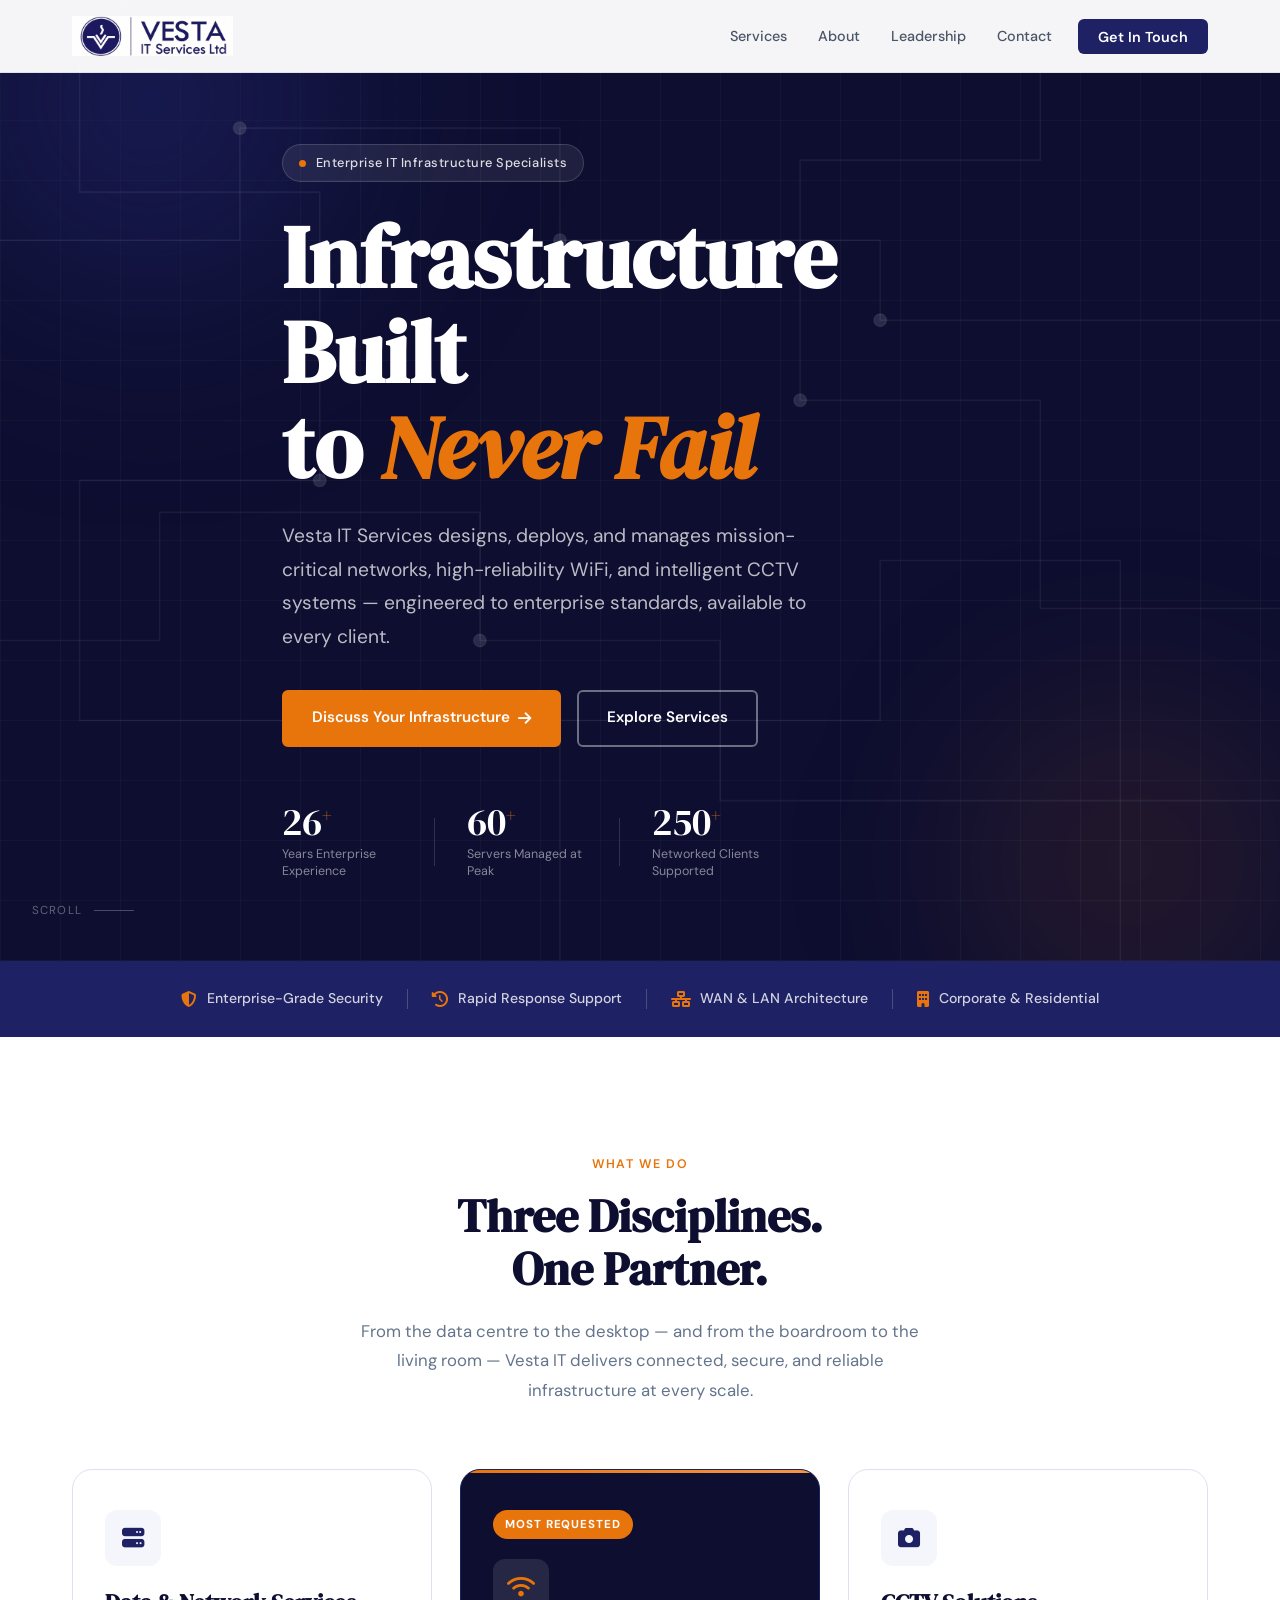
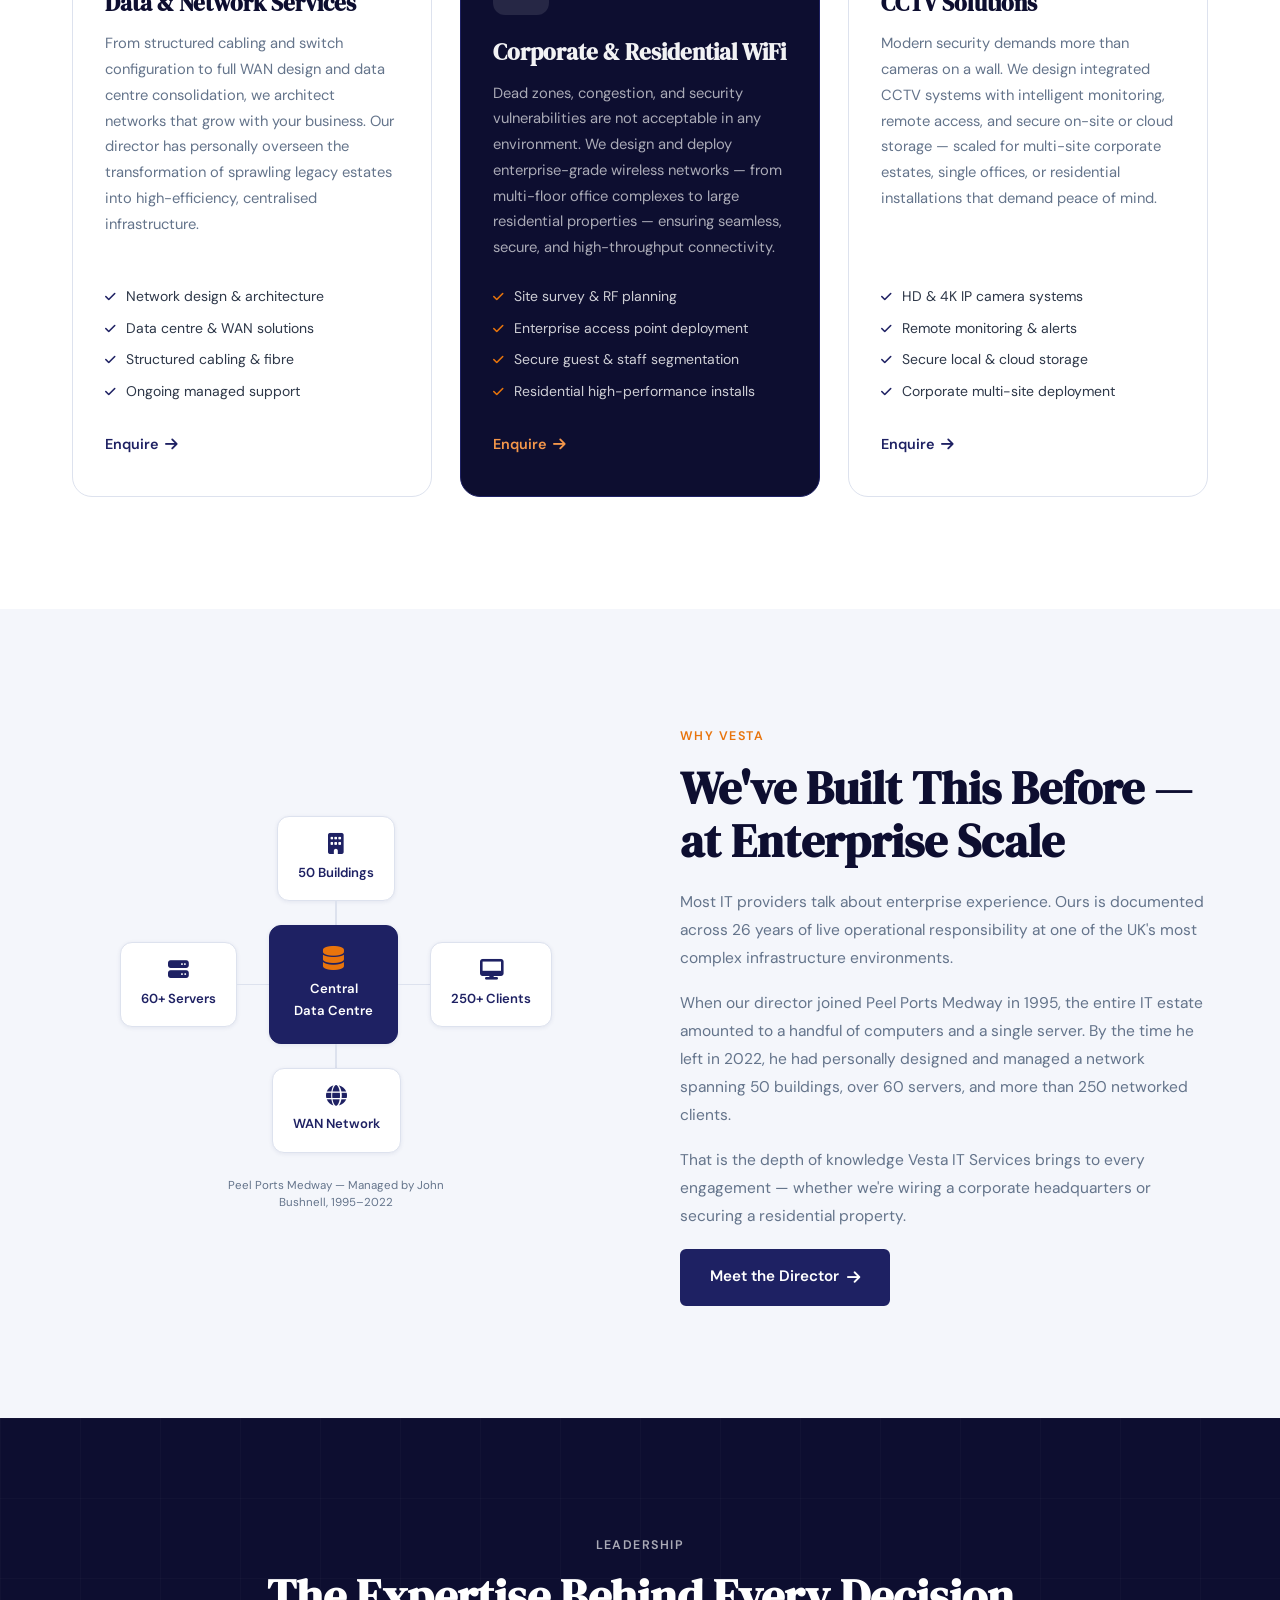
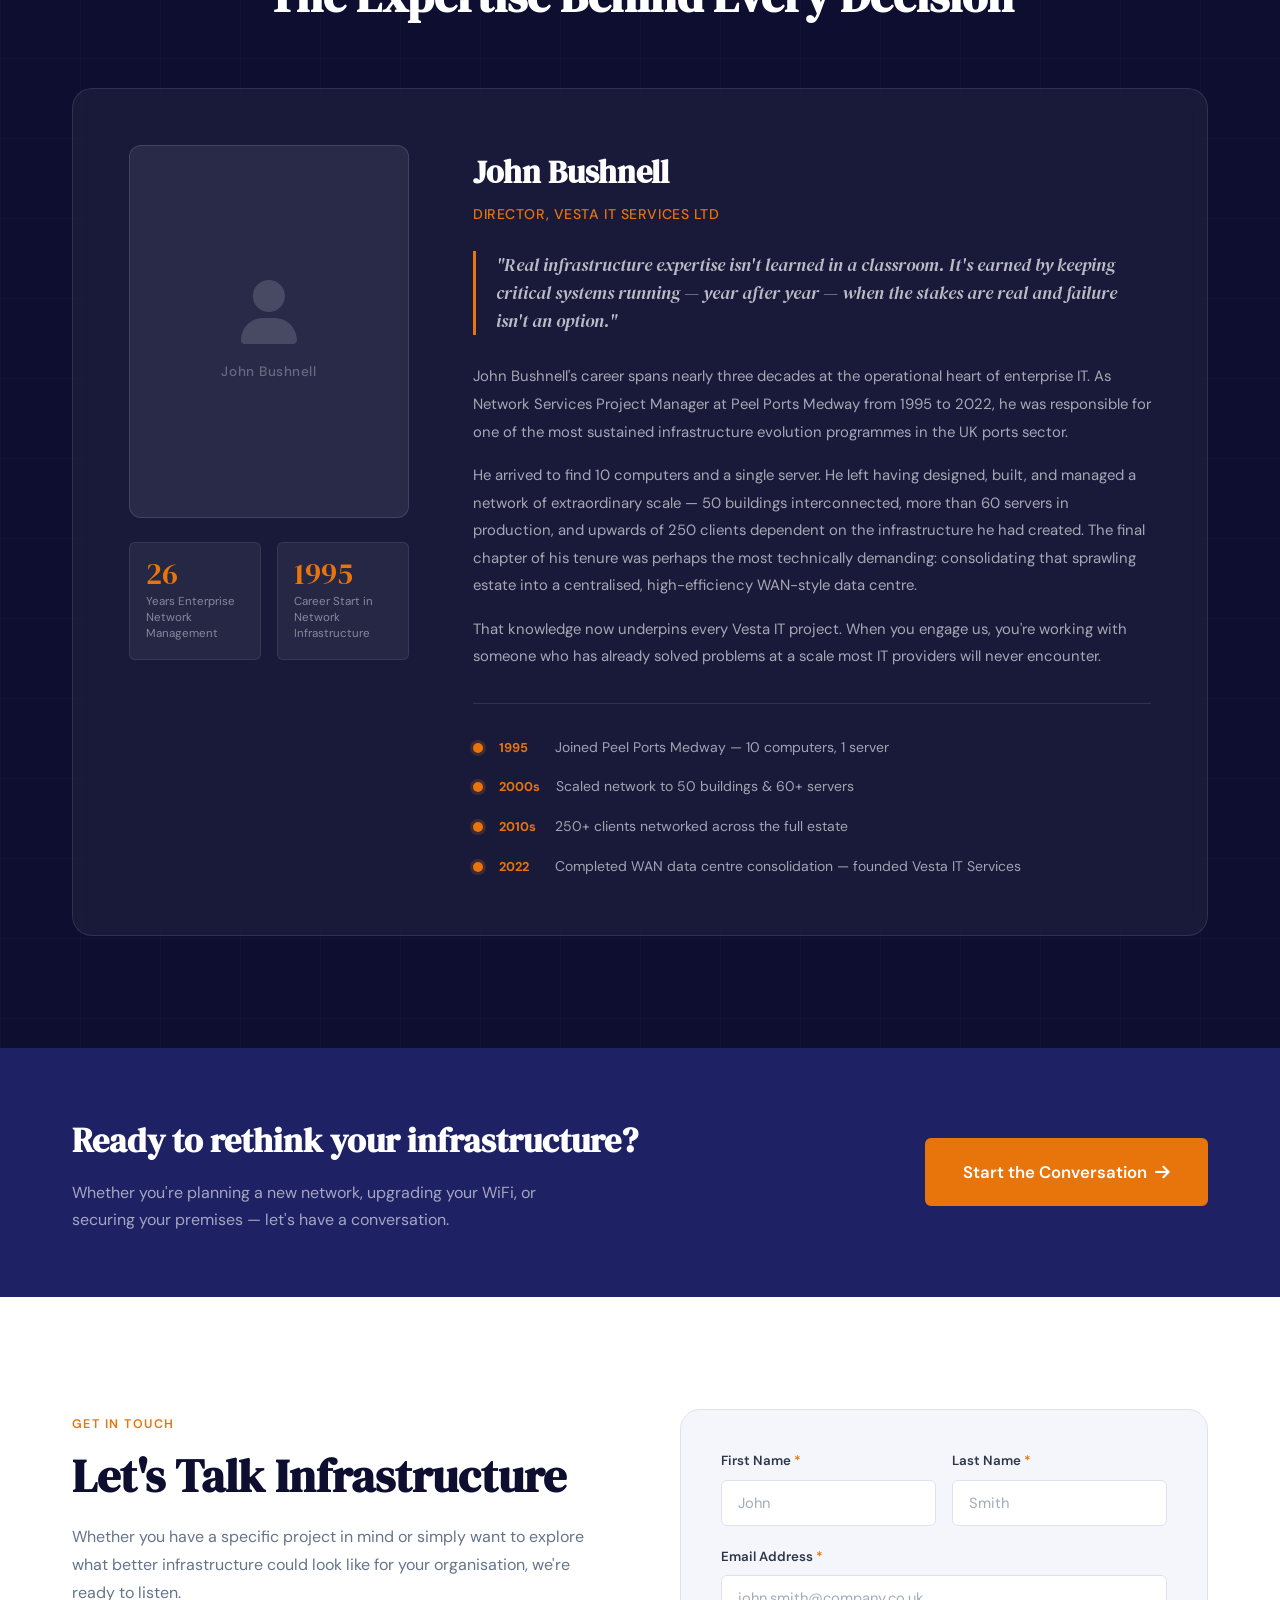
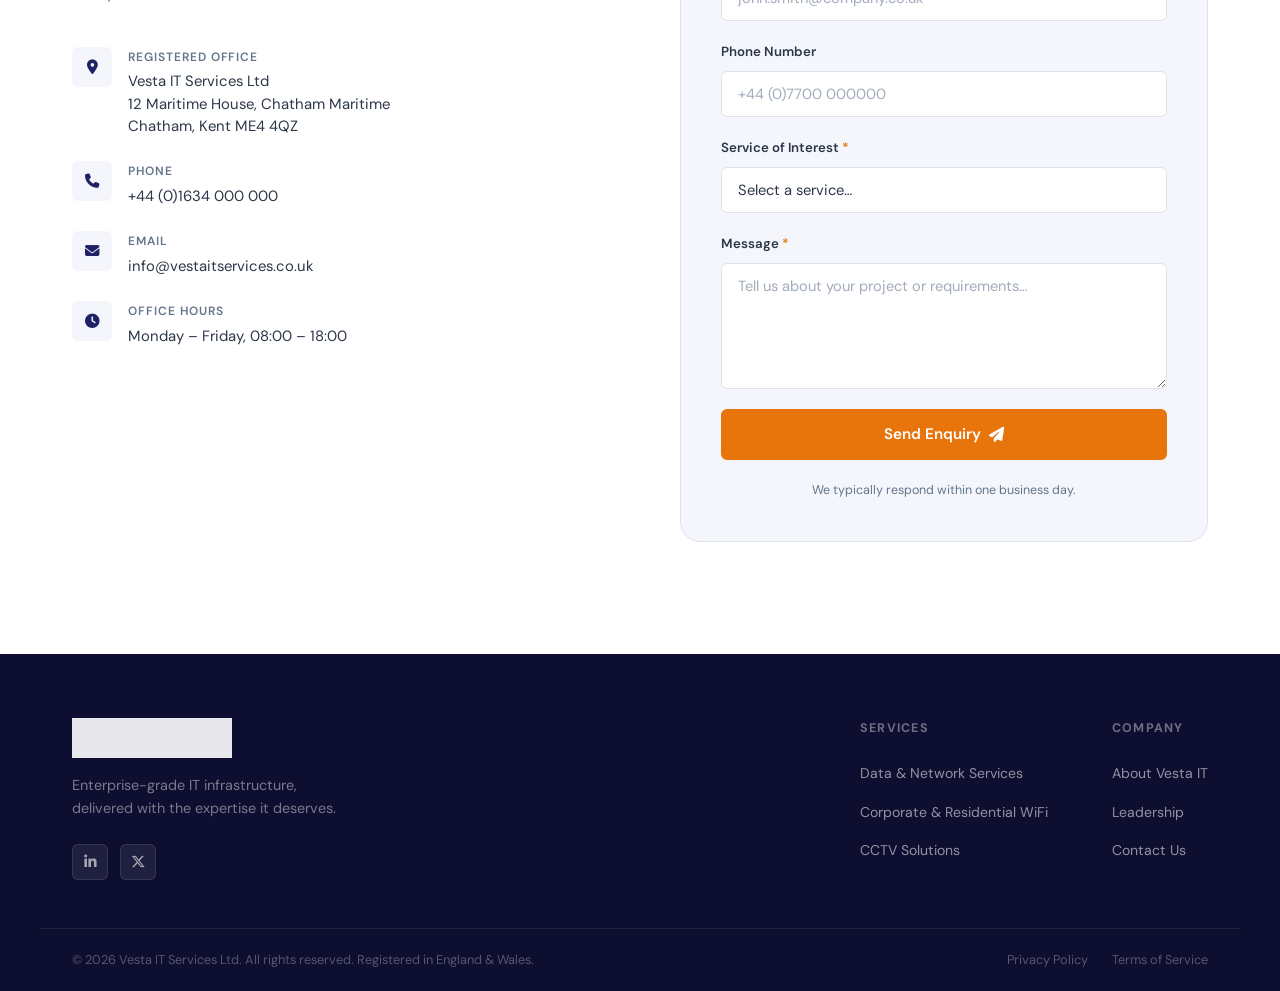
<file: index (11).html>
<!DOCTYPE html>
<html lang="en">
<head>
  <meta charset="UTF-8" />
  <meta name="viewport" content="width=device-width, initial-scale=1.0" />
  <meta name="description" content="Vesta IT Services Ltd – Enterprise-grade data, network, WiFi and CCTV solutions for corporate and residential clients across the UK." />
  <title>Vesta IT Services Ltd | Enterprise Network &amp; IT Infrastructure</title>
  <link rel="preconnect" href="https://fonts.googleapis.com" />
  <link rel="preconnect" href="https://fonts.gstatic.com" crossorigin />
  <link href="https://fonts.googleapis.com/css2?family=DM+Sans:opsz,wght@9..40,300;9..40,400;9..40,500;9..40,600;9..40,700&family=DM+Serif+Display:ital@0;1&display=swap" rel="stylesheet" />
  <link rel="stylesheet" href="https://cdnjs.cloudflare.com/ajax/libs/font-awesome/6.5.0/css/all.min.css" crossorigin="anonymous" />
  <style>
    *, *::before, *::after { box-sizing: border-box; margin: 0; padding: 0; }
    :root {
      --navy:        #1E2163;
      --navy-dark:   #141548;
      --navy-deeper: #0D0E30;
      --accent:      #E8740C;
      --accent-lt:   #F4974A;
      --steel:       #4A5568;
      --mist:        #F4F6FB;
      --white:       #FFFFFF;
      --border:      #DDE2EE;
      --text-body:   #2D3748;
      --text-muted:  #64748B;
      --radius-sm:   6px;
      --radius-md:   12px;
      --radius-lg:   20px;
      --shadow-sm:   0 1px 4px rgba(30,33,99,0.08);
      --shadow-md:   0 4px 20px rgba(30,33,99,0.12);
      --shadow-lg:   0 12px 40px rgba(30,33,99,0.16);
      --tr:          0.25s cubic-bezier(0.4,0,0.2,1);
      --font-d:      'DM Serif Display', Georgia, serif;
      --font-b:      'DM Sans', system-ui, sans-serif;
    }
    html { scroll-behavior: smooth; font-size: 16px; }
    body { font-family: var(--font-b); color: var(--text-body); background: var(--white); line-height: 1.7; -webkit-font-smoothing: antialiased; overflow-x: hidden; }
    img { display: block; max-width: 100%; }
    a { text-decoration: none; color: inherit; }
    ul { list-style: none; }
    address { font-style: normal; }
    .container { width: 100%; max-width: 1200px; margin: 0 auto; padding: 0 2rem; }

    /* Buttons */
    .btn { display: inline-flex; align-items: center; gap: .5rem; padding: .85rem 1.75rem; border-radius: var(--radius-sm); font-family: var(--font-b); font-size: .95rem; font-weight: 600; cursor: pointer; border: 2px solid transparent; transition: var(--tr); white-space: nowrap; }
    .btn i { transition: transform var(--tr); }
    .btn:hover i { transform: translateX(3px); }
    .btn--primary { background: var(--navy); color: var(--white); border-color: var(--navy); }
    .btn--primary:hover { background: var(--navy-dark); transform: translateY(-1px); box-shadow: var(--shadow-md); }
    .btn--accent { background: var(--accent); color: var(--white); border-color: var(--accent); }
    .btn--accent:hover { background: var(--accent-lt); transform: translateY(-1px); box-shadow: 0 6px 24px rgba(232,116,12,.35); }
    .btn--ghost { background: transparent; color: var(--white); border-color: rgba(255,255,255,.4); }
    .btn--ghost:hover { background: rgba(255,255,255,.12); border-color: rgba(255,255,255,.7); }
    .btn--large { padding: 1.1rem 2.25rem; font-size: 1.05rem; }
    .btn--full { width: 100%; justify-content: center; }

    /* Section utilities */
    .section-tag { display: inline-block; font-size: .78rem; font-weight: 600; letter-spacing: .12em; text-transform: uppercase; color: var(--accent); margin-bottom: .9rem; }
    .section-tag--light { color: rgba(255,255,255,.65); }
    .section-title { font-family: var(--font-d); font-size: clamp(2rem,4vw,2.9rem); line-height: 1.15; color: var(--navy-deeper); margin-bottom: 1.25rem; }
    .section-title--light { color: var(--white); }
    .section-subtitle { font-size: 1.05rem; color: var(--text-muted); max-width: 580px; line-height: 1.75; }
    .section-header { text-align: center; margin-bottom: 4rem; }
    .section-header .section-subtitle { margin: 0 auto; }

    /* NAV */
    .site-header { position: fixed; top: 0; left: 0; right: 0; z-index: 1000; background: rgba(255,255,255,.96); backdrop-filter: blur(16px); border-bottom: 1px solid var(--border); transition: box-shadow var(--tr); }
    .site-header.scrolled { box-shadow: var(--shadow-md); }
    .nav-inner { max-width: 1200px; margin: 0 auto; padding: 0 2rem; height: 72px; display: flex; align-items: center; justify-content: space-between; gap: 2rem; }
    .nav-logo img { height: 40px; width: auto; object-fit: contain; }
    .nav-links { display: flex; align-items: center; gap: .25rem; margin-left: auto; }
    .nav-link { padding: .5rem .85rem; font-size: .9rem; font-weight: 500; color: var(--steel); border-radius: var(--radius-sm); transition: color var(--tr), background var(--tr); }
    .nav-link:hover { color: var(--navy); background: var(--mist); }
    .nav-cta { margin-left: .5rem; padding: .55rem 1.25rem; background: var(--navy); color: var(--white); border-radius: var(--radius-sm); font-size: .9rem; font-weight: 600; transition: background var(--tr), transform var(--tr); }
    .nav-cta:hover { background: var(--accent); transform: translateY(-1px); }
    .nav-toggle { display: none; flex-direction: column; gap: 5px; background: none; border: none; cursor: pointer; padding: 8px; border-radius: var(--radius-sm); }
    .burger-line { display: block; width: 24px; height: 2px; background: var(--navy); border-radius: 2px; transition: transform .3s ease, opacity .3s ease; }
    .nav-toggle[aria-expanded="true"] .burger-line:nth-child(1) { transform: translateY(7px) rotate(45deg); }
    .nav-toggle[aria-expanded="true"] .burger-line:nth-child(2) { opacity: 0; }
    .nav-toggle[aria-expanded="true"] .burger-line:nth-child(3) { transform: translateY(-7px) rotate(-45deg); }

    /* HERO */
    .hero { position: relative; min-height: 100vh; display: flex; align-items: center; padding: 9rem 0 5rem; overflow: hidden; background: var(--navy-deeper); }
    .hero-bg { position: absolute; inset: 0; pointer-events: none; }
    .hero-grid { position: absolute; inset: 0; background-image: linear-gradient(rgba(255,255,255,.03) 1px,transparent 1px), linear-gradient(90deg,rgba(255,255,255,.03) 1px,transparent 1px); background-size: 60px 60px; }
    .hero-orb { position: absolute; border-radius: 50%; filter: blur(80px); }
    .hero-orb--1 { width: 600px; height: 600px; top: -200px; left: -150px; background: radial-gradient(circle,rgba(30,33,99,.8) 0%,transparent 70%); }
    .hero-orb--2 { width: 500px; height: 500px; bottom: -150px; right: -100px; background: radial-gradient(circle,rgba(232,116,12,.15) 0%,transparent 70%); }
    .hero-circuit { position: absolute; inset: 0; width: 100%; height: 100%; }
    .hero-content { position: relative; z-index: 2; max-width: 780px; }
    .hero-badge { display: inline-flex; align-items: center; gap: .6rem; background: rgba(255,255,255,.08); border: 1px solid rgba(255,255,255,.15); color: rgba(255,255,255,.85); padding: .45rem 1rem; border-radius: 100px; font-size: .8rem; font-weight: 500; letter-spacing: .04em; margin-bottom: 1.75rem; animation: fadeUp .7s ease both; }
    .hero-badge-dot { width: 7px; height: 7px; background: var(--accent); border-radius: 50%; animation: pulse 2s ease infinite; }
    @keyframes pulse { 0%,100% { opacity:1;transform:scale(1); } 50% { opacity:.5;transform:scale(.7); } }
    .hero-headline { font-family: var(--font-d); font-size: clamp(3rem,7vw,5.5rem); line-height: 1.08; color: var(--white); margin-bottom: 1.5rem; animation: fadeUp .7s .15s ease both; }
    .hero-headline em { color: var(--accent); font-style: italic; }
    .hero-sub { font-size: clamp(1rem,2vw,1.2rem); color: rgba(255,255,255,.72); max-width: 560px; margin-bottom: 2.25rem; line-height: 1.75; animation: fadeUp .7s .25s ease both; }
    .hero-actions { display: flex; gap: 1rem; flex-wrap: wrap; margin-bottom: 3.5rem; animation: fadeUp .7s .35s ease both; }
    .hero-stats { display: flex; align-items: center; flex-wrap: wrap; animation: fadeUp .7s .45s ease both; }
    .hero-stat { display: flex; flex-direction: column; padding: 0 2rem 0 0; }
    .hero-stat-number { font-family: var(--font-d); font-size: 2.4rem; color: var(--white); line-height: 1; margin-bottom: .3rem; }
    .hero-stat-number sup { font-size: 1.1rem; color: var(--accent); }
    .hero-stat-label { font-size: .78rem; color: rgba(255,255,255,.5); max-width: 120px; line-height: 1.4; }
    .hero-stat-divider { width: 1px; height: 48px; background: rgba(255,255,255,.15); margin: 0 2rem 0 0; flex-shrink: 0; }
    .scroll-hint { position: absolute; bottom: 2.5rem; left: 2rem; display: flex; align-items: center; gap: .75rem; color: rgba(255,255,255,.35); font-size: .72rem; letter-spacing: .1em; text-transform: uppercase; z-index: 2; }
    .scroll-line { width: 40px; height: 1px; background: rgba(255,255,255,.25); position: relative; overflow: hidden; }
    .scroll-line::after { content:''; position: absolute; left:-100%; top:0; width:100%; height:100%; background: var(--accent); animation: scrollAnim 1.8s ease infinite; }
    @keyframes scrollAnim { to { left:100%; } }
    @keyframes fadeUp { from { opacity:0; transform:translateY(24px); } to { opacity:1; transform:translateY(0); } }

    /* TRUST BAR */
    .trust-bar { background: var(--navy); padding: 1.25rem 0; }
    .trust-bar-inner { display: flex; align-items: center; justify-content: center; flex-wrap: wrap; }
    .trust-item { display: flex; align-items: center; gap: .6rem; color: rgba(255,255,255,.8); font-size: .88rem; font-weight: 500; padding: .4rem 1.5rem; }
    .trust-item i { color: var(--accent); font-size: 1rem; }
    .trust-divider { width: 1px; height: 20px; background: rgba(255,255,255,.2); flex-shrink: 0; }

    /* SERVICES */
    .services { padding: 7rem 0; background: var(--white); }
    .services-grid { display: grid; grid-template-columns: repeat(3,1fr); gap: 1.75rem; }
    .service-card { position: relative; background: var(--white); border: 1px solid var(--border); border-radius: var(--radius-lg); padding: 2.5rem 2rem; display: flex; flex-direction: column; overflow: hidden; transition: border-color var(--tr), transform var(--tr), box-shadow var(--tr); }
    .service-card:hover { border-color: var(--navy); transform: translateY(-4px); box-shadow: var(--shadow-lg); }
    .service-card--featured { border-color: var(--navy); background: var(--navy-deeper); }
    .service-card--featured .service-title { color: rgba(255,255,255,.95); }
    .service-card--featured .service-desc { color: rgba(255,255,255,.65); }
    .service-card--featured .service-features li { color: rgba(255,255,255,.8); }
    .service-card--featured .service-features li i { color: var(--accent); }
    .service-card--featured .service-link { color: var(--accent-lt); }
    .service-card--featured:hover { border-color: var(--accent); box-shadow: 0 12px 40px rgba(232,116,12,.2); }
    .service-card-accent { position: absolute; top: 0; left: 0; right: 0; height: 3px; background: linear-gradient(90deg,var(--navy),var(--accent)); opacity: 0; transition: opacity var(--tr); }
    .service-card:hover .service-card-accent { opacity: 1; }
    .service-card--featured .service-card-accent { background: linear-gradient(90deg,var(--accent),var(--accent-lt)); opacity: 1; }
    .service-featured-badge { display: inline-flex; align-self: flex-start; background: var(--accent); color: var(--white); font-size: .72rem; font-weight: 700; letter-spacing: .08em; text-transform: uppercase; padding: .3rem .75rem; border-radius: 100px; margin-bottom: 1.25rem; }
    .service-icon { width: 56px; height: 56px; background: var(--mist); border-radius: var(--radius-md); display: flex; align-items: center; justify-content: center; font-size: 1.4rem; color: var(--navy); margin-bottom: 1.5rem; transition: background var(--tr), color var(--tr); }
    .service-card--featured .service-icon { background: rgba(255,255,255,.1); color: var(--accent); }
    .service-card:hover .service-icon { background: var(--navy); color: var(--white); }
    .service-card--featured:hover .service-icon { background: var(--accent); color: var(--white); }
    .service-title { font-family: var(--font-d); font-size: 1.45rem; color: var(--navy-deeper); margin-bottom: .85rem; line-height: 1.2; }
    .service-desc { font-size: .92rem; color: var(--text-muted); line-height: 1.75; margin-bottom: 1.5rem; flex: 1; }
    .service-features { display: flex; flex-direction: column; gap: .5rem; margin-bottom: 1.75rem; }
    .service-features li { display: flex; align-items: center; gap: .6rem; font-size: .875rem; color: var(--text-body); }
    .service-features li i { color: var(--navy); font-size: .75rem; flex-shrink: 0; }
    .service-link { display: inline-flex; align-items: center; gap: .4rem; font-size: .9rem; font-weight: 600; color: var(--navy); margin-top: auto; transition: gap var(--tr), color var(--tr); }
    .service-link:hover { gap: .7rem; color: var(--accent); }

    /* ABOUT */
    .about { padding: 7rem 0; background: var(--mist); }
    .about-inner { display: grid; grid-template-columns: 1fr 1fr; gap: 5rem; align-items: center; }
    .about-visual { display: flex; justify-content: center; }
    .about-diagram { display: flex; flex-direction: column; align-items: center; }
    .diagram-node { display: flex; flex-direction: column; align-items: center; gap: .5rem; background: var(--white); border: 1.5px solid var(--border); border-radius: var(--radius-md); padding: 1rem 1.25rem; font-size: .82rem; font-weight: 600; color: var(--navy); text-align: center; min-width: 90px; box-shadow: var(--shadow-sm); transition: border-color var(--tr), box-shadow var(--tr); }
    .diagram-node:hover { border-color: var(--accent); box-shadow: var(--shadow-md); }
    .diagram-node i { font-size: 1.3rem; color: var(--navy); }
    .diagram-node--center { background: var(--navy); color: var(--white); border-color: var(--navy); padding: 1.25rem 1.5rem; min-width: 110px; }
    .diagram-node--center i { color: var(--accent); font-size: 1.5rem; }
    .diagram-row { display: flex; align-items: center; }
    .conn-h { width: 32px; height: 1.5px; background: var(--border); flex-shrink: 0; }
    .conn-v { width: 1.5px; height: 24px; background: var(--border); }
    .diagram-label { font-size: .72rem; color: var(--text-muted); text-align: center; margin-top: 1.5rem; max-width: 260px; line-height: 1.5; }
    .about-text { color: var(--text-muted); font-size: .97rem; line-height: 1.8; margin-bottom: 1.1rem; }

    /* DIRECTOR */
    .director { position: relative; padding: 7rem 0; background: var(--navy-deeper); overflow: hidden; }
    .director-bg { position: absolute; inset: 0; background-image: linear-gradient(rgba(255,255,255,.02) 1px,transparent 1px), linear-gradient(90deg,rgba(255,255,255,.02) 1px,transparent 1px); background-size: 80px 80px; }
    .director-inner { position: relative; z-index: 2; }
    .director-header { text-align: center; margin-bottom: 4rem; }
    .director-card { background: rgba(255,255,255,.05); border: 1px solid rgba(255,255,255,.1); border-radius: var(--radius-lg); padding: 3.5rem; display: grid; grid-template-columns: 280px 1fr; gap: 4rem; backdrop-filter: blur(10px); }
    .director-photo-frame { border-radius: var(--radius-md); overflow: hidden; aspect-ratio: 3/4; background: rgba(255,255,255,.07); border: 1px solid rgba(255,255,255,.12); display: flex; flex-direction: column; align-items: center; justify-content: center; gap: 1rem; color: rgba(255,255,255,.3); }
    .director-photo-frame i { font-size: 4rem; color: rgba(255,255,255,.15); }
    .director-photo-frame span { font-size: .85rem; font-weight: 500; letter-spacing: .04em; }
    .director-photo-frame img { width: 100%; height: 100%; object-fit: cover; }
    .director-credentials { display: grid; grid-template-columns: 1fr 1fr; gap: 1rem; margin-top: 1.5rem; }
    .credential-item { background: rgba(255,255,255,.06); border: 1px solid rgba(255,255,255,.08); border-radius: var(--radius-sm); padding: 1rem; display: flex; flex-direction: column; gap: .3rem; }
    .credential-number { font-family: var(--font-d); font-size: 1.9rem; color: var(--accent); line-height: 1; }
    .credential-label { font-size: .72rem; color: rgba(255,255,255,.45); line-height: 1.4; }
    .director-name-block { margin-bottom: 1.5rem; }
    .director-name { font-family: var(--font-d); font-size: 2rem; color: var(--white); margin-bottom: .25rem; }
    .director-role { font-size: .88rem; color: var(--accent); font-weight: 500; letter-spacing: .04em; text-transform: uppercase; }
    .director-quote { border-left: 3px solid var(--accent); padding-left: 1.25rem; margin-bottom: 1.75rem; font-family: var(--font-d); font-style: italic; font-size: 1.1rem; color: rgba(255,255,255,.7); line-height: 1.6; }
    .director-text { font-size: .93rem; color: rgba(255,255,255,.62); line-height: 1.85; margin-bottom: 1rem; }
    .director-timeline { margin-top: 2rem; padding-top: 2rem; border-top: 1px solid rgba(255,255,255,.1); display: flex; flex-direction: column; gap: 1rem; }
    .timeline-item { display: flex; align-items: center; gap: 1rem; }
    .timeline-dot { width: 10px; height: 10px; border-radius: 50%; background: var(--accent); flex-shrink: 0; box-shadow: 0 0 0 3px rgba(232,116,12,.2); }
    .timeline-content { display: flex; gap: 1rem; align-items: baseline; }
    .timeline-year { font-size: .8rem; font-weight: 700; color: var(--accent); min-width: 40px; }
    .timeline-event { font-size: .875rem; color: rgba(255,255,255,.6); }

    /* CTA BANNER */
    .cta-banner { background: var(--navy); padding: 4rem 0; }
    .cta-inner { display: flex; align-items: center; justify-content: space-between; gap: 2rem; flex-wrap: wrap; }
    .cta-title { font-family: var(--font-d); font-size: clamp(1.5rem,3vw,2.1rem); color: var(--white); margin-bottom: .6rem; }
    .cta-sub { font-size: 1rem; color: rgba(255,255,255,.6); max-width: 520px; }

    /* CONTACT */
    .contact { padding: 7rem 0; background: var(--white); }
    .contact-inner { display: grid; grid-template-columns: 1fr 1fr; gap: 5rem; align-items: start; }
    .contact-intro { font-size: 1rem; color: var(--text-muted); margin-bottom: 2.5rem; line-height: 1.75; }
    .contact-details { display: flex; flex-direction: column; gap: 1.5rem; }
    .contact-detail-item { display: flex; gap: 1rem; align-items: flex-start; }
    .contact-icon { width: 40px; height: 40px; background: var(--mist); border-radius: var(--radius-sm); display: flex; align-items: center; justify-content: center; color: var(--navy); flex-shrink: 0; font-size: .9rem; }
    .contact-detail-label { display: block; font-size: .75rem; font-weight: 600; letter-spacing: .08em; text-transform: uppercase; color: var(--text-muted); margin-bottom: .2rem; }
    .contact-detail-value { display: block; font-size: .93rem; color: var(--text-body); line-height: 1.5; }
    .contact-link:hover { color: var(--accent); }
    .contact-form { background: var(--mist); border: 1px solid var(--border); border-radius: var(--radius-lg); padding: 2.5rem; display: flex; flex-direction: column; gap: 1.25rem; }
    .form-row { display: grid; grid-template-columns: 1fr 1fr; gap: 1rem; }
    .form-group { display: flex; flex-direction: column; gap: .45rem; }
    .form-label { font-size: .83rem; font-weight: 600; color: var(--text-body); }
    .form-label span { color: var(--accent); }
    .form-input { background: var(--white); border: 1px solid var(--border); border-radius: var(--radius-sm); padding: .75rem 1rem; font-family: var(--font-b); font-size: .92rem; color: var(--text-body); transition: border-color var(--tr), box-shadow var(--tr); width: 100%; outline: none; -webkit-appearance: none; }
    .form-input::placeholder { color: var(--text-muted); opacity: .6; }
    .form-input:focus { border-color: var(--navy); box-shadow: 0 0 0 3px rgba(30,33,99,.1); }
    .form-input--error { border-color: #c0392b !important; box-shadow: 0 0 0 3px rgba(192,57,43,.12) !important; }
    .form-textarea { resize: vertical; min-height: 120px; }
    .form-note { font-size: .78rem; color: var(--text-muted); text-align: center; }

    /* FOOTER */
    .site-footer { background: var(--navy-deeper); padding: 4rem 0 0; }
    .footer-inner { display: grid; grid-template-columns: 1fr auto; gap: 4rem; padding-bottom: 3rem; border-bottom: 1px solid rgba(255,255,255,.08); }
    .footer-logo { filter: brightness(0) invert(1); opacity: .9; }
    .footer-tagline { font-size: .9rem; color: rgba(255,255,255,.45); max-width: 280px; line-height: 1.6; margin: 1rem 0 1.5rem; }
    .footer-social { display: flex; gap: .75rem; }
    .social-link { width: 36px; height: 36px; background: rgba(255,255,255,.08); border: 1px solid rgba(255,255,255,.1); border-radius: var(--radius-sm); display: flex; align-items: center; justify-content: center; color: rgba(255,255,255,.6); font-size: .9rem; transition: background var(--tr), color var(--tr); }
    .social-link:hover { background: var(--accent); color: var(--white); border-color: var(--accent); }
    .footer-nav { display: flex; gap: 4rem; }
    .footer-nav-heading { font-size: .78rem; font-weight: 700; letter-spacing: .1em; text-transform: uppercase; color: rgba(255,255,255,.4); margin-bottom: 1.25rem; }
    .footer-nav-col ul { display: flex; flex-direction: column; gap: .7rem; }
    .footer-nav-col a { font-size: .88rem; color: rgba(255,255,255,.55); transition: color var(--tr); }
    .footer-nav-col a:hover { color: var(--white); }
    .footer-bottom { padding: 1.25rem 0; }
    .footer-bottom-inner { display: flex; align-items: center; justify-content: space-between; flex-wrap: wrap; gap: 1rem; }
    .footer-copy { font-size: .8rem; color: rgba(255,255,255,.3); }
    .footer-legal { display: flex; gap: 1.5rem; }
    .footer-legal a { font-size: .8rem; color: rgba(255,255,255,.3); transition: color var(--tr); }
    .footer-legal a:hover { color: rgba(255,255,255,.7); }

    /* Scroll reveal */
    .reveal { opacity: 0; transform: translateY(30px); transition: opacity .65s ease, transform .65s ease; }
    .reveal.visible { opacity: 1; transform: translateY(0); }
    .reveal-delay-1 { transition-delay: .1s; }
    .reveal-delay-2 { transition-delay: .2s; }
    .reveal-delay-3 { transition-delay: .3s; }

    /* RESPONSIVE */
    @media (max-width: 1024px) {
      .services-grid { grid-template-columns: 1fr; max-width: 540px; margin: 0 auto; }
      .about-inner { grid-template-columns: 1fr; gap: 3rem; }
      .director-card { grid-template-columns: 1fr; }
      .director-photo-frame { aspect-ratio: 16/7; max-height: 260px; }
      .contact-inner { grid-template-columns: 1fr; gap: 3rem; }
      .footer-inner { grid-template-columns: 1fr; gap: 2.5rem; }
    }
    @media (max-width: 768px) {
      .nav-toggle { display: flex; }
      .nav-links { display: none; position: absolute; top: 72px; left: 0; right: 0; background: var(--white); border-bottom: 1px solid var(--border); padding: 1rem 1.5rem 1.5rem; flex-direction: column; align-items: stretch; gap: .25rem; box-shadow: var(--shadow-md); }
      .nav-links.is-open { display: flex; }
      .nav-link { padding: .75rem 1rem; }
      .nav-cta { text-align: center; margin: .5rem 0 0; padding: .85rem 1.25rem; }
      .hero { padding: 8rem 0 4rem; }
      .hero-actions { flex-direction: column; }
      .hero-actions .btn { width: 100%; justify-content: center; }
      .hero-stats { flex-direction: column; align-items: flex-start; gap: 1.5rem; }
      .hero-stat { padding: 0; }
      .hero-stat-divider { display: none; }
      .trust-divider { display: none; }
      .trust-item { width: 45%; justify-content: center; }
      .about-diagram { transform: scale(.85); }
      .diagram-node--side span { display: none; }
      .director-card { padding: 2rem 1.5rem; gap: 2rem; }
      .cta-inner { flex-direction: column; text-align: center; }
      .cta-inner .btn { width: 100%; justify-content: center; }
      .form-row { grid-template-columns: 1fr; }
      .contact-form { padding: 1.75rem 1.5rem; }
      .footer-nav { flex-direction: column; gap: 2rem; }
      .footer-bottom-inner { flex-direction: column; text-align: center; }
      .scroll-hint { display: none; }
    }
    @media (max-width: 480px) {
      .container { padding: 0 1.25rem; }
      .section-title { font-size: 1.8rem; }
    }
  </style>
</head>
<body>

  <header class="site-header" role="banner">
    <nav class="nav-inner" aria-label="Primary navigation">
      <a href="#home" class="nav-logo" aria-label="Vesta IT Services home">
        <img src="[data-uri]" alt="Vesta IT Services Ltd" width="180" />
      </a>
      <button class="nav-toggle" id="navToggle" aria-expanded="false" aria-controls="navMenu" aria-label="Open navigation menu">
        <span class="burger-line"></span>
        <span class="burger-line"></span>
        <span class="burger-line"></span>
      </button>
      <ul class="nav-links" id="navMenu" role="list">
        <li><a href="#services" class="nav-link">Services</a></li>
        <li><a href="#about" class="nav-link">About</a></li>
        <li><a href="#director" class="nav-link">Leadership</a></li>
        <li><a href="#contact" class="nav-link">Contact</a></li>
        <li><a href="#contact" class="nav-cta">Get In Touch</a></li>
      </ul>
    </nav>
  </header>

  <main>

    <!-- HERO -->
    <section class="hero" id="home" aria-label="Hero">
      <div class="hero-bg" aria-hidden="true">
        <div class="hero-grid"></div>
        <div class="hero-orb hero-orb--1"></div>
        <div class="hero-orb hero-orb--2"></div>
        <svg class="hero-circuit" aria-hidden="true" viewBox="0 0 900 600" xmlns="http://www.w3.org/2000/svg" preserveAspectRatio="xMidYMid slice">
          <g stroke="rgba(255,255,255,0.06)" fill="none" stroke-width="1">
            <path d="M0 150 H200 V80 H400 V150 H600 V200 H900"/>
            <path d="M100 0 V120 H250 V300 H100 V450 H300"/>
            <path d="M700 0 V100 H550 V250 H700 V380 H900"/>
            <path d="M0 400 H150 V320 H350 V400 H500 V500 H900"/>
            <path d="M400 600 V450 H600 V350 H750 V600"/>
            <circle cx="200" cy="80" r="4" fill="rgba(255,255,255,0.12)"/>
            <circle cx="400" cy="150" r="4" fill="rgba(255,255,255,0.12)"/>
            <circle cx="600" cy="200" r="4" fill="rgba(255,255,255,0.12)"/>
            <circle cx="250" cy="300" r="4" fill="rgba(255,255,255,0.12)"/>
            <circle cx="550" cy="250" r="4" fill="rgba(255,255,255,0.12)"/>
            <circle cx="350" cy="400" r="4" fill="rgba(255,255,255,0.12)"/>
          </g>
        </svg>
      </div>
      <div class="hero-content container">
        <div class="hero-badge"><span class="hero-badge-dot" aria-hidden="true"></span>Enterprise IT Infrastructure Specialists</div>
        <h1 class="hero-headline">Infrastructure Built<br/>to <em>Never Fail</em></h1>
        <p class="hero-sub">Vesta IT Services designs, deploys, and manages mission-critical networks, high-reliability WiFi, and intelligent CCTV systems — engineered to enterprise standards, available to every client.</p>
        <div class="hero-actions">
          <a href="#contact" class="btn btn--accent">Discuss Your Infrastructure <i class="fa-solid fa-arrow-right" aria-hidden="true"></i></a>
          <a href="#services" class="btn btn--ghost">Explore Services</a>
        </div>
        <div class="hero-stats">
          <div class="hero-stat"><span class="hero-stat-number">26<sup>+</sup></span><span class="hero-stat-label">Years Enterprise Experience</span></div>
          <div class="hero-stat-divider" aria-hidden="true"></div>
          <div class="hero-stat"><span class="hero-stat-number">60<sup>+</sup></span><span class="hero-stat-label">Servers Managed at Peak</span></div>
          <div class="hero-stat-divider" aria-hidden="true"></div>
          <div class="hero-stat"><span class="hero-stat-number">250<sup>+</sup></span><span class="hero-stat-label">Networked Clients Supported</span></div>
        </div>
      </div>
      <div class="scroll-hint" aria-hidden="true"><span>Scroll</span><div class="scroll-line"></div></div>
    </section>

    <!-- TRUST BAR -->
    <section class="trust-bar" aria-label="Trust indicators">
      <div class="container trust-bar-inner">
        <div class="trust-item"><i class="fa-solid fa-shield-halved" aria-hidden="true"></i><span>Enterprise-Grade Security</span></div>
        <div class="trust-divider" aria-hidden="true"></div>
        <div class="trust-item"><i class="fa-solid fa-clock-rotate-left" aria-hidden="true"></i><span>Rapid Response Support</span></div>
        <div class="trust-divider" aria-hidden="true"></div>
        <div class="trust-item"><i class="fa-solid fa-network-wired" aria-hidden="true"></i><span>WAN &amp; LAN Architecture</span></div>
        <div class="trust-divider" aria-hidden="true"></div>
        <div class="trust-item"><i class="fa-solid fa-building" aria-hidden="true"></i><span>Corporate &amp; Residential</span></div>
      </div>
    </section>

    <!-- SERVICES -->
    <section class="services" id="services" aria-labelledby="services-title">
      <div class="container">
        <div class="section-header">
          <span class="section-tag">What We Do</span>
          <h2 class="section-title" id="services-title">Three Disciplines.<br/>One Partner.</h2>
          <p class="section-subtitle">From the data centre to the desktop — and from the boardroom to the living room — Vesta IT delivers connected, secure, and reliable infrastructure at every scale.</p>
        </div>
        <div class="services-grid">
          <article class="service-card" aria-labelledby="svc1">
            <div class="service-card-accent" aria-hidden="true"></div>
            <div class="service-icon" aria-hidden="true"><i class="fa-solid fa-server"></i></div>
            <h3 class="service-title" id="svc1">Data &amp; Network Services</h3>
            <p class="service-desc">From structured cabling and switch configuration to full WAN design and data centre consolidation, we architect networks that grow with your business. Our director has personally overseen the transformation of sprawling legacy estates into high-efficiency, centralised infrastructure.</p>
            <ul class="service-features">
              <li><i class="fa-solid fa-check" aria-hidden="true"></i> Network design &amp; architecture</li>
              <li><i class="fa-solid fa-check" aria-hidden="true"></i> Data centre &amp; WAN solutions</li>
              <li><i class="fa-solid fa-check" aria-hidden="true"></i> Structured cabling &amp; fibre</li>
              <li><i class="fa-solid fa-check" aria-hidden="true"></i> Ongoing managed support</li>
            </ul>
            <a href="#contact" class="service-link">Enquire <i class="fa-solid fa-arrow-right" aria-hidden="true"></i></a>
          </article>
          <article class="service-card service-card--featured" aria-labelledby="svc2">
            <div class="service-card-accent" aria-hidden="true"></div>
            <div class="service-featured-badge">Most Requested</div>
            <div class="service-icon" aria-hidden="true"><i class="fa-solid fa-wifi"></i></div>
            <h3 class="service-title" id="svc2">Corporate &amp; Residential WiFi</h3>
            <p class="service-desc">Dead zones, congestion, and security vulnerabilities are not acceptable in any environment. We design and deploy enterprise-grade wireless networks — from multi-floor office complexes to large residential properties — ensuring seamless, secure, and high-throughput connectivity.</p>
            <ul class="service-features">
              <li><i class="fa-solid fa-check" aria-hidden="true"></i> Site survey &amp; RF planning</li>
              <li><i class="fa-solid fa-check" aria-hidden="true"></i> Enterprise access point deployment</li>
              <li><i class="fa-solid fa-check" aria-hidden="true"></i> Secure guest &amp; staff segmentation</li>
              <li><i class="fa-solid fa-check" aria-hidden="true"></i> Residential high-performance installs</li>
            </ul>
            <a href="#contact" class="service-link">Enquire <i class="fa-solid fa-arrow-right" aria-hidden="true"></i></a>
          </article>
          <article class="service-card" aria-labelledby="svc3">
            <div class="service-card-accent" aria-hidden="true"></div>
            <div class="service-icon" aria-hidden="true"><i class="fa-solid fa-camera"></i></div>
            <h3 class="service-title" id="svc3">CCTV Solutions</h3>
            <p class="service-desc">Modern security demands more than cameras on a wall. We design integrated CCTV systems with intelligent monitoring, remote access, and secure on-site or cloud storage — scaled for multi-site corporate estates, single offices, or residential installations that demand peace of mind.</p>
            <ul class="service-features">
              <li><i class="fa-solid fa-check" aria-hidden="true"></i> HD &amp; 4K IP camera systems</li>
              <li><i class="fa-solid fa-check" aria-hidden="true"></i> Remote monitoring &amp; alerts</li>
              <li><i class="fa-solid fa-check" aria-hidden="true"></i> Secure local &amp; cloud storage</li>
              <li><i class="fa-solid fa-check" aria-hidden="true"></i> Corporate multi-site deployment</li>
            </ul>
            <a href="#contact" class="service-link">Enquire <i class="fa-solid fa-arrow-right" aria-hidden="true"></i></a>
          </article>
        </div>
      </div>
    </section>

    <!-- ABOUT -->
    <section class="about" id="about" aria-labelledby="about-title">
      <div class="container about-inner">
        <div class="about-visual" aria-hidden="true">
          <div class="about-diagram">
            <div class="diagram-node"><i class="fa-solid fa-building"></i><span>50 Buildings</span></div>
            <div class="conn-v"></div>
            <div class="diagram-row">
              <div class="diagram-node diagram-node--side"><i class="fa-solid fa-server"></i><span>60+ Servers</span></div>
              <div class="conn-h"></div>
              <div class="diagram-node diagram-node--center"><i class="fa-solid fa-database"></i><span>Central<br/>Data Centre</span></div>
              <div class="conn-h"></div>
              <div class="diagram-node diagram-node--side"><i class="fa-solid fa-desktop"></i><span>250+ Clients</span></div>
            </div>
            <div class="conn-v"></div>
            <div class="diagram-node"><i class="fa-solid fa-globe"></i><span>WAN Network</span></div>
            <div class="diagram-label">Peel Ports Medway — Managed by John Bushnell, 1995–2022</div>
          </div>
        </div>
        <div class="about-content">
          <span class="section-tag">Why Vesta</span>
          <h2 class="section-title" id="about-title">We've Built This Before — at Enterprise Scale</h2>
          <p class="about-text">Most IT providers talk about enterprise experience. Ours is documented across 26 years of live operational responsibility at one of the UK's most complex infrastructure environments.</p>
          <p class="about-text">When our director joined Peel Ports Medway in 1995, the entire IT estate amounted to a handful of computers and a single server. By the time he left in 2022, he had personally designed and managed a network spanning 50 buildings, over 60 servers, and more than 250 networked clients.</p>
          <p class="about-text">That is the depth of knowledge Vesta IT Services brings to every engagement — whether we're wiring a corporate headquarters or securing a residential property.</p>
          <a href="#director" class="btn btn--primary">Meet the Director <i class="fa-solid fa-arrow-right" aria-hidden="true"></i></a>
        </div>
      </div>
    </section>

    <!-- DIRECTOR -->
    <section class="director" id="director" aria-labelledby="director-title">
      <div class="director-bg" aria-hidden="true"></div>
      <div class="container director-inner">
        <div class="director-header">
          <span class="section-tag section-tag--light">Leadership</span>
          <h2 class="section-title section-title--light" id="director-title">The Expertise Behind Every Decision</h2>
        </div>
        <div class="director-card">
          <div>
            <div class="director-photo-frame" aria-label="John Bushnell, Director">
              <i class="fa-solid fa-user" aria-hidden="true"></i>
              <span>John Bushnell</span>
            </div>
            <div class="director-credentials">
              <div class="credential-item"><span class="credential-number">26</span><span class="credential-label">Years Enterprise Network Management</span></div>
              <div class="credential-item"><span class="credential-number">1995</span><span class="credential-label">Career Start in Network Infrastructure</span></div>
            </div>
          </div>
          <div class="director-bio">
            <div class="director-name-block">
              <h3 class="director-name">John Bushnell</h3>
              <p class="director-role">Director, Vesta IT Services Ltd</p>
            </div>
            <blockquote class="director-quote">"Real infrastructure expertise isn't learned in a classroom. It's earned by keeping critical systems running — year after year — when the stakes are real and failure isn't an option."</blockquote>
            <p class="director-text">John Bushnell's career spans nearly three decades at the operational heart of enterprise IT. As Network Services Project Manager at Peel Ports Medway from 1995 to 2022, he was responsible for one of the most sustained infrastructure evolution programmes in the UK ports sector.</p>
            <p class="director-text">He arrived to find 10 computers and a single server. He left having designed, built, and managed a network of extraordinary scale — 50 buildings interconnected, more than 60 servers in production, and upwards of 250 clients dependent on the infrastructure he had created. The final chapter of his tenure was perhaps the most technically demanding: consolidating that sprawling estate into a centralised, high-efficiency WAN-style data centre.</p>
            <p class="director-text">That knowledge now underpins every Vesta IT project. When you engage us, you're working with someone who has already solved problems at a scale most IT providers will never encounter.</p>
            <div class="director-timeline" aria-label="Career timeline">
              <div class="timeline-item"><div class="timeline-dot" aria-hidden="true"></div><div class="timeline-content"><span class="timeline-year">1995</span><span class="timeline-event">Joined Peel Ports Medway — 10 computers, 1 server</span></div></div>
              <div class="timeline-item"><div class="timeline-dot" aria-hidden="true"></div><div class="timeline-content"><span class="timeline-year">2000s</span><span class="timeline-event">Scaled network to 50 buildings &amp; 60+ servers</span></div></div>
              <div class="timeline-item"><div class="timeline-dot" aria-hidden="true"></div><div class="timeline-content"><span class="timeline-year">2010s</span><span class="timeline-event">250+ clients networked across the full estate</span></div></div>
              <div class="timeline-item"><div class="timeline-dot" aria-hidden="true"></div><div class="timeline-content"><span class="timeline-year">2022</span><span class="timeline-event">Completed WAN data centre consolidation — founded Vesta IT Services</span></div></div>
            </div>
          </div>
        </div>
      </div>
    </section>

    <!-- CTA BANNER -->
    <section class="cta-banner" aria-labelledby="cta-title">
      <div class="container cta-inner">
        <div class="cta-text">
          <h2 class="cta-title" id="cta-title">Ready to rethink your infrastructure?</h2>
          <p class="cta-sub">Whether you're planning a new network, upgrading your WiFi, or securing your premises — let's have a conversation.</p>
        </div>
        <a href="#contact" class="btn btn--accent btn--large">Start the Conversation <i class="fa-solid fa-arrow-right" aria-hidden="true"></i></a>
      </div>
    </section>

    <!-- CONTACT -->
    <section class="contact" id="contact" aria-labelledby="contact-title">
      <div class="container contact-inner">
        <div class="contact-info">
          <span class="section-tag">Get In Touch</span>
          <h2 class="section-title" id="contact-title">Let's Talk Infrastructure</h2>
          <p class="contact-intro">Whether you have a specific project in mind or simply want to explore what better infrastructure could look like for your organisation, we're ready to listen.</p>
          <address class="contact-details">
            <div class="contact-detail-item">
              <div class="contact-icon" aria-hidden="true"><i class="fa-solid fa-location-dot"></i></div>
              <div><span class="contact-detail-label">Registered Office</span><span class="contact-detail-value">Vesta IT Services Ltd<br/>12 Maritime House, Chatham Maritime<br/>Chatham, Kent ME4 4QZ</span></div>
            </div>
            <div class="contact-detail-item">
              <div class="contact-icon" aria-hidden="true"><i class="fa-solid fa-phone"></i></div>
              <div><span class="contact-detail-label">Phone</span><a href="tel:+441634000000" class="contact-detail-value contact-link">+44 (0)1634 000 000</a></div>
            </div>
            <div class="contact-detail-item">
              <div class="contact-icon" aria-hidden="true"><i class="fa-solid fa-envelope"></i></div>
              <div><span class="contact-detail-label">Email</span><a href="mailto:info@vestaitservices.co.uk" class="contact-detail-value contact-link">info@vestaitservices.co.uk</a></div>
            </div>
            <div class="contact-detail-item">
              <div class="contact-icon" aria-hidden="true"><i class="fa-solid fa-clock"></i></div>
              <div><span class="contact-detail-label">Office Hours</span><span class="contact-detail-value">Monday – Friday, 08:00 – 18:00</span></div>
            </div>
          </address>
        </div>
        <div class="contact-form-col">
          <form class="contact-form" id="contactForm" novalidate aria-label="Contact form">
            <div class="form-row">
              <div class="form-group">
                <label for="fname" class="form-label">First Name <span aria-hidden="true">*</span></label>
                <input type="text" id="fname" name="first_name" class="form-input" placeholder="John" required autocomplete="given-name" />
              </div>
              <div class="form-group">
                <label for="lname" class="form-label">Last Name <span aria-hidden="true">*</span></label>
                <input type="text" id="lname" name="last_name" class="form-input" placeholder="Smith" required autocomplete="family-name" />
              </div>
            </div>
            <div class="form-group">
              <label for="email" class="form-label">Email Address <span aria-hidden="true">*</span></label>
              <input type="email" id="email" name="email" class="form-input" placeholder="john.smith@company.co.uk" required autocomplete="email" />
            </div>
            <div class="form-group">
              <label for="phone" class="form-label">Phone Number</label>
              <input type="tel" id="phone" name="phone" class="form-input" placeholder="+44 (0)7700 000000" autocomplete="tel" />
            </div>
            <div class="form-group">
              <label for="service" class="form-label">Service of Interest <span aria-hidden="true">*</span></label>
              <select id="service" name="service" class="form-input" required>
                <option value="" disabled selected>Select a service…</option>
                <option value="data-networks">Data &amp; Network Services</option>
                <option value="wifi">Corporate &amp; Residential WiFi</option>
                <option value="cctv">CCTV Solutions</option>
                <option value="general">General Enquiry</option>
              </select>
            </div>
            <div class="form-group">
              <label for="message" class="form-label">Message <span aria-hidden="true">*</span></label>
              <textarea id="message" name="message" class="form-input form-textarea" rows="5" placeholder="Tell us about your project or requirements…" required></textarea>
            </div>
            <button type="submit" class="btn btn--accent btn--full">Send Enquiry <i class="fa-solid fa-paper-plane" aria-hidden="true"></i></button>
            <p class="form-note">We typically respond within one business day.</p>
          </form>
        </div>
      </div>
    </section>

  </main>

  <footer class="site-footer" role="contentinfo">
    <div class="container footer-inner">
      <div class="footer-brand">
        <img src="[data-uri]" alt="Vesta IT Services Ltd" width="160" class="footer-logo" />
        <p class="footer-tagline">Enterprise-grade IT infrastructure, delivered with the expertise it deserves.</p>
        <div class="footer-social">
          <a href="#" class="social-link" aria-label="LinkedIn"><i class="fa-brands fa-linkedin-in" aria-hidden="true"></i></a>
          <a href="#" class="social-link" aria-label="Twitter / X"><i class="fa-brands fa-x-twitter" aria-hidden="true"></i></a>
        </div>
      </div>
      <nav class="footer-nav" aria-label="Footer navigation">
        <div class="footer-nav-col">
          <h3 class="footer-nav-heading">Services</h3>
          <ul>
            <li><a href="#services">Data &amp; Network Services</a></li>
            <li><a href="#services">Corporate &amp; Residential WiFi</a></li>
            <li><a href="#services">CCTV Solutions</a></li>
          </ul>
        </div>
        <div class="footer-nav-col">
          <h3 class="footer-nav-heading">Company</h3>
          <ul>
            <li><a href="#about">About Vesta IT</a></li>
            <li><a href="#director">Leadership</a></li>
            <li><a href="#contact">Contact Us</a></li>
          </ul>
        </div>
      </nav>
    </div>
    <div class="footer-bottom">
      <div class="container footer-bottom-inner">
        <p class="footer-copy">&copy; <span id="footerYear"></span> Vesta IT Services Ltd. All rights reserved. Registered in England &amp; Wales.</p>
        <div class="footer-legal"><a href="#">Privacy Policy</a><a href="#">Terms of Service</a></div>
      </div>
    </div>
  </footer>

  <script>
    (function(){
      'use strict';
      var toggle = document.getElementById('navToggle');
      var menu = document.getElementById('navMenu');
      if(toggle && menu){
        toggle.addEventListener('click',function(){
          var isOpen = menu.classList.toggle('is-open');
          toggle.setAttribute('aria-expanded', String(isOpen));
        });
        menu.querySelectorAll('a').forEach(function(l){
          l.addEventListener('click',function(){
            menu.classList.remove('is-open');
            toggle.setAttribute('aria-expanded','false');
          });
        });
        document.addEventListener('click',function(e){
          if(!toggle.contains(e.target)&&!menu.contains(e.target)){
            menu.classList.remove('is-open');
            toggle.setAttribute('aria-expanded','false');
          }
        });
      }
      var header = document.querySelector('.site-header');
      if(header){
        window.addEventListener('scroll',function(){ header.classList.toggle('scrolled',window.scrollY>20); },{passive:true});
      }
      var els = document.querySelectorAll('.service-card,.section-header,.about-visual,.about-content,.director-header,.director-card,.contact-info,.contact-form-col,.cta-text,.cta-banner .btn');
      els.forEach(function(el,i){
        el.classList.add('reveal');
        if(el.classList.contains('service-card')) el.classList.add('reveal-delay-'+((i%3)+1));
      });
      if('IntersectionObserver' in window){
        var obs = new IntersectionObserver(function(entries){
          entries.forEach(function(e){ if(e.isIntersecting){ e.target.classList.add('visible'); obs.unobserve(e.target); } });
        },{threshold:0.12});
        els.forEach(function(el){ obs.observe(el); });
      } else {
        els.forEach(function(el){ el.classList.add('visible'); });
      }
      var yr = document.getElementById('footerYear');
      if(yr) yr.textContent = new Date().getFullYear();
      document.querySelectorAll('a[href^="#"]').forEach(function(a){
        a.addEventListener('click',function(e){
          var t = document.querySelector(this.getAttribute('href'));
          if(t){ e.preventDefault(); window.scrollTo({top:t.getBoundingClientRect().top+window.pageYOffset-80,behavior:'smooth'}); }
        });
      });
      var form = document.getElementById('contactForm');
      if(form){
        form.addEventListener('submit',function(e){
          e.preventDefault();
          var btn = form.querySelector('button[type="submit"]');
          var orig = btn.innerHTML;
          var valid = true;
          form.querySelectorAll('[required]').forEach(function(f){
            f.classList.remove('form-input--error');
            if(!f.value.trim()){ f.classList.add('form-input--error'); valid=false; }
          });
          if(!valid){
            btn.textContent='Please fill in all required fields';
            btn.style.background='#c0392b';
            setTimeout(function(){ btn.innerHTML=orig; btn.style.background=''; },3000);
            return;
          }
          btn.innerHTML='<i class="fa-solid fa-circle-check"></i> Enquiry Sent — We\'ll be in touch shortly';
          btn.style.background='#1a7a4a';
          btn.disabled=true;
          setTimeout(function(){ btn.innerHTML=orig; btn.style.background=''; btn.disabled=false; form.reset(); },6000);
        });
        form.querySelectorAll('[required]').forEach(function(f){
          f.addEventListener('input',function(){ if(f.value.trim()) f.classList.remove('form-input--error'); });
        });
      }
    })();
  </script>

</body>
</html>
</file>
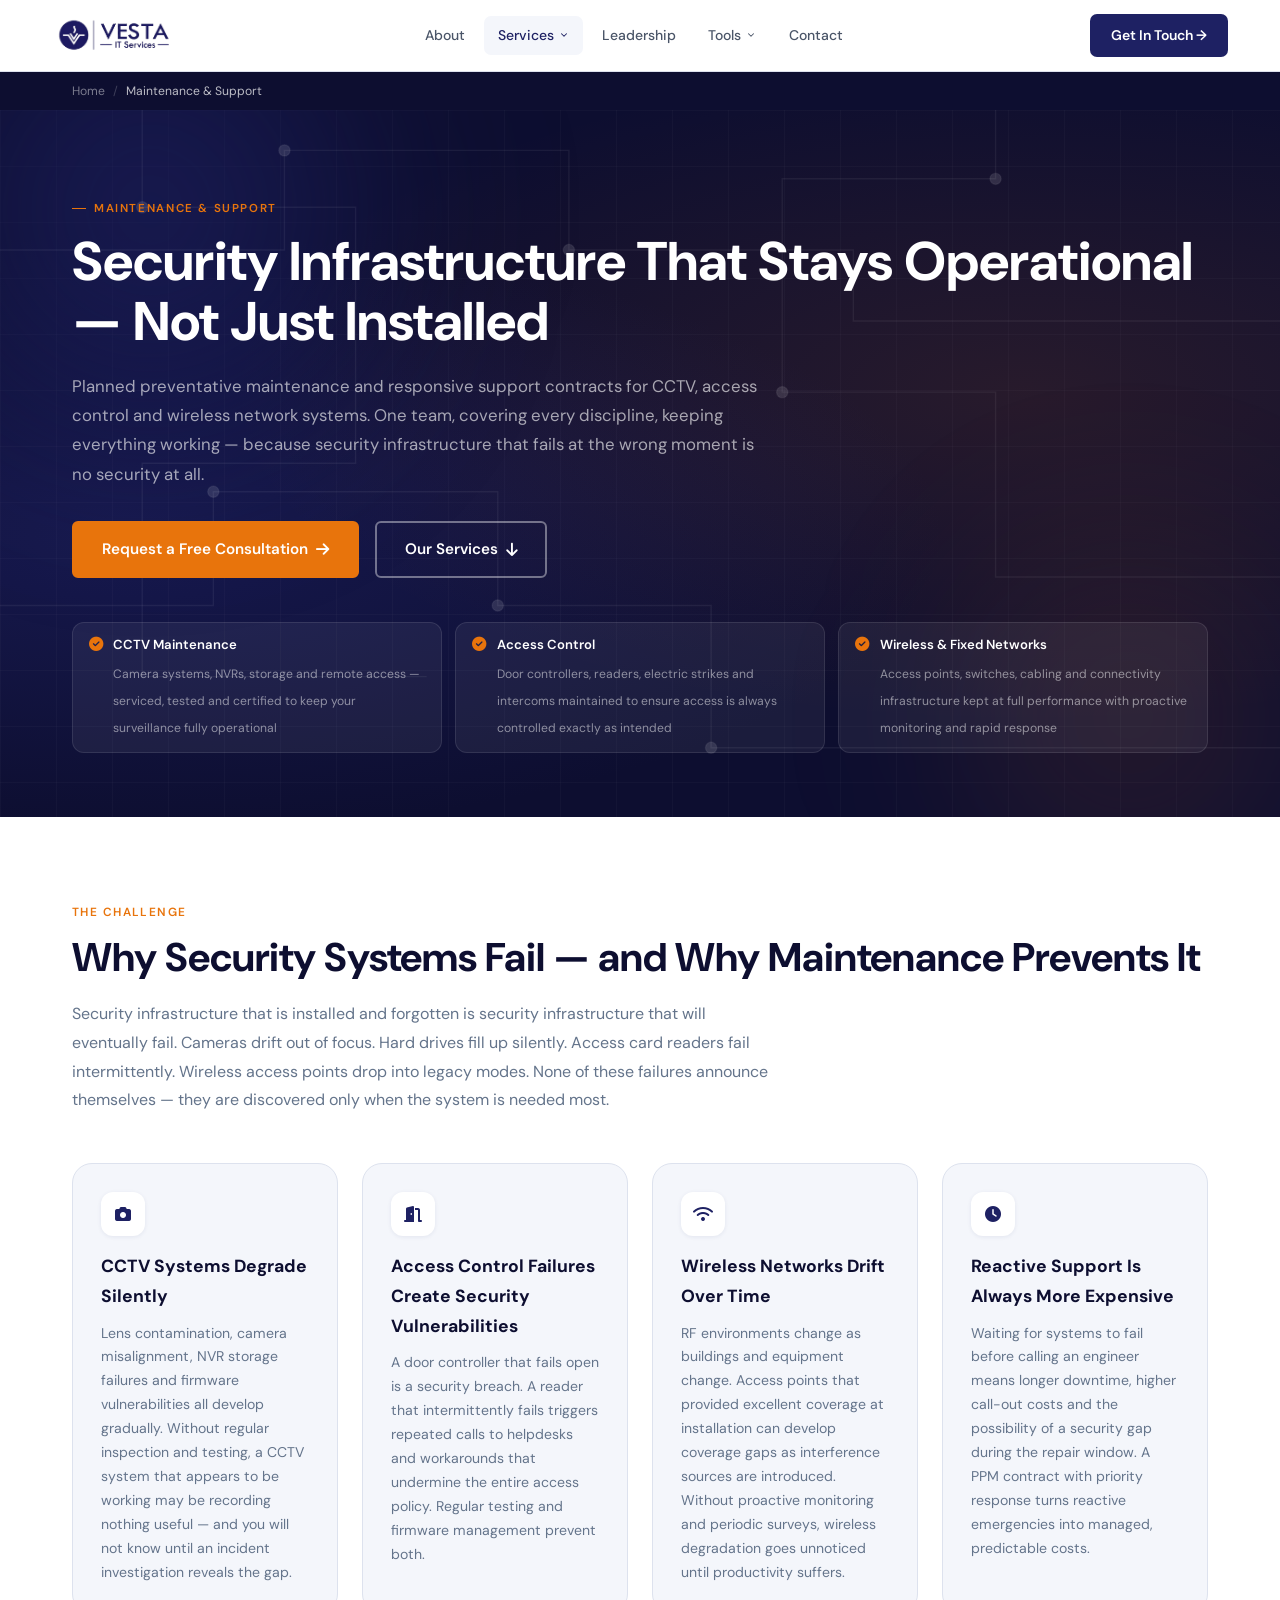
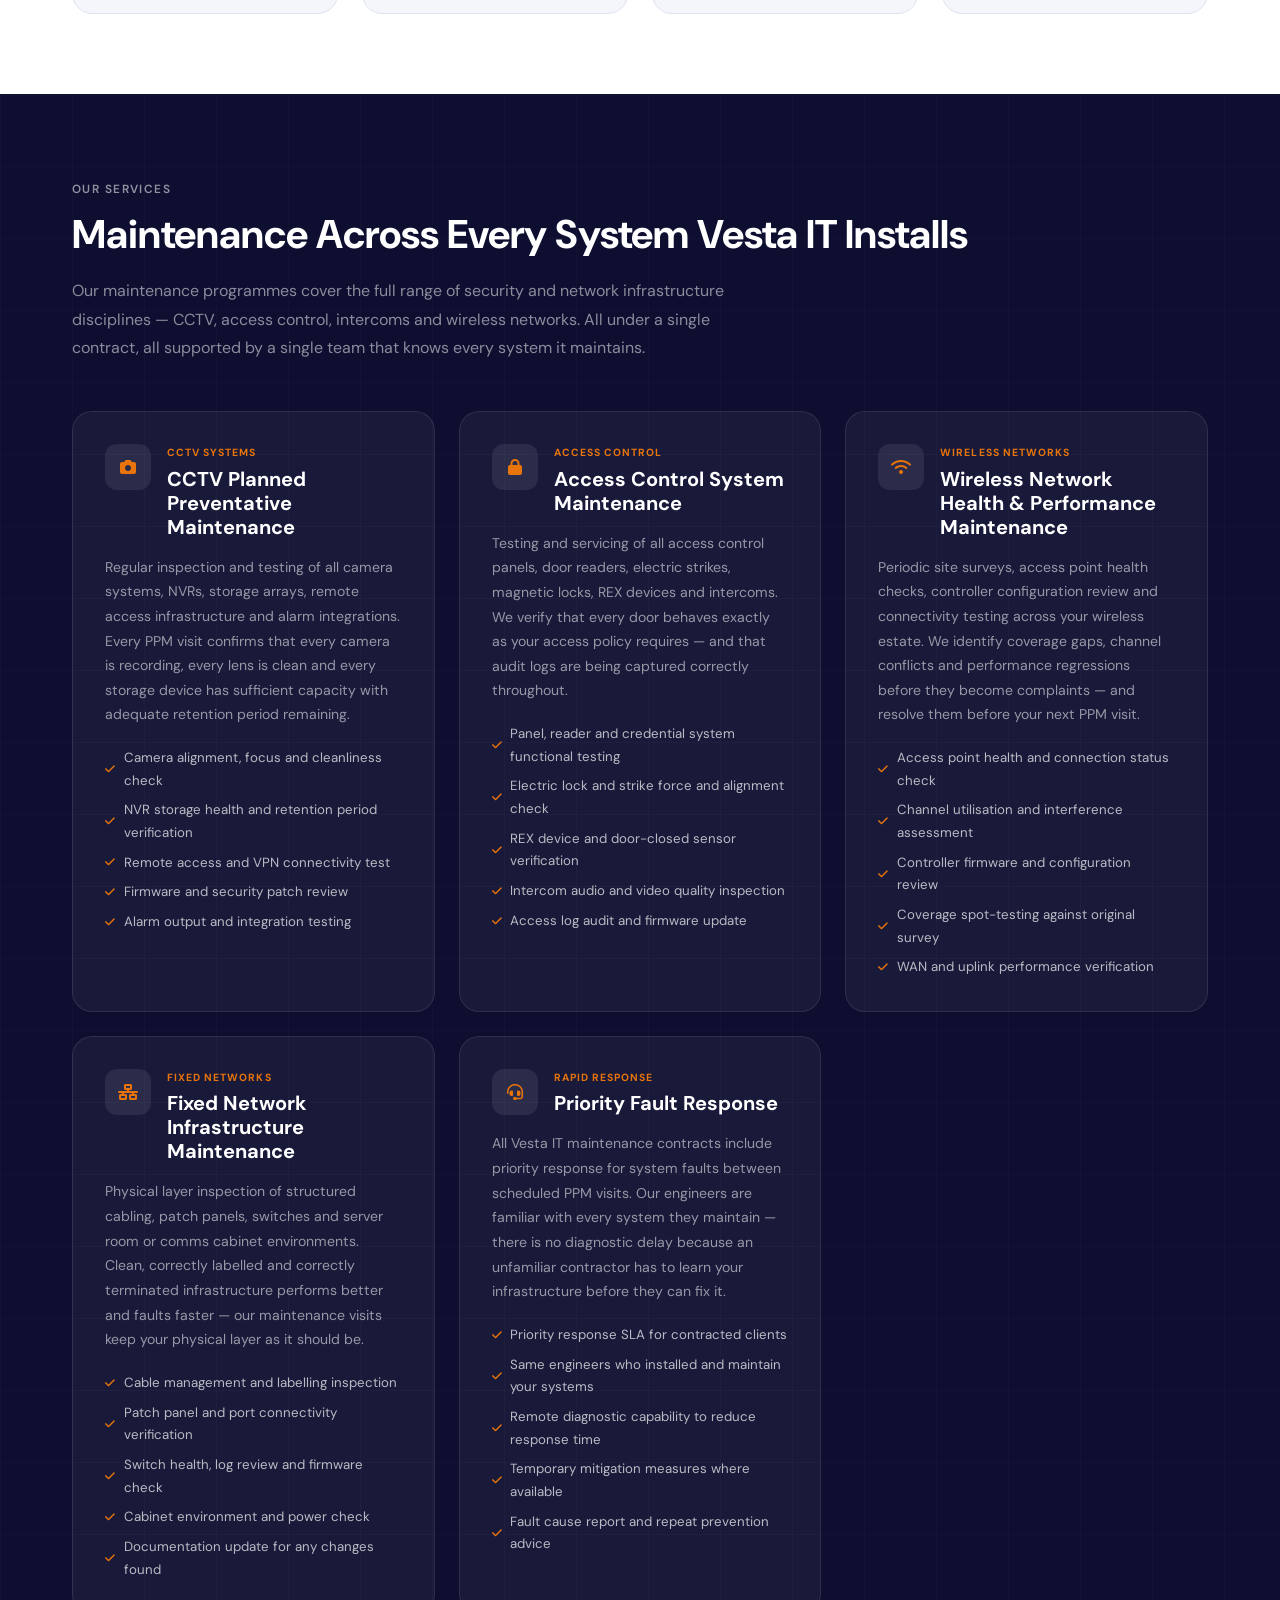
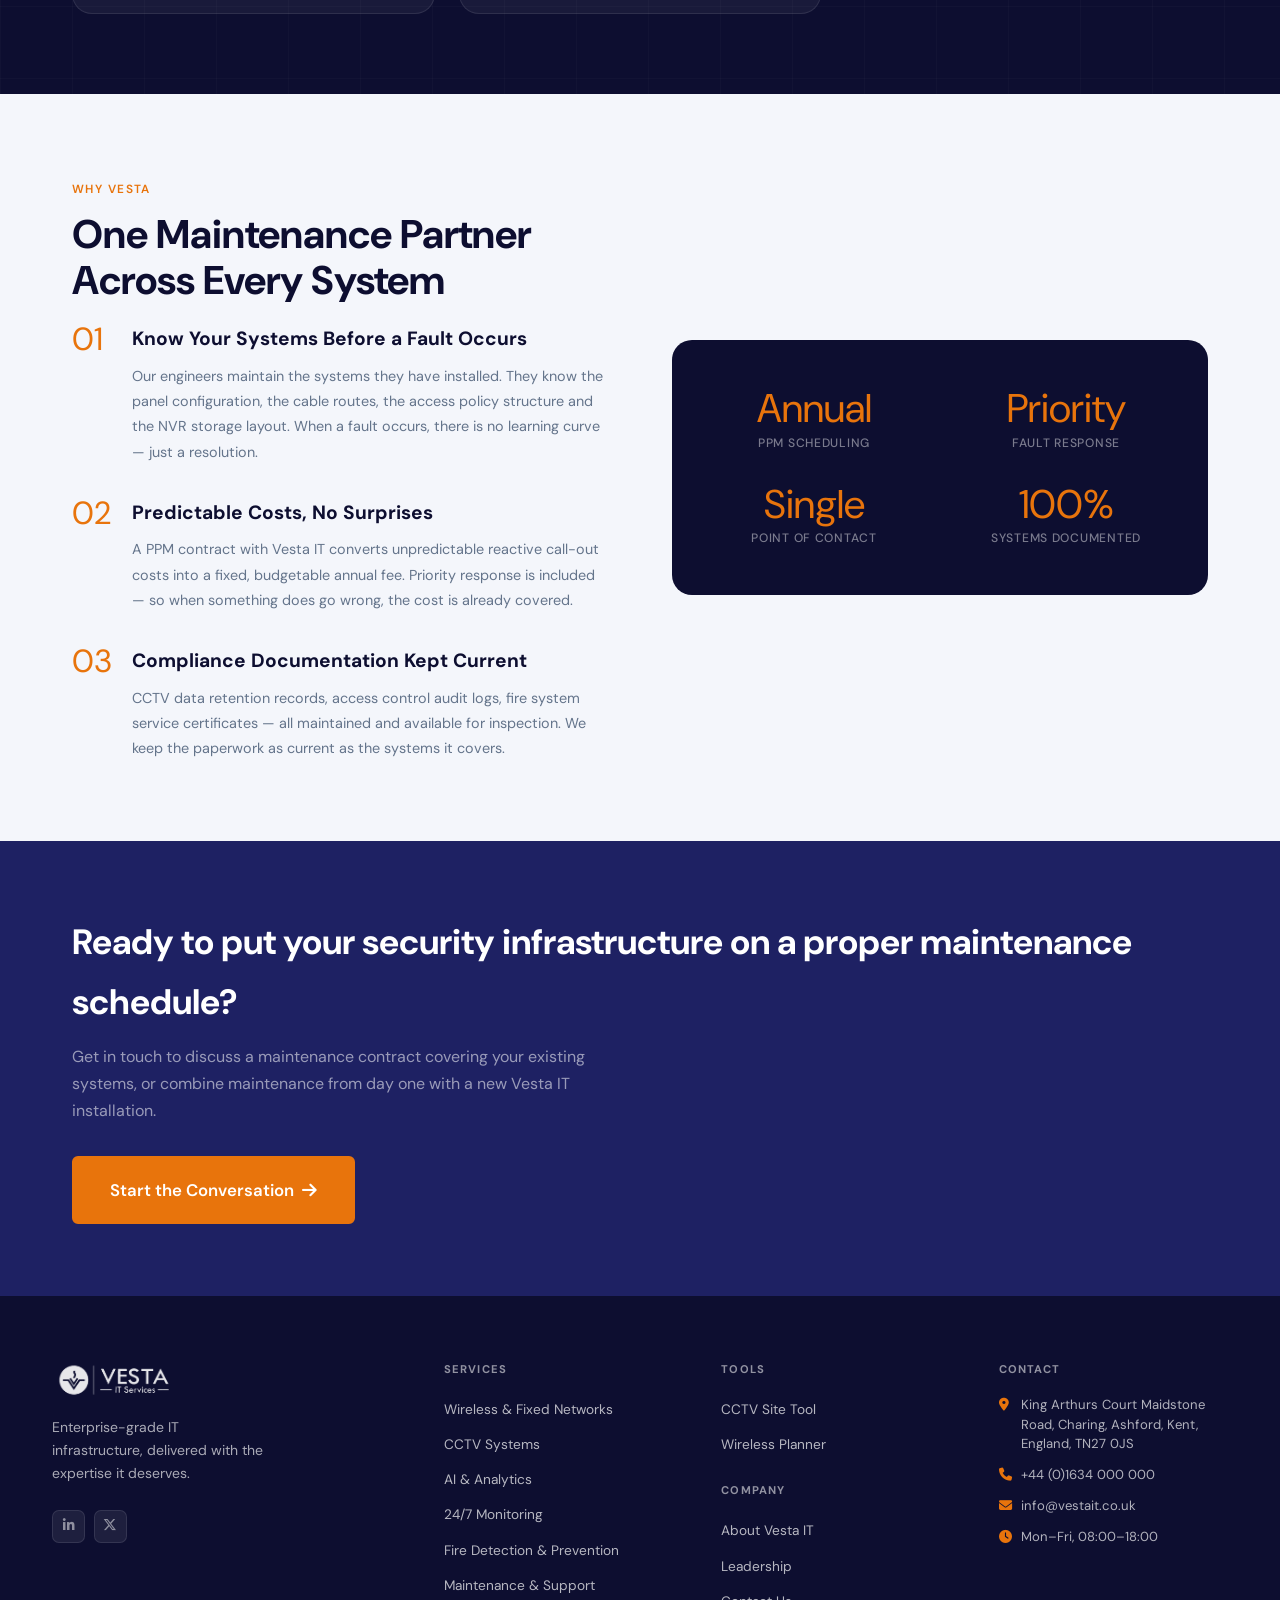
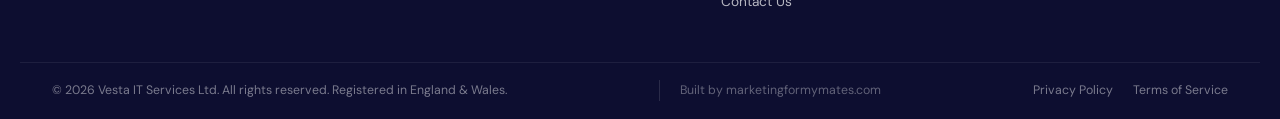
<file: maintenance.html>
<!DOCTYPE html>
<html lang="en">
<head>
<meta charset="UTF-8"/>
<meta name="viewport" content="width=device-width,initial-scale=1.0"/>
<title>Maintenance &amp; Support | Vesta IT Services Ltd</title>
<meta name="description" content="Planned preventative maintenance and rapid response support for CCTV, access control and wireless systems. Keep your security infrastructure performing at full effectiveness with Vesta IT's managed maintenance service."/>
  <link rel="preconnect" href="https://fonts.googleapis.com"/>
  <link rel="preconnect" href="https://fonts.gstatic.com" crossorigin/>
  <link href="https://fonts.googleapis.com/css2?family=DM+Sans:opsz,wght@9..40,300;9..40,400;9..40,500;9..40,600;9..40,700&display=swap" rel="stylesheet"/>
  <link rel="stylesheet" href="https://cdnjs.cloudflare.com/ajax/libs/font-awesome/6.5.0/css/all.min.css" crossorigin="anonymous"/>
  <script src="vesta.js" defer></script>
<style>

:root{
  --navy:#1E2163;--navy-dark:#141548;--navy-deeper:#0D0E30;
  --accent:#E8740C;--accent-lt:#F4974A;
  --steel:#4A5568;--mist:#F4F6FB;--white:#fff;--border:#DDE2EE;
  --text:#2D3748;--muted:#64748B;
  --rsm:6px;--rmd:12px;--rlg:20px;
  --shadow-sm:0 1px 4px rgba(30,33,99,.08);
  --shadow-md:0 4px 20px rgba(30,33,99,.12);
  --shadow-lg:0 12px 40px rgba(30,33,99,.16);
  --tr:.25s cubic-bezier(.4,0,.2,1);
  --fd:'DM Sans',system-ui,sans-serif;
  --fb:'DM Sans',system-ui,sans-serif;
}
*,*::before,*::after{box-sizing:border-box;margin:0;padding:0}
html{scroll-behavior:smooth;overflow-x:hidden}
body{font-family:var(--fb);color:var(--text);background:var(--white);line-height:1.7;-webkit-font-smoothing:antialiased;}
img{display:block;max-width:100%}a{text-decoration:none;color:inherit}ul{list-style:none}address{font-style:normal}
.container{width:100%;max-width:1200px;margin:0 auto;padding:0 2rem}
.btn{display:inline-flex;align-items:center;gap:.5rem;padding:.85rem 1.75rem;border-radius:var(--rsm);font-family:var(--fb);font-size:.95rem;font-weight:600;cursor:pointer;border:2px solid transparent;transition:var(--tr);white-space:nowrap}
.btn i{transition:transform var(--tr)}.btn:hover i{transform:translateX(3px)}
.btn--primary{background:var(--navy);color:var(--white);border-color:var(--navy)}
.btn--primary:hover{background:var(--navy-dark);transform:translateY(-1px);box-shadow:var(--shadow-md)}
.btn--accent{background:var(--accent);color:var(--white);border-color:var(--accent)}
.btn--accent:hover{background:var(--accent-lt);transform:translateY(-1px);box-shadow:0 6px 24px rgba(232,116,12,.35)}
.btn--ghost{background:transparent;color:var(--white);border-color:rgba(255,255,255,.4)}
.btn--ghost:hover{background:rgba(255,255,255,.1);border-color:rgba(255,255,255,.7)}
.btn--large{padding:1.1rem 2.25rem;font-size:1.05rem}.btn--full{width:100%;justify-content:center}
.reveal{opacity:0;transform:translateY(28px);transition:opacity .65s ease,transform .65s ease}
.reveal.visible{opacity:1;transform:translateY(0)}
.rd1{transition-delay:.1s}.rd2{transition-delay:.2s}.rd3{transition-delay:.3s}

.stag{display:inline-block;font-size:.74rem;font-weight:600;letter-spacing:.12em;text-transform:uppercase;color:var(--accent);margin-bottom:.75rem}
.stag--lt{color:rgba(255,255,255,.55)}
.sec-h2{font-family:var(--fd);font-size:clamp(1.8rem,3.5vw,2.5rem);color:var(--navy-deeper);margin-bottom:1.25rem;line-height:1.15}
.sec-h2--lt{color:var(--white)}
.sec-intro{font-size:1rem;color:var(--muted);max-width:64ch;line-height:1.8;margin-bottom:3rem}
.sec-intro--lt{color:rgba(255,255,255,.52)}
/* BREADCRUMB */
.breadcrumb{background:var(--navy-deeper);padding:.55rem 0}
.bc-inner{display:flex;align-items:center;gap:.5rem;font-size:.76rem;color:rgba(255,255,255,.42)}
.bc-inner a{color:rgba(255,255,255,.45);transition:color .2s}.bc-inner a:hover{color:var(--accent)}
.bc-sep{color:rgba(255,255,255,.2)}.bc-current{color:rgba(255,255,255,.72)}
/* PAGE HERO */
.page-hero{background:var(--navy-deeper);padding:5rem 0 4rem;position:relative;overflow:hidden}
.page-hero-bg{position:absolute;inset:0;background:radial-gradient(ellipse at 80% 40%,rgba(232,116,12,.12) 0%,transparent 55%),radial-gradient(ellipse at 10% 60%,rgba(30,33,99,.6) 0%,transparent 50%);pointer-events:none}
.page-hero-grid{position:absolute;inset:0;background-image:linear-gradient(rgba(255,255,255,.025) 1px,transparent 1px),linear-gradient(90deg,rgba(255,255,255,.025) 1px,transparent 1px);background-size:56px 56px;pointer-events:none}
.page-hero-c{position:relative;z-index:2}
.hero-tag{display:inline-flex;align-items:center;gap:.5rem;font-size:.72rem;font-weight:600;letter-spacing:.14em;text-transform:uppercase;color:var(--accent);margin-bottom:.85rem}
.hero-tag::before{content:'';width:14px;height:1.5px;background:var(--accent);display:inline-block}
.page-hero h1{font-family:var(--fd);font-size:clamp(2rem,5vw,3.4rem);color:var(--white);line-height:1.1;margin-bottom:1.25rem}
.page-hero-sub{font-size:1.05rem;color:rgba(255,255,255,.62);max-width:58ch;margin-bottom:2rem;line-height:1.75}
.hero-btns{display:flex;gap:1rem;flex-wrap:wrap;margin-bottom:2.75rem}
.hero-pills{display:flex;flex-wrap:wrap;gap:.85rem}
.h-pill{display:flex;align-items:flex-start;gap:.65rem;background:rgba(255,255,255,.06);border:1px solid rgba(255,255,255,.1);border-radius:var(--rmd);padding:.7rem 1rem;min-width:200px;flex:1}
.h-pill i{color:var(--accent);font-size:.9rem;margin-top:.15rem;flex-shrink:0}
.h-pill strong{display:block;font-size:.82rem;font-weight:600;color:var(--white);margin-bottom:.15rem}
.h-pill span{font-size:.76rem;color:rgba(255,255,255,.5);line-height:1.4}
/* CHALLENGE */
.challenge{padding:5rem 0;background:var(--white)}
.chal-grid{display:grid;grid-template-columns:repeat(auto-fit,minmax(260px,1fr));gap:1.5rem}
.chal-card{background:var(--mist);border:1px solid var(--border);border-radius:var(--rlg);padding:1.75rem}
.chal-icon{width:44px;height:44px;background:var(--white);border-radius:var(--rmd);display:flex;align-items:center;justify-content:center;color:var(--navy);font-size:1rem;margin-bottom:1rem;box-shadow:var(--shadow-sm)}
.chal-card h3{font-family:var(--fd);font-size:1.1rem;color:var(--navy-deeper);margin-bottom:.6rem}
.chal-card p{font-size:.88rem;color:var(--muted);line-height:1.7}
/* SERVICES DARK */
.services-sec{padding:5rem 0;background:var(--navy-deeper);position:relative;overflow:hidden}
.services-sec-bg{position:absolute;inset:0;background-image:linear-gradient(rgba(255,255,255,.02) 1px,transparent 1px),linear-gradient(90deg,rgba(255,255,255,.02) 1px,transparent 1px);background-size:72px 72px;pointer-events:none}
.services-sec-c{position:relative;z-index:2}
.svc-blocks{display:grid;grid-template-columns:repeat(auto-fit,minmax(340px,1fr));gap:1.5rem;margin-top:3rem}
.svc-block{background:rgba(255,255,255,.05);border:1px solid rgba(255,255,255,.09);border-radius:var(--rlg);padding:2rem;transition:border-color var(--tr),background var(--tr)}
.svc-block:hover{border-color:rgba(232,116,12,.4);background:rgba(255,255,255,.07)}
.svc-block-head{display:flex;align-items:flex-start;gap:1rem;margin-bottom:1rem}
.svc-block-icon{width:46px;height:46px;background:rgba(255,255,255,.08);border-radius:var(--rmd);display:flex;align-items:center;justify-content:center;color:var(--accent);font-size:1rem;flex-shrink:0}
.svc-block-tag{font-size:.65rem;font-weight:700;letter-spacing:.1em;text-transform:uppercase;color:var(--accent);margin-bottom:.3rem}
.svc-block-title{font-family:var(--fd);font-size:1.25rem;color:var(--white);line-height:1.2}
.svc-block-desc{font-size:.88rem;color:rgba(255,255,255,.55);line-height:1.75;margin-bottom:1.25rem}
.svc-block-feats{display:flex;flex-direction:column;gap:.45rem}
.svc-block-feats li{display:flex;align-items:center;gap:.55rem;font-size:.83rem;color:rgba(255,255,255,.7)}
.svc-block-feats li i{color:var(--accent);font-size:.7rem;flex-shrink:0}
/* WHY */
.why-sec{padding:5rem 0;background:var(--mist)}
.why-grid{display:grid;grid-template-columns:1fr 1fr;gap:4rem;align-items:center}
.why-items{display:flex;flex-direction:column;gap:2rem}
.why-item{display:flex;gap:1.25rem;align-items:flex-start}
.why-num{font-family:var(--fd);font-size:2rem;color:var(--accent);line-height:1;flex-shrink:0;width:40px}
.why-item h3{font-family:var(--fd);font-size:1.2rem;color:var(--navy-deeper);margin-bottom:.5rem}
.why-item p{font-size:.9rem;color:var(--muted);line-height:1.75}
.stats-box{background:var(--navy-deeper);border-radius:var(--rlg);padding:3rem 2rem;display:grid;grid-template-columns:1fr 1fr;gap:2rem}
.stat-item{text-align:center}
.stat-n{display:block;font-family:var(--fd);font-size:2.5rem;color:var(--accent);line-height:1;margin-bottom:.4rem}
.stat-l{display:block;font-size:.76rem;font-weight:500;color:rgba(255,255,255,.45);text-transform:uppercase;letter-spacing:.06em;line-height:1.4}
/* CTA */
.cta-sec{background:var(--navy);padding:4.5rem 0}
.cta-inner{display:flex;align-items:center;justify-content:space-between;gap:2rem;flex-wrap:wrap}
.cta-h2{font-family:var(--fd);font-size:clamp(1.6rem,3vw,2.2rem);color:var(--white);margin-bottom:.6rem}
.cta-sub{font-size:1rem;color:rgba(255,255,255,.55);max-width:50ch}
/* RESPONSIVE */
@media(max-width:1024px){.why-grid{grid-template-columns:1fr;gap:3rem}}
@media(max-width:768px){
  .hero-pills .h-pill{min-width:100%}
  .svc-blocks{grid-template-columns:1fr}
  .stats-box{grid-template-columns:1fr 1fr}
  .cta-inner{flex-direction:column;text-align:center}
  .cta-inner .btn{width:100%;justify-content:center}
}
@media(max-width:480px){.container{padding:0 1.25rem}.page-hero{padding:4rem 0 3rem}}

/* Hero circuit background (shared with homepage) */
.page-hero-orb{position:absolute;border-radius:50%;filter:blur(80px);pointer-events:none}
.page-hero-orb--1{width:600px;height:600px;top:-200px;left:-150px;background:radial-gradient(circle,rgba(30,33,99,.8) 0%,transparent 70%)}
.page-hero-orb--2{width:500px;height:500px;bottom:-150px;right:-100px;background:radial-gradient(circle,rgba(232,116,12,.15) 0%,transparent 70%)}
.page-hero-circuit{position:absolute;inset:0;width:100%;height:100%;pointer-events:none}

</style>
</head>
<body>
<div id="vesta-header"></div>

<div class="breadcrumb">
  <div class="container bc-inner">
    <a href="index.html">Home</a>
    <span class="bc-sep">/</span>
    <span class="bc-current">Maintenance &amp; Support</span>
  </div>
</div>

<section class="page-hero" id="top">
  <div class="page-hero-bg" aria-hidden="true"></div>
  <div class="page-hero-grid" aria-hidden="true"></div>
  <div class="page-hero-orb page-hero-orb--1" aria-hidden="true"></div>
  <div class="page-hero-orb page-hero-orb--2" aria-hidden="true"></div>
  <svg class="page-hero-circuit" aria-hidden="true" viewBox="0 0 900 600" xmlns="http://www.w3.org/2000/svg" preserveAspectRatio="xMidYMid slice">
    <g stroke="rgba(255,255,255,0.06)" fill="none" stroke-width="1">
      <path d="M0 150 H200 V80 H400 V150 H600 V200 H900"/><path d="M100 0 V120 H250 V300 H100 V450 H300"/>
      <path d="M700 0 V100 H550 V250 H700 V380 H900"/><path d="M0 400 H150 V320 H350 V400 H500 V500 H900"/>
      <circle cx="200" cy="80" r="4" fill="rgba(255,255,255,0.12)"/><circle cx="400" cy="150" r="4" fill="rgba(255,255,255,0.12)"/>
      <circle cx="550" cy="250" r="4" fill="rgba(255,255,255,0.12)"/><circle cx="350" cy="400" r="4" fill="rgba(255,255,255,0.12)"/>
      <circle cx="150" cy="320" r="4" fill="rgba(255,255,255,0.12)"/><circle cx="700" cy="100" r="4" fill="rgba(255,255,255,0.12)"/>
      <circle cx="500" cy="500" r="4" fill="rgba(255,255,255,0.12)"/><circle cx="100" cy="120" r="4" fill="rgba(255,255,255,0.12)"/>
    </g>
  </svg>
  <div class="container page-hero-c">
    <div class="hero-tag">Maintenance &amp; Support</div>
    <h1>Security Infrastructure That Stays Operational — Not Just Installed</h1>
    <p class="page-hero-sub">Planned preventative maintenance and responsive support contracts for CCTV, access control and wireless network systems. One team, covering every discipline, keeping everything working — because security infrastructure that fails at the wrong moment is no security at all.</p>
    <div class="hero-btns">
      <a href="index.html#contact" class="btn btn--accent">Request a Free Consultation <i class="fa-solid fa-arrow-right" aria-hidden="true"></i></a>
      <a href="#services" class="btn btn--ghost">Our Services <i class="fa-solid fa-arrow-down" aria-hidden="true"></i></a>
    </div>
    <div class="hero-pills"><div class="h-pill"><i class="fa-solid fa-check-circle" aria-hidden="true"></i><div><strong>CCTV Maintenance</strong><span>Camera systems, NVRs, storage and remote access — serviced, tested and certified to keep your surveillance fully operational</span></div></div><div class="h-pill"><i class="fa-solid fa-check-circle" aria-hidden="true"></i><div><strong>Access Control</strong><span>Door controllers, readers, electric strikes and intercoms maintained to ensure access is always controlled exactly as intended</span></div></div><div class="h-pill"><i class="fa-solid fa-check-circle" aria-hidden="true"></i><div><strong>Wireless &amp; Fixed Networks</strong><span>Access points, switches, cabling and connectivity infrastructure kept at full performance with proactive monitoring and rapid response</span></div></div></div>
  </div>
</section>

<section class="challenge" id="challenge" aria-labelledby="chal-title">
  <div class="container">
    <span class="stag reveal">The Challenge</span>
    <h2 class="sec-h2 reveal" id="chal-title">Why Security Systems Fail — and Why Maintenance Prevents It</h2>
    <p class="sec-intro reveal">Security infrastructure that is installed and forgotten is security infrastructure that will eventually fail. Cameras drift out of focus. Hard drives fill up silently. Access card readers fail intermittently. Wireless access points drop into legacy modes. None of these failures announce themselves — they are discovered only when the system is needed most.</p>
    <div class="chal-grid"><div class="chal-card reveal rd1"><div class="chal-icon"><i class="fa-solid fa-camera" aria-hidden="true"></i></div><h3>CCTV Systems Degrade Silently</h3><p>Lens contamination, camera misalignment, NVR storage failures and firmware vulnerabilities all develop gradually. Without regular inspection and testing, a CCTV system that appears to be working may be recording nothing useful — and you will not know until an incident investigation reveals the gap.</p></div><div class="chal-card reveal rd2"><div class="chal-icon"><i class="fa-solid fa-door-open" aria-hidden="true"></i></div><h3>Access Control Failures Create Security Vulnerabilities</h3><p>A door controller that fails open is a security breach. A reader that intermittently fails triggers repeated calls to helpdesks and workarounds that undermine the entire access policy. Regular testing and firmware management prevent both.</p></div><div class="chal-card reveal rd3"><div class="chal-icon"><i class="fa-solid fa-wifi" aria-hidden="true"></i></div><h3>Wireless Networks Drift Over Time</h3><p>RF environments change as buildings and equipment change. Access points that provided excellent coverage at installation can develop coverage gaps as interference sources are introduced. Without proactive monitoring and periodic surveys, wireless degradation goes unnoticed until productivity suffers.</p></div><div class="chal-card reveal rd1"><div class="chal-icon"><i class="fa-solid fa-clock" aria-hidden="true"></i></div><h3>Reactive Support Is Always More Expensive</h3><p>Waiting for systems to fail before calling an engineer means longer downtime, higher call-out costs and the possibility of a security gap during the repair window. A PPM contract with priority response turns reactive emergencies into managed, predictable costs.</p></div></div>
  </div>
</section>

<section class="services-sec" id="services" aria-labelledby="svc-title">
  <div class="services-sec-bg" aria-hidden="true"></div>
  <div class="container services-sec-c">
    <span class="stag stag--lt reveal">Our Services</span>
    <h2 class="sec-h2 sec-h2--lt reveal" id="svc-title">Maintenance Across Every System Vesta IT Installs</h2>
    <p class="sec-intro sec-intro--lt reveal">Our maintenance programmes cover the full range of security and network infrastructure disciplines — CCTV, access control, intercoms and wireless networks. All under a single contract, all supported by a single team that knows every system it maintains.</p>
    <div class="svc-blocks"><div class="svc-block reveal"><div class="svc-block-head"><div class="svc-block-icon"><i class="fa-solid fa-camera" aria-hidden="true"></i></div><div><div class="svc-block-tag">CCTV Systems</div><h3 class="svc-block-title">CCTV Planned Preventative Maintenance</h3></div></div><p class="svc-block-desc">Regular inspection and testing of all camera systems, NVRs, storage arrays, remote access infrastructure and alarm integrations. Every PPM visit confirms that every camera is recording, every lens is clean and every storage device has sufficient capacity with adequate retention period remaining.</p><ul class="svc-block-feats"><li><i class="fa-solid fa-check" aria-hidden="true"></i>Camera alignment, focus and cleanliness check</li><li><i class="fa-solid fa-check" aria-hidden="true"></i>NVR storage health and retention period verification</li><li><i class="fa-solid fa-check" aria-hidden="true"></i>Remote access and VPN connectivity test</li><li><i class="fa-solid fa-check" aria-hidden="true"></i>Firmware and security patch review</li><li><i class="fa-solid fa-check" aria-hidden="true"></i>Alarm output and integration testing</li></ul></div><div class="svc-block reveal"><div class="svc-block-head"><div class="svc-block-icon"><i class="fa-solid fa-lock" aria-hidden="true"></i></div><div><div class="svc-block-tag">Access Control</div><h3 class="svc-block-title">Access Control System Maintenance</h3></div></div><p class="svc-block-desc">Testing and servicing of all access control panels, door readers, electric strikes, magnetic locks, REX devices and intercoms. We verify that every door behaves exactly as your access policy requires — and that audit logs are being captured correctly throughout.</p><ul class="svc-block-feats"><li><i class="fa-solid fa-check" aria-hidden="true"></i>Panel, reader and credential system functional testing</li><li><i class="fa-solid fa-check" aria-hidden="true"></i>Electric lock and strike force and alignment check</li><li><i class="fa-solid fa-check" aria-hidden="true"></i>REX device and door-closed sensor verification</li><li><i class="fa-solid fa-check" aria-hidden="true"></i>Intercom audio and video quality inspection</li><li><i class="fa-solid fa-check" aria-hidden="true"></i>Access log audit and firmware update</li></ul></div><div class="svc-block reveal"><div class="svc-block-head"><div class="svc-block-icon"><i class="fa-solid fa-wifi" aria-hidden="true"></i></div><div><div class="svc-block-tag">Wireless Networks</div><h3 class="svc-block-title">Wireless Network Health &amp; Performance Maintenance</h3></div></div><p class="svc-block-desc">Periodic site surveys, access point health checks, controller configuration review and connectivity testing across your wireless estate. We identify coverage gaps, channel conflicts and performance regressions before they become complaints — and resolve them before your next PPM visit.</p><ul class="svc-block-feats"><li><i class="fa-solid fa-check" aria-hidden="true"></i>Access point health and connection status check</li><li><i class="fa-solid fa-check" aria-hidden="true"></i>Channel utilisation and interference assessment</li><li><i class="fa-solid fa-check" aria-hidden="true"></i>Controller firmware and configuration review</li><li><i class="fa-solid fa-check" aria-hidden="true"></i>Coverage spot-testing against original survey</li><li><i class="fa-solid fa-check" aria-hidden="true"></i>WAN and uplink performance verification</li></ul></div><div class="svc-block reveal"><div class="svc-block-head"><div class="svc-block-icon"><i class="fa-solid fa-network-wired" aria-hidden="true"></i></div><div><div class="svc-block-tag">Fixed Networks</div><h3 class="svc-block-title">Fixed Network Infrastructure Maintenance</h3></div></div><p class="svc-block-desc">Physical layer inspection of structured cabling, patch panels, switches and server room or comms cabinet environments. Clean, correctly labelled and correctly terminated infrastructure performs better and faults faster — our maintenance visits keep your physical layer as it should be.</p><ul class="svc-block-feats"><li><i class="fa-solid fa-check" aria-hidden="true"></i>Cable management and labelling inspection</li><li><i class="fa-solid fa-check" aria-hidden="true"></i>Patch panel and port connectivity verification</li><li><i class="fa-solid fa-check" aria-hidden="true"></i>Switch health, log review and firmware check</li><li><i class="fa-solid fa-check" aria-hidden="true"></i>Cabinet environment and power check</li><li><i class="fa-solid fa-check" aria-hidden="true"></i>Documentation update for any changes found</li></ul></div><div class="svc-block reveal"><div class="svc-block-head"><div class="svc-block-icon"><i class="fa-solid fa-headset" aria-hidden="true"></i></div><div><div class="svc-block-tag">Rapid Response</div><h3 class="svc-block-title">Priority Fault Response</h3></div></div><p class="svc-block-desc">All Vesta IT maintenance contracts include priority response for system faults between scheduled PPM visits. Our engineers are familiar with every system they maintain — there is no diagnostic delay because an unfamiliar contractor has to learn your infrastructure before they can fix it.</p><ul class="svc-block-feats"><li><i class="fa-solid fa-check" aria-hidden="true"></i>Priority response SLA for contracted clients</li><li><i class="fa-solid fa-check" aria-hidden="true"></i>Same engineers who installed and maintain your systems</li><li><i class="fa-solid fa-check" aria-hidden="true"></i>Remote diagnostic capability to reduce response time</li><li><i class="fa-solid fa-check" aria-hidden="true"></i>Temporary mitigation measures where available</li><li><i class="fa-solid fa-check" aria-hidden="true"></i>Fault cause report and repeat prevention advice</li></ul></div></div>
  </div>
</section>

<section class="why-sec" aria-labelledby="why-title">
  <div class="container">
    <div class="why-grid">
      <div>
        <span class="stag reveal">Why Vesta</span>
        <h2 class="sec-h2 reveal" id="why-title">One Maintenance Partner Across Every System</h2>
        <div class="why-items"><div class="why-item reveal rd1"><div class="why-num">01</div><div><h3>Know Your Systems Before a Fault Occurs</h3><p>Our engineers maintain the systems they have installed. They know the panel configuration, the cable routes, the access policy structure and the NVR storage layout. When a fault occurs, there is no learning curve — just a resolution.</p></div></div><div class="why-item reveal rd2"><div class="why-num">02</div><div><h3>Predictable Costs, No Surprises</h3><p>A PPM contract with Vesta IT converts unpredictable reactive call-out costs into a fixed, budgetable annual fee. Priority response is included — so when something does go wrong, the cost is already covered.</p></div></div><div class="why-item reveal rd3"><div class="why-num">03</div><div><h3>Compliance Documentation Kept Current</h3><p>CCTV data retention records, access control audit logs, fire system service certificates — all maintained and available for inspection. We keep the paperwork as current as the systems it covers.</p></div></div></div>
      </div>
      <div class="stats-box" aria-label="Key statistics"><div class="stat-item"><span class="stat-n">Annual</span><span class="stat-l">PPM Scheduling</span></div><div class="stat-item"><span class="stat-n">Priority</span><span class="stat-l">Fault Response</span></div><div class="stat-item"><span class="stat-n">Single</span><span class="stat-l">Point of Contact</span></div><div class="stat-item"><span class="stat-n">100%</span><span class="stat-l">Systems Documented</span></div></div>
    </div>
  </div>
</section>

<section class="cta-sec" aria-labelledby="cta-title">
  <div class="container cta-inner">
    <div>
      <h2 class="cta-h2" id="cta-title">Ready to put your security infrastructure on a proper maintenance schedule?</h2>
      <p class="cta-sub">Get in touch to discuss a maintenance contract covering your existing systems, or combine maintenance from day one with a new Vesta IT installation.</p>
    </div>
    <a href="index.html#contact" class="btn btn--accent btn--large">
      Start the Conversation <i class="fa-solid fa-arrow-right" aria-hidden="true"></i>
    </a>
  </div>
</section>

<footer id="vesta-footer" role="contentinfo"></footer>
</body>
</html>
</file>
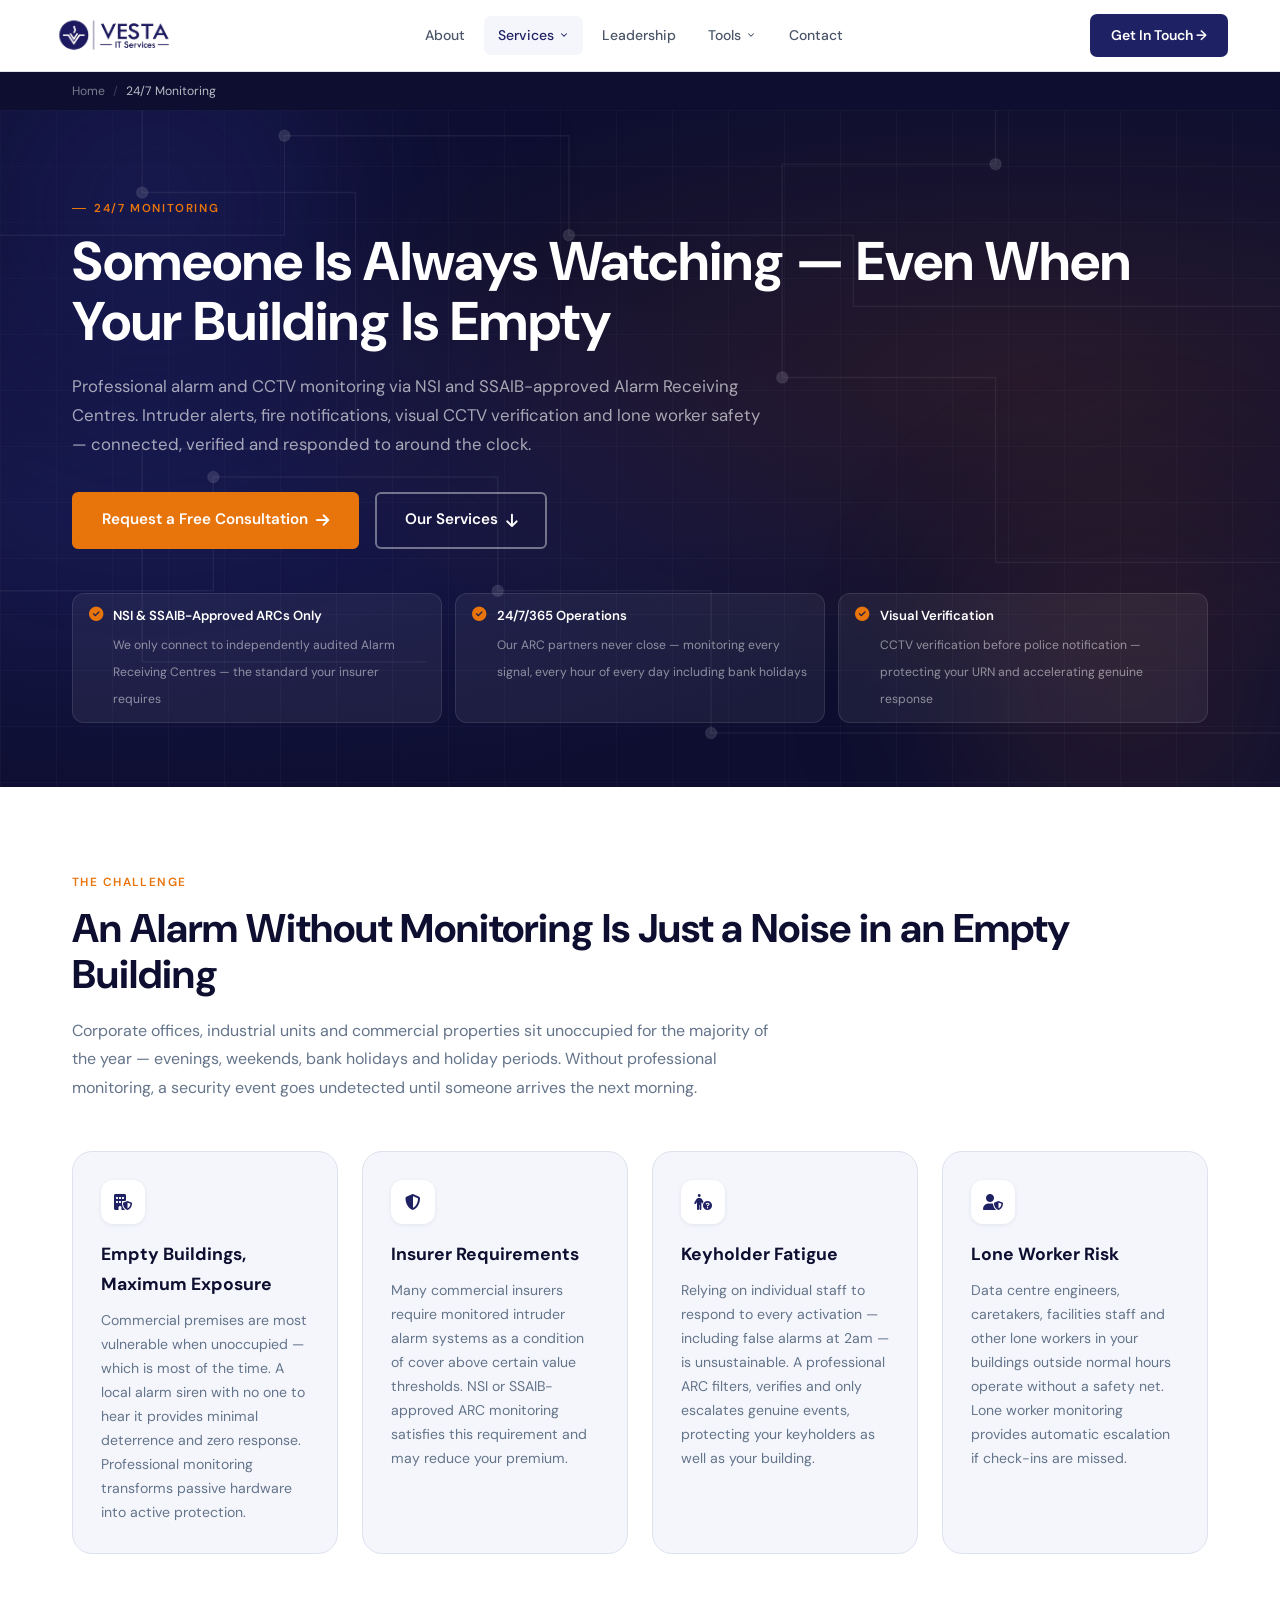
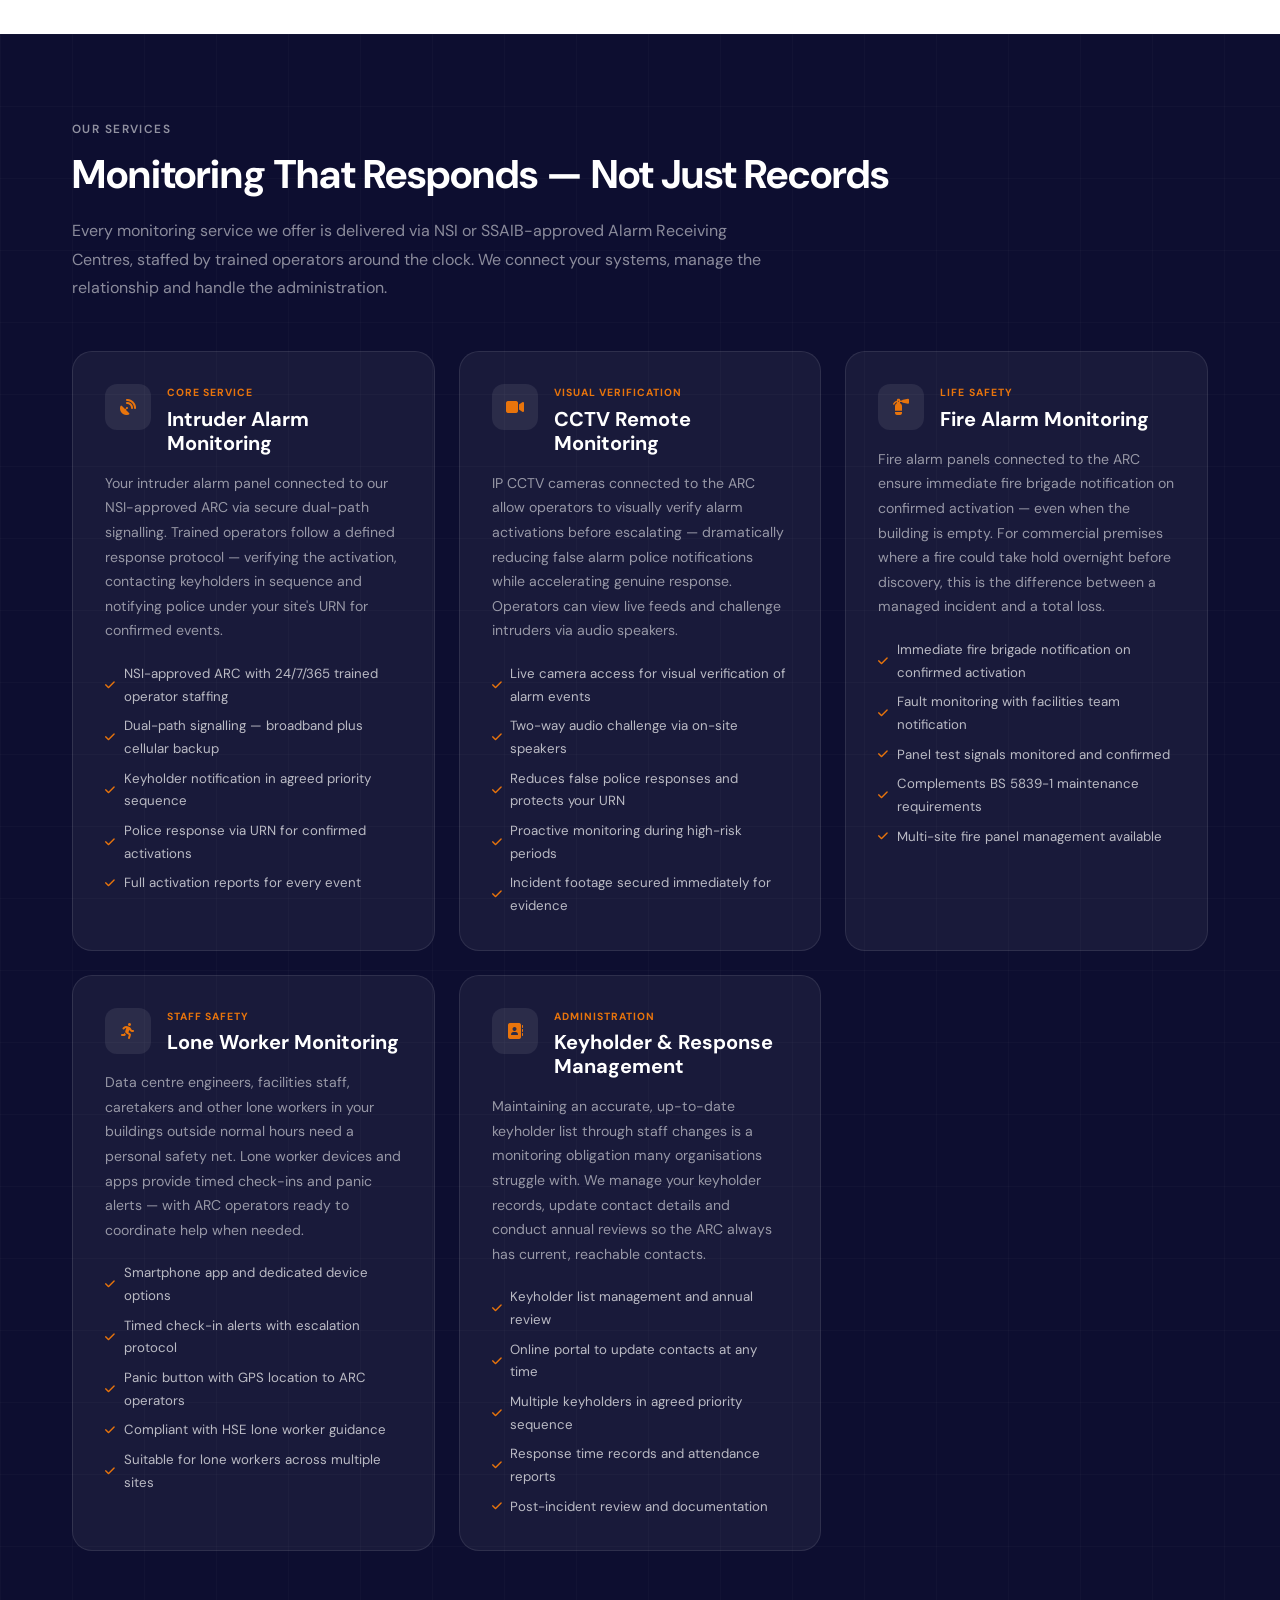
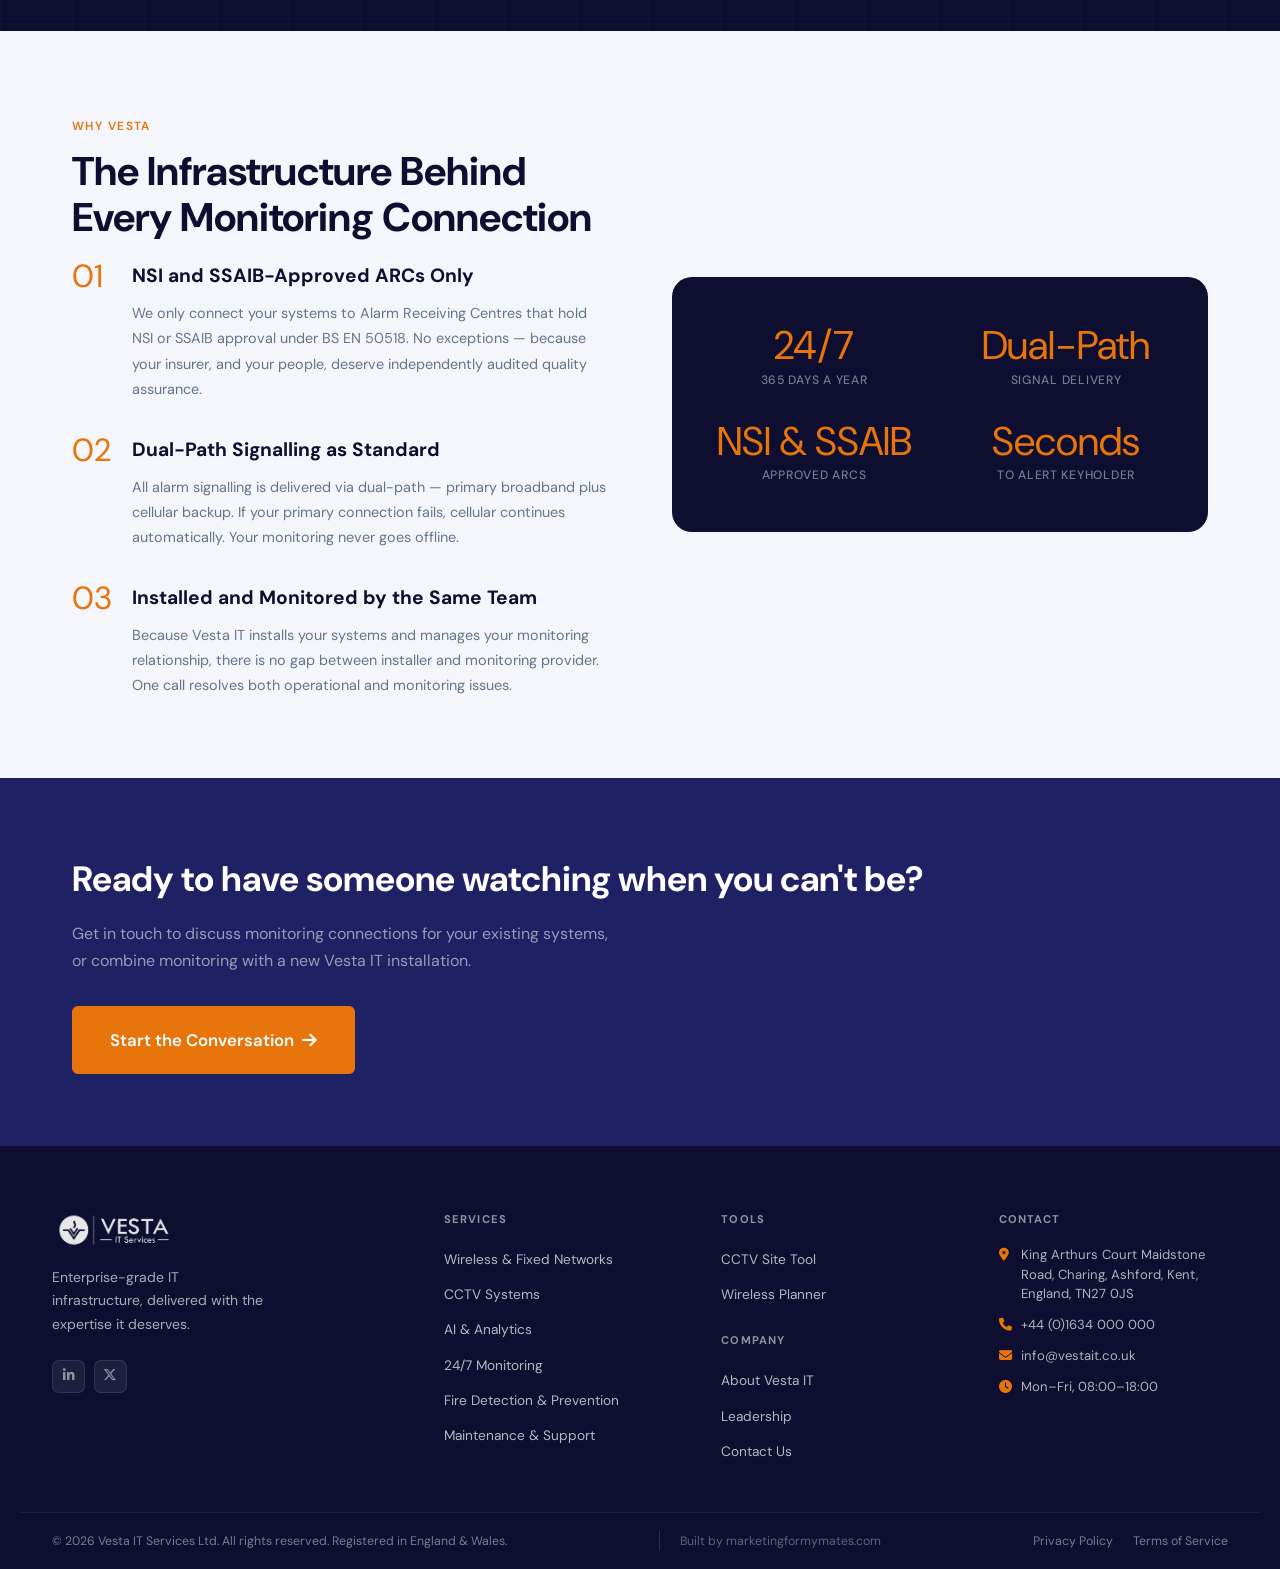
<file: monitoring.html>
<!DOCTYPE html>
<html lang="en">
<head>
<meta charset="UTF-8"/>
<meta name="viewport" content="width=device-width,initial-scale=1.0"/>
<title>24/7 Monitoring | Vesta IT Services Ltd</title>
<meta name="description" content="Round-the-clock alarm and CCTV monitoring via NSI and SSAIB-approved Alarm Receiving Centres. Intruder, fire, CCTV and lone worker monitoring for corporate and commercial clients."/>
  <link rel="preconnect" href="https://fonts.googleapis.com"/>
  <link rel="preconnect" href="https://fonts.gstatic.com" crossorigin/>
  <link href="https://fonts.googleapis.com/css2?family=DM+Sans:opsz,wght@9..40,300;9..40,400;9..40,500;9..40,600;9..40,700&display=swap" rel="stylesheet"/>
  <link rel="stylesheet" href="https://cdnjs.cloudflare.com/ajax/libs/font-awesome/6.5.0/css/all.min.css" crossorigin="anonymous"/>
  <script src="vesta.js" defer></script>
<style>
:root{
  --navy:#1E2163;--navy-dark:#141548;--navy-deeper:#0D0E30;
  --accent:#E8740C;--accent-lt:#F4974A;
  --steel:#4A5568;--mist:#F4F6FB;--white:#fff;--border:#DDE2EE;
  --text:#2D3748;--muted:#64748B;
  --rsm:6px;--rmd:12px;--rlg:20px;
  --shadow-sm:0 1px 4px rgba(30,33,99,.08);
  --shadow-md:0 4px 20px rgba(30,33,99,.12);
  --shadow-lg:0 12px 40px rgba(30,33,99,.16);
  --tr:.25s cubic-bezier(.4,0,.2,1);
  --fd:'DM Sans',system-ui,sans-serif;
  --fb:'DM Sans',system-ui,sans-serif;
}
*,*::before,*::after{box-sizing:border-box;margin:0;padding:0}
html{scroll-behavior:smooth;overflow-x:hidden}
body{font-family:var(--fb);color:var(--text);background:var(--white);line-height:1.7;-webkit-font-smoothing:antialiased;}
img{display:block;max-width:100%}a{text-decoration:none;color:inherit}ul{list-style:none}address{font-style:normal}
.container{width:100%;max-width:1200px;margin:0 auto;padding:0 2rem}
.btn{display:inline-flex;align-items:center;gap:.5rem;padding:.85rem 1.75rem;border-radius:var(--rsm);font-family:var(--fb);font-size:.95rem;font-weight:600;cursor:pointer;border:2px solid transparent;transition:var(--tr);white-space:nowrap}
.btn i{transition:transform var(--tr)}.btn:hover i{transform:translateX(3px)}
.btn--primary{background:var(--navy);color:var(--white);border-color:var(--navy)}
.btn--primary:hover{background:var(--navy-dark);transform:translateY(-1px);box-shadow:var(--shadow-md)}
.btn--accent{background:var(--accent);color:var(--white);border-color:var(--accent)}
.btn--accent:hover{background:var(--accent-lt);transform:translateY(-1px);box-shadow:0 6px 24px rgba(232,116,12,.35)}
.btn--ghost{background:transparent;color:var(--white);border-color:rgba(255,255,255,.4)}
.btn--ghost:hover{background:rgba(255,255,255,.1);border-color:rgba(255,255,255,.7)}
.btn--large{padding:1.1rem 2.25rem;font-size:1.05rem}.btn--full{width:100%;justify-content:center}
.reveal{opacity:0;transform:translateY(28px);transition:opacity .65s ease,transform .65s ease}
.reveal.visible{opacity:1;transform:translateY(0)}
.rd1{transition-delay:.1s}.rd2{transition-delay:.2s}.rd3{transition-delay:.3s}

.stag{display:inline-block;font-size:.74rem;font-weight:600;letter-spacing:.12em;text-transform:uppercase;color:var(--accent);margin-bottom:.75rem}
.stag--lt{color:rgba(255,255,255,.55)}
.sec-h2{font-family:var(--fd);font-size:clamp(1.8rem,3.5vw,2.5rem);color:var(--navy-deeper);margin-bottom:1.25rem;line-height:1.15}
.sec-h2--lt{color:var(--white)}
.sec-intro{font-size:1rem;color:var(--muted);max-width:64ch;line-height:1.8;margin-bottom:3rem}
.sec-intro--lt{color:rgba(255,255,255,.52)}
/* BREADCRUMB */
.breadcrumb{background:var(--navy-deeper);padding:.55rem 0}
.bc-inner{display:flex;align-items:center;gap:.5rem;font-size:.76rem;color:rgba(255,255,255,.42)}
.bc-inner a{color:rgba(255,255,255,.45);transition:color .2s}.bc-inner a:hover{color:var(--accent)}
.bc-sep{color:rgba(255,255,255,.2)}.bc-current{color:rgba(255,255,255,.72)}
/* PAGE HERO */
.page-hero{background:var(--navy-deeper);padding:5rem 0 4rem;position:relative;overflow:hidden}
.page-hero-bg{position:absolute;inset:0;background:radial-gradient(ellipse at 80% 40%,rgba(232,116,12,.12) 0%,transparent 55%),radial-gradient(ellipse at 10% 60%,rgba(30,33,99,.6) 0%,transparent 50%);pointer-events:none}
.page-hero-grid{position:absolute;inset:0;background-image:linear-gradient(rgba(255,255,255,.025) 1px,transparent 1px),linear-gradient(90deg,rgba(255,255,255,.025) 1px,transparent 1px);background-size:56px 56px;pointer-events:none}
.page-hero-c{position:relative;z-index:2}
.hero-tag{display:inline-flex;align-items:center;gap:.5rem;font-size:.72rem;font-weight:600;letter-spacing:.14em;text-transform:uppercase;color:var(--accent);margin-bottom:.85rem}
.hero-tag::before{content:'';width:14px;height:1.5px;background:var(--accent);display:inline-block}
.page-hero h1{font-family:var(--fd);font-size:clamp(2rem,5vw,3.4rem);color:var(--white);line-height:1.1;margin-bottom:1.25rem}
.page-hero-sub{font-size:1.05rem;color:rgba(255,255,255,.62);max-width:58ch;margin-bottom:2rem;line-height:1.75}
.hero-btns{display:flex;gap:1rem;flex-wrap:wrap;margin-bottom:2.75rem}
.hero-pills{display:flex;flex-wrap:wrap;gap:.85rem}
.h-pill{display:flex;align-items:flex-start;gap:.65rem;background:rgba(255,255,255,.06);border:1px solid rgba(255,255,255,.1);border-radius:var(--rmd);padding:.7rem 1rem;min-width:200px;flex:1}
.h-pill i{color:var(--accent);font-size:.9rem;margin-top:.15rem;flex-shrink:0}
.h-pill strong{display:block;font-size:.82rem;font-weight:600;color:var(--white);margin-bottom:.15rem}
.h-pill span{font-size:.76rem;color:rgba(255,255,255,.5);line-height:1.4}
/* CHALLENGE */
.challenge{padding:5rem 0;background:var(--white)}
.chal-grid{display:grid;grid-template-columns:repeat(auto-fit,minmax(260px,1fr));gap:1.5rem}
.chal-card{background:var(--mist);border:1px solid var(--border);border-radius:var(--rlg);padding:1.75rem}
.chal-icon{width:44px;height:44px;background:var(--white);border-radius:var(--rmd);display:flex;align-items:center;justify-content:center;color:var(--navy);font-size:1rem;margin-bottom:1rem;box-shadow:var(--shadow-sm)}
.chal-card h3{font-family:var(--fd);font-size:1.1rem;color:var(--navy-deeper);margin-bottom:.6rem}
.chal-card p{font-size:.88rem;color:var(--muted);line-height:1.7}
/* SERVICES DARK */
.services-sec{padding:5rem 0;background:var(--navy-deeper);position:relative;overflow:hidden}
.services-sec-bg{position:absolute;inset:0;background-image:linear-gradient(rgba(255,255,255,.02) 1px,transparent 1px),linear-gradient(90deg,rgba(255,255,255,.02) 1px,transparent 1px);background-size:72px 72px;pointer-events:none}
.services-sec-c{position:relative;z-index:2}
.svc-blocks{display:grid;grid-template-columns:repeat(auto-fit,minmax(340px,1fr));gap:1.5rem;margin-top:3rem}
.svc-block{background:rgba(255,255,255,.05);border:1px solid rgba(255,255,255,.09);border-radius:var(--rlg);padding:2rem;transition:border-color var(--tr),background var(--tr)}
.svc-block:hover{border-color:rgba(232,116,12,.4);background:rgba(255,255,255,.07)}
.svc-block-head{display:flex;align-items:flex-start;gap:1rem;margin-bottom:1rem}
.svc-block-icon{width:46px;height:46px;background:rgba(255,255,255,.08);border-radius:var(--rmd);display:flex;align-items:center;justify-content:center;color:var(--accent);font-size:1rem;flex-shrink:0}
.svc-block-tag{font-size:.65rem;font-weight:700;letter-spacing:.1em;text-transform:uppercase;color:var(--accent);margin-bottom:.3rem}
.svc-block-title{font-family:var(--fd);font-size:1.25rem;color:var(--white);line-height:1.2}
.svc-block-desc{font-size:.88rem;color:rgba(255,255,255,.55);line-height:1.75;margin-bottom:1.25rem}
.svc-block-feats{display:flex;flex-direction:column;gap:.45rem}
.svc-block-feats li{display:flex;align-items:center;gap:.55rem;font-size:.83rem;color:rgba(255,255,255,.7)}
.svc-block-feats li i{color:var(--accent);font-size:.7rem;flex-shrink:0}
/* WHY */
.why-sec{padding:5rem 0;background:var(--mist)}
.why-grid{display:grid;grid-template-columns:1fr 1fr;gap:4rem;align-items:center}
.why-items{display:flex;flex-direction:column;gap:2rem}
.why-item{display:flex;gap:1.25rem;align-items:flex-start}
.why-num{font-family:var(--fd);font-size:2rem;color:var(--accent);line-height:1;flex-shrink:0;width:40px}
.why-item h3{font-family:var(--fd);font-size:1.2rem;color:var(--navy-deeper);margin-bottom:.5rem}
.why-item p{font-size:.9rem;color:var(--muted);line-height:1.75}
.stats-box{background:var(--navy-deeper);border-radius:var(--rlg);padding:3rem 2rem;display:grid;grid-template-columns:1fr 1fr;gap:2rem}
.stat-item{text-align:center}
.stat-n{display:block;font-family:var(--fd);font-size:2.5rem;color:var(--accent);line-height:1;margin-bottom:.4rem}
.stat-l{display:block;font-size:.76rem;font-weight:500;color:rgba(255,255,255,.45);text-transform:uppercase;letter-spacing:.06em;line-height:1.4}
/* CTA */
.cta-sec{background:var(--navy);padding:4.5rem 0}
.cta-inner{display:flex;align-items:center;justify-content:space-between;gap:2rem;flex-wrap:wrap}
.cta-h2{font-family:var(--fd);font-size:clamp(1.6rem,3vw,2.2rem);color:var(--white);margin-bottom:.6rem}
.cta-sub{font-size:1rem;color:rgba(255,255,255,.55);max-width:50ch}
/* RESPONSIVE */
@media(max-width:1024px){.why-grid{grid-template-columns:1fr;gap:3rem}}
@media(max-width:768px){
  .hero-pills .h-pill{min-width:100%}
  .svc-blocks{grid-template-columns:1fr}
  .stats-box{grid-template-columns:1fr 1fr}
  .cta-inner{flex-direction:column;text-align:center}
  .cta-inner .btn{width:100%;justify-content:center}
}
@media(max-width:480px){.container{padding:0 1.25rem}.page-hero{padding:4rem 0 3rem}}

/* Hero circuit background (shared with homepage) */
.page-hero-orb{position:absolute;border-radius:50%;filter:blur(80px);pointer-events:none}
.page-hero-orb--1{width:600px;height:600px;top:-200px;left:-150px;background:radial-gradient(circle,rgba(30,33,99,.8) 0%,transparent 70%)}
.page-hero-orb--2{width:500px;height:500px;bottom:-150px;right:-100px;background:radial-gradient(circle,rgba(232,116,12,.15) 0%,transparent 70%)}
.page-hero-circuit{position:absolute;inset:0;width:100%;height:100%;pointer-events:none}
</style>
</head>
<body>
<div id="vesta-header"></div>

<div class="breadcrumb">
  <div class="container bc-inner">
    <a href="index.html">Home</a>
    <span class="bc-sep">/</span>
    <span class="bc-current">24/7 Monitoring</span>
  </div>
</div>

<section class="page-hero" id="top">
  <div class="page-hero-bg" aria-hidden="true"></div>
  <div class="page-hero-grid" aria-hidden="true"></div>
  <div class="page-hero-orb page-hero-orb--1" aria-hidden="true"></div>
  <div class="page-hero-orb page-hero-orb--2" aria-hidden="true"></div>
  <svg class="page-hero-circuit" aria-hidden="true" viewBox="0 0 900 600" xmlns="http://www.w3.org/2000/svg" preserveAspectRatio="xMidYMid slice">
    <g stroke="rgba(255,255,255,0.06)" fill="none" stroke-width="1">
      <path d="M0 150 H200 V80 H400 V150 H600 V200 H900"/><path d="M100 0 V120 H250 V300 H100 V450 H300"/>
      <path d="M700 0 V100 H550 V250 H700 V380 H900"/><path d="M0 400 H150 V320 H350 V400 H500 V500 H900"/>
      <circle cx="200" cy="80" r="4" fill="rgba(255,255,255,0.12)"/><circle cx="400" cy="150" r="4" fill="rgba(255,255,255,0.12)"/>
      <circle cx="550" cy="250" r="4" fill="rgba(255,255,255,0.12)"/><circle cx="350" cy="400" r="4" fill="rgba(255,255,255,0.12)"/>
      <circle cx="150" cy="320" r="4" fill="rgba(255,255,255,0.12)"/><circle cx="700" cy="100" r="4" fill="rgba(255,255,255,0.12)"/>
      <circle cx="500" cy="500" r="4" fill="rgba(255,255,255,0.12)"/><circle cx="100" cy="120" r="4" fill="rgba(255,255,255,0.12)"/>
    </g>
  </svg>
  <div class="container page-hero-c">
    <div class="hero-tag">24/7 Monitoring</div>
    <h1>Someone Is Always Watching — Even When Your Building Is Empty</h1>
    <p class="page-hero-sub">Professional alarm and CCTV monitoring via NSI and SSAIB-approved Alarm Receiving Centres. Intruder alerts, fire notifications, visual CCTV verification and lone worker safety — connected, verified and responded to around the clock.</p>
    <div class="hero-btns">
      <a href="index.html#contact" class="btn btn--accent">Request a Free Consultation <i class="fa-solid fa-arrow-right" aria-hidden="true"></i></a>
      <a href="#services" class="btn btn--ghost">Our Services <i class="fa-solid fa-arrow-down" aria-hidden="true"></i></a>
    </div>
    <div class="hero-pills"><div class="h-pill"><i class="fa-solid fa-check-circle" aria-hidden="true"></i><div><strong>NSI &amp; SSAIB-Approved ARCs Only</strong><span>We only connect to independently audited Alarm Receiving Centres — the standard your insurer requires</span></div></div><div class="h-pill"><i class="fa-solid fa-check-circle" aria-hidden="true"></i><div><strong>24/7/365 Operations</strong><span>Our ARC partners never close — monitoring every signal, every hour of every day including bank holidays</span></div></div><div class="h-pill"><i class="fa-solid fa-check-circle" aria-hidden="true"></i><div><strong>Visual Verification</strong><span>CCTV verification before police notification — protecting your URN and accelerating genuine response</span></div></div></div>
  </div>
</section>

<section class="challenge" id="challenge" aria-labelledby="chal-title">
  <div class="container">
    <span class="stag reveal">The Challenge</span>
    <h2 class="sec-h2 reveal" id="chal-title">An Alarm Without Monitoring Is Just a Noise in an Empty Building</h2>
    <p class="sec-intro reveal">Corporate offices, industrial units and commercial properties sit unoccupied for the majority of the year — evenings, weekends, bank holidays and holiday periods. Without professional monitoring, a security event goes undetected until someone arrives the next morning.</p>
    <div class="chal-grid"><div class="chal-card reveal rd1"><div class="chal-icon"><i class="fa-solid fa-building-shield" aria-hidden="true"></i></div><h3>Empty Buildings, Maximum Exposure</h3><p>Commercial premises are most vulnerable when unoccupied — which is most of the time. A local alarm siren with no one to hear it provides minimal deterrence and zero response. Professional monitoring transforms passive hardware into active protection.</p></div><div class="chal-card reveal rd2"><div class="chal-icon"><i class="fa-solid fa-shield-halved" aria-hidden="true"></i></div><h3>Insurer Requirements</h3><p>Many commercial insurers require monitored intruder alarm systems as a condition of cover above certain value thresholds. NSI or SSAIB-approved ARC monitoring satisfies this requirement and may reduce your premium.</p></div><div class="chal-card reveal rd3"><div class="chal-icon"><i class="fa-solid fa-person-circle-question" aria-hidden="true"></i></div><h3>Keyholder Fatigue</h3><p>Relying on individual staff to respond to every activation — including false alarms at 2am — is unsustainable. A professional ARC filters, verifies and only escalates genuine events, protecting your keyholders as well as your building.</p></div><div class="chal-card reveal rd1"><div class="chal-icon"><i class="fa-solid fa-user-shield" aria-hidden="true"></i></div><h3>Lone Worker Risk</h3><p>Data centre engineers, caretakers, facilities staff and other lone workers in your buildings outside normal hours operate without a safety net. Lone worker monitoring provides automatic escalation if check-ins are missed.</p></div></div>
  </div>
</section>

<section class="services-sec" id="services" aria-labelledby="svc-title">
  <div class="services-sec-bg" aria-hidden="true"></div>
  <div class="container services-sec-c">
    <span class="stag stag--lt reveal">Our Services</span>
    <h2 class="sec-h2 sec-h2--lt reveal" id="svc-title">Monitoring That Responds — Not Just Records</h2>
    <p class="sec-intro sec-intro--lt reveal">Every monitoring service we offer is delivered via NSI or SSAIB-approved Alarm Receiving Centres, staffed by trained operators around the clock. We connect your systems, manage the relationship and handle the administration.</p>
    <div class="svc-blocks"><div class="svc-block reveal"><div class="svc-block-head"><div class="svc-block-icon"><i class="fa-solid fa-satellite-dish" aria-hidden="true"></i></div><div><div class="svc-block-tag">Core Service</div><h3 class="svc-block-title">Intruder Alarm Monitoring</h3></div></div><p class="svc-block-desc">Your intruder alarm panel connected to our NSI-approved ARC via secure dual-path signalling. Trained operators follow a defined response protocol — verifying the activation, contacting keyholders in sequence and notifying police under your site's URN for confirmed events.</p><ul class="svc-block-feats"><li><i class="fa-solid fa-check" aria-hidden="true"></i>NSI-approved ARC with 24/7/365 trained operator staffing</li><li><i class="fa-solid fa-check" aria-hidden="true"></i>Dual-path signalling — broadband plus cellular backup</li><li><i class="fa-solid fa-check" aria-hidden="true"></i>Keyholder notification in agreed priority sequence</li><li><i class="fa-solid fa-check" aria-hidden="true"></i>Police response via URN for confirmed activations</li><li><i class="fa-solid fa-check" aria-hidden="true"></i>Full activation reports for every event</li></ul></div><div class="svc-block reveal"><div class="svc-block-head"><div class="svc-block-icon"><i class="fa-solid fa-video" aria-hidden="true"></i></div><div><div class="svc-block-tag">Visual Verification</div><h3 class="svc-block-title">CCTV Remote Monitoring</h3></div></div><p class="svc-block-desc">IP CCTV cameras connected to the ARC allow operators to visually verify alarm activations before escalating — dramatically reducing false alarm police notifications while accelerating genuine response. Operators can view live feeds and challenge intruders via audio speakers.</p><ul class="svc-block-feats"><li><i class="fa-solid fa-check" aria-hidden="true"></i>Live camera access for visual verification of alarm events</li><li><i class="fa-solid fa-check" aria-hidden="true"></i>Two-way audio challenge via on-site speakers</li><li><i class="fa-solid fa-check" aria-hidden="true"></i>Reduces false police responses and protects your URN</li><li><i class="fa-solid fa-check" aria-hidden="true"></i>Proactive monitoring during high-risk periods</li><li><i class="fa-solid fa-check" aria-hidden="true"></i>Incident footage secured immediately for evidence</li></ul></div><div class="svc-block reveal"><div class="svc-block-head"><div class="svc-block-icon"><i class="fa-solid fa-fire-extinguisher" aria-hidden="true"></i></div><div><div class="svc-block-tag">Life Safety</div><h3 class="svc-block-title">Fire Alarm Monitoring</h3></div></div><p class="svc-block-desc">Fire alarm panels connected to the ARC ensure immediate fire brigade notification on confirmed activation — even when the building is empty. For commercial premises where a fire could take hold overnight before discovery, this is the difference between a managed incident and a total loss.</p><ul class="svc-block-feats"><li><i class="fa-solid fa-check" aria-hidden="true"></i>Immediate fire brigade notification on confirmed activation</li><li><i class="fa-solid fa-check" aria-hidden="true"></i>Fault monitoring with facilities team notification</li><li><i class="fa-solid fa-check" aria-hidden="true"></i>Panel test signals monitored and confirmed</li><li><i class="fa-solid fa-check" aria-hidden="true"></i>Complements BS 5839-1 maintenance requirements</li><li><i class="fa-solid fa-check" aria-hidden="true"></i>Multi-site fire panel management available</li></ul></div><div class="svc-block reveal"><div class="svc-block-head"><div class="svc-block-icon"><i class="fa-solid fa-person-running" aria-hidden="true"></i></div><div><div class="svc-block-tag">Staff Safety</div><h3 class="svc-block-title">Lone Worker Monitoring</h3></div></div><p class="svc-block-desc">Data centre engineers, facilities staff, caretakers and other lone workers in your buildings outside normal hours need a personal safety net. Lone worker devices and apps provide timed check-ins and panic alerts — with ARC operators ready to coordinate help when needed.</p><ul class="svc-block-feats"><li><i class="fa-solid fa-check" aria-hidden="true"></i>Smartphone app and dedicated device options</li><li><i class="fa-solid fa-check" aria-hidden="true"></i>Timed check-in alerts with escalation protocol</li><li><i class="fa-solid fa-check" aria-hidden="true"></i>Panic button with GPS location to ARC operators</li><li><i class="fa-solid fa-check" aria-hidden="true"></i>Compliant with HSE lone worker guidance</li><li><i class="fa-solid fa-check" aria-hidden="true"></i>Suitable for lone workers across multiple sites</li></ul></div><div class="svc-block reveal"><div class="svc-block-head"><div class="svc-block-icon"><i class="fa-solid fa-address-book" aria-hidden="true"></i></div><div><div class="svc-block-tag">Administration</div><h3 class="svc-block-title">Keyholder &amp; Response Management</h3></div></div><p class="svc-block-desc">Maintaining an accurate, up-to-date keyholder list through staff changes is a monitoring obligation many organisations struggle with. We manage your keyholder records, update contact details and conduct annual reviews so the ARC always has current, reachable contacts.</p><ul class="svc-block-feats"><li><i class="fa-solid fa-check" aria-hidden="true"></i>Keyholder list management and annual review</li><li><i class="fa-solid fa-check" aria-hidden="true"></i>Online portal to update contacts at any time</li><li><i class="fa-solid fa-check" aria-hidden="true"></i>Multiple keyholders in agreed priority sequence</li><li><i class="fa-solid fa-check" aria-hidden="true"></i>Response time records and attendance reports</li><li><i class="fa-solid fa-check" aria-hidden="true"></i>Post-incident review and documentation</li></ul></div></div>
  </div>
</section>

<section class="why-sec" aria-labelledby="why-title">
  <div class="container">
    <div class="why-grid">
      <div>
        <span class="stag reveal">Why Vesta</span>
        <h2 class="sec-h2 reveal" id="why-title">The Infrastructure Behind Every Monitoring Connection</h2>
        <div class="why-items"><div class="why-item reveal rd1"><div class="why-num">01</div><div><h3>NSI and SSAIB-Approved ARCs Only</h3><p>We only connect your systems to Alarm Receiving Centres that hold NSI or SSAIB approval under BS EN 50518. No exceptions — because your insurer, and your people, deserve independently audited quality assurance.</p></div></div><div class="why-item reveal rd2"><div class="why-num">02</div><div><h3>Dual-Path Signalling as Standard</h3><p>All alarm signalling is delivered via dual-path — primary broadband plus cellular backup. If your primary connection fails, cellular continues automatically. Your monitoring never goes offline.</p></div></div><div class="why-item reveal rd3"><div class="why-num">03</div><div><h3>Installed and Monitored by the Same Team</h3><p>Because Vesta IT installs your systems and manages your monitoring relationship, there is no gap between installer and monitoring provider. One call resolves both operational and monitoring issues.</p></div></div></div>
      </div>
      <div class="stats-box" aria-label="Key statistics"><div class="stat-item"><span class="stat-n">24/7</span><span class="stat-l">365 Days a Year</span></div><div class="stat-item"><span class="stat-n">Dual-Path</span><span class="stat-l">Signal Delivery</span></div><div class="stat-item"><span class="stat-n">NSI &amp; SSAIB</span><span class="stat-l">Approved ARCs</span></div><div class="stat-item"><span class="stat-n">Seconds</span><span class="stat-l">To Alert Keyholder</span></div></div>
    </div>
  </div>
</section>

<section class="cta-sec" aria-labelledby="cta-title">
  <div class="container cta-inner">
    <div>
      <h2 class="cta-h2" id="cta-title">Ready to have someone watching when you can't be?</h2>
      <p class="cta-sub">Get in touch to discuss monitoring connections for your existing systems, or combine monitoring with a new Vesta IT installation.</p>
    </div>
    <a href="index.html#contact" class="btn btn--accent btn--large">
      Start the Conversation <i class="fa-solid fa-arrow-right" aria-hidden="true"></i>
    </a>
  </div>
</section>

<footer id="vesta-footer" role="contentinfo"></footer>
</body>
</html>
</file>
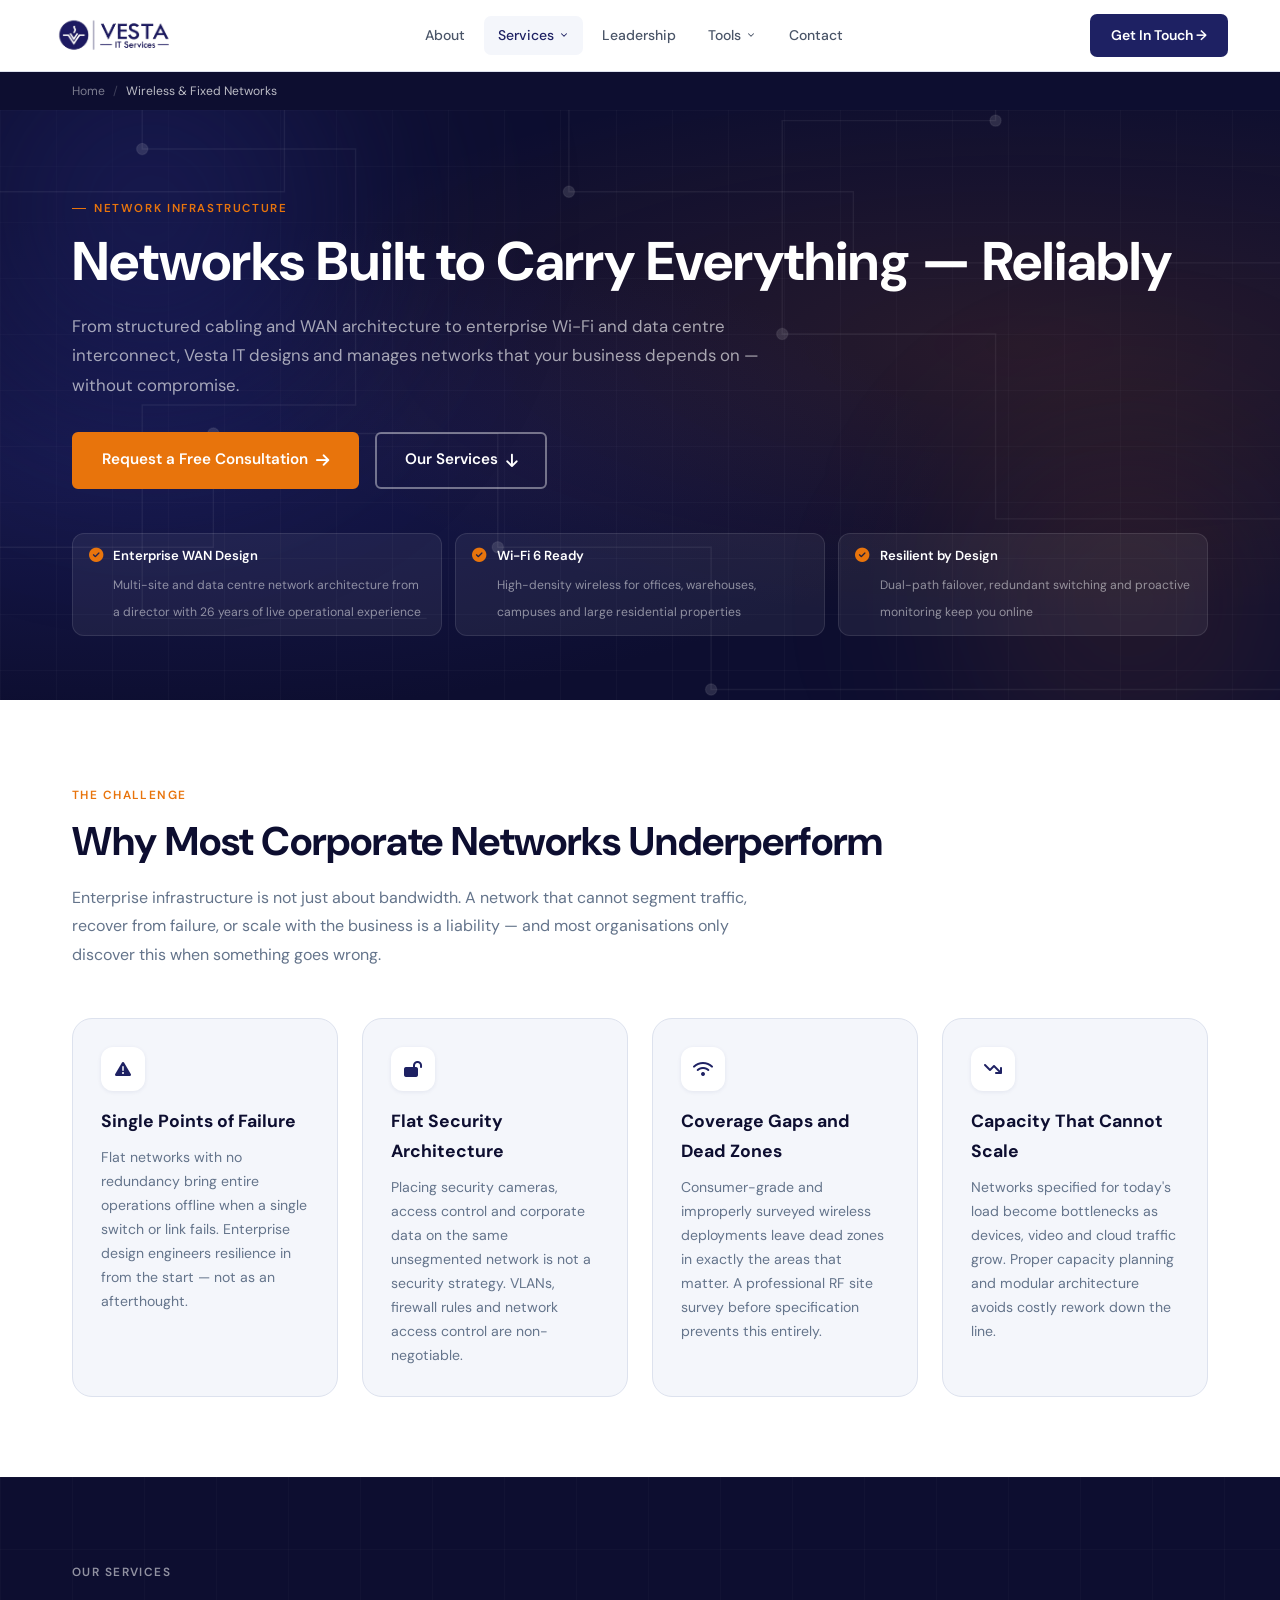
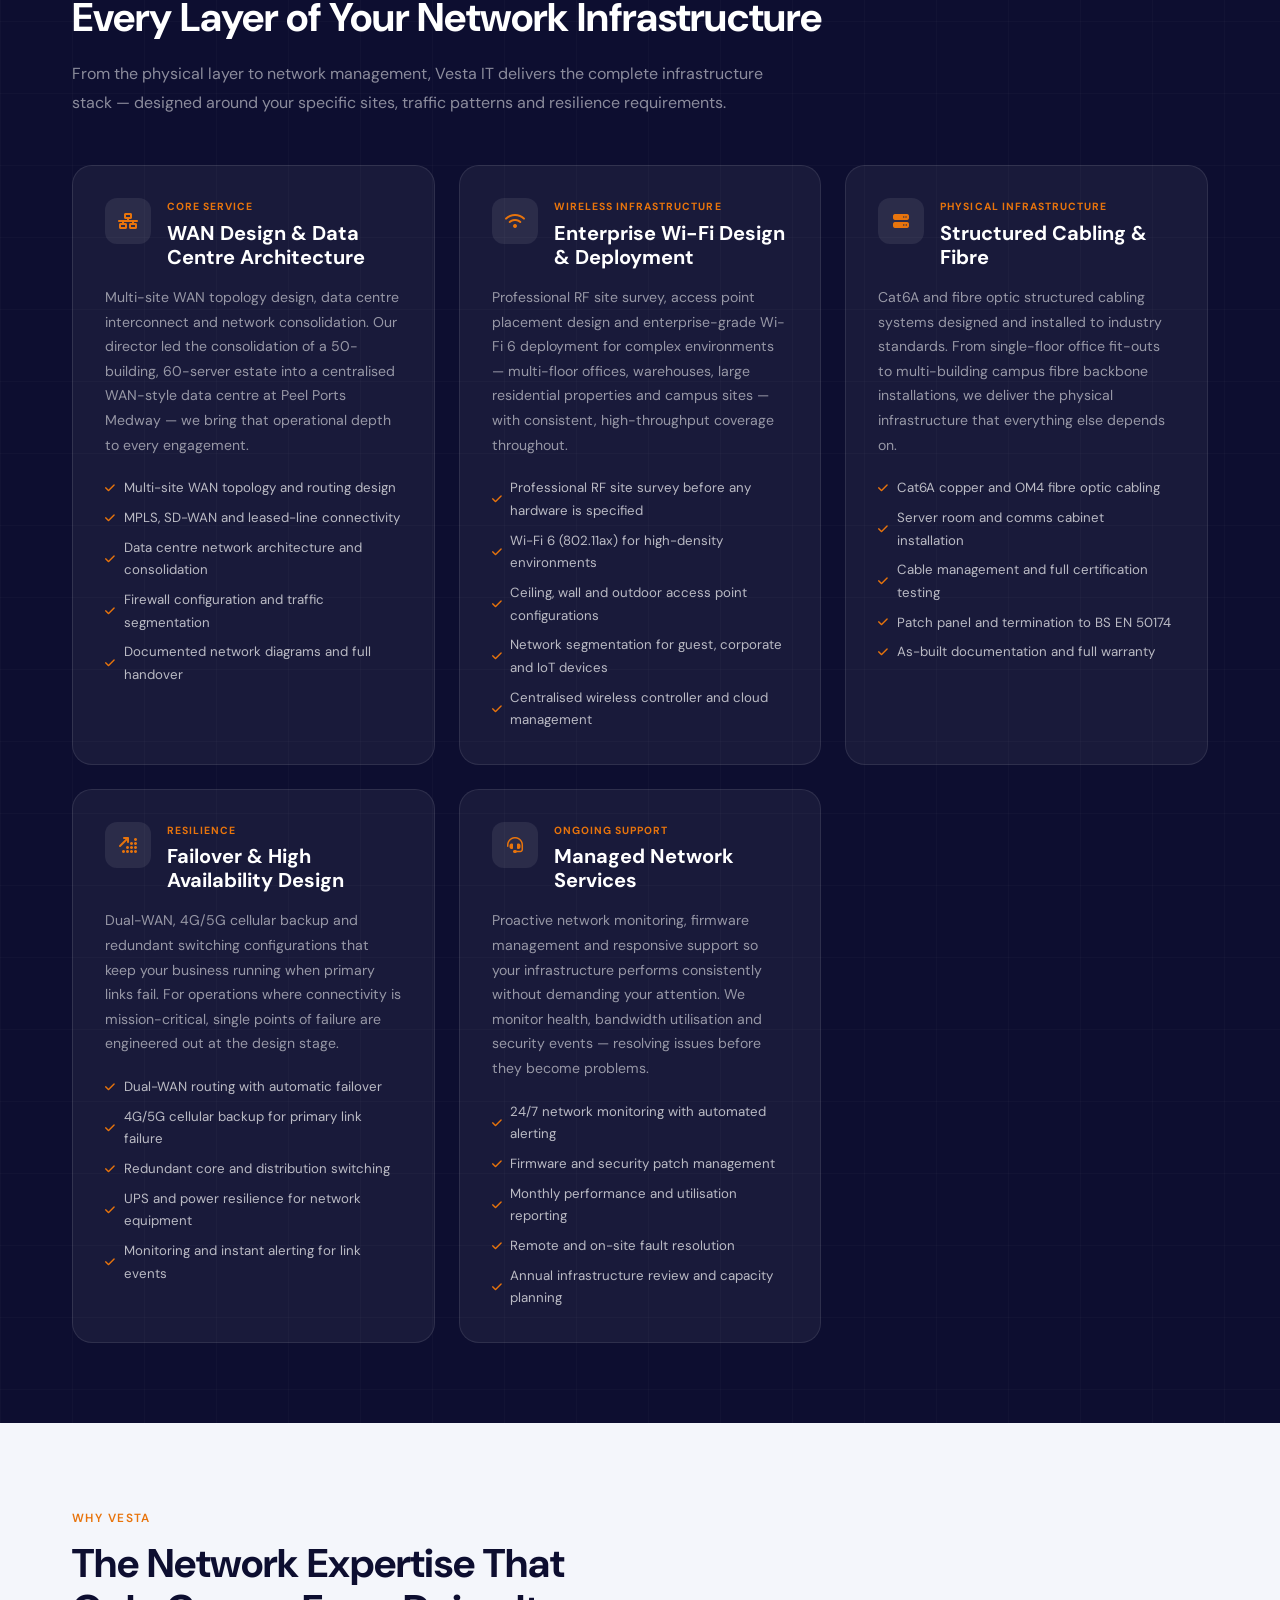
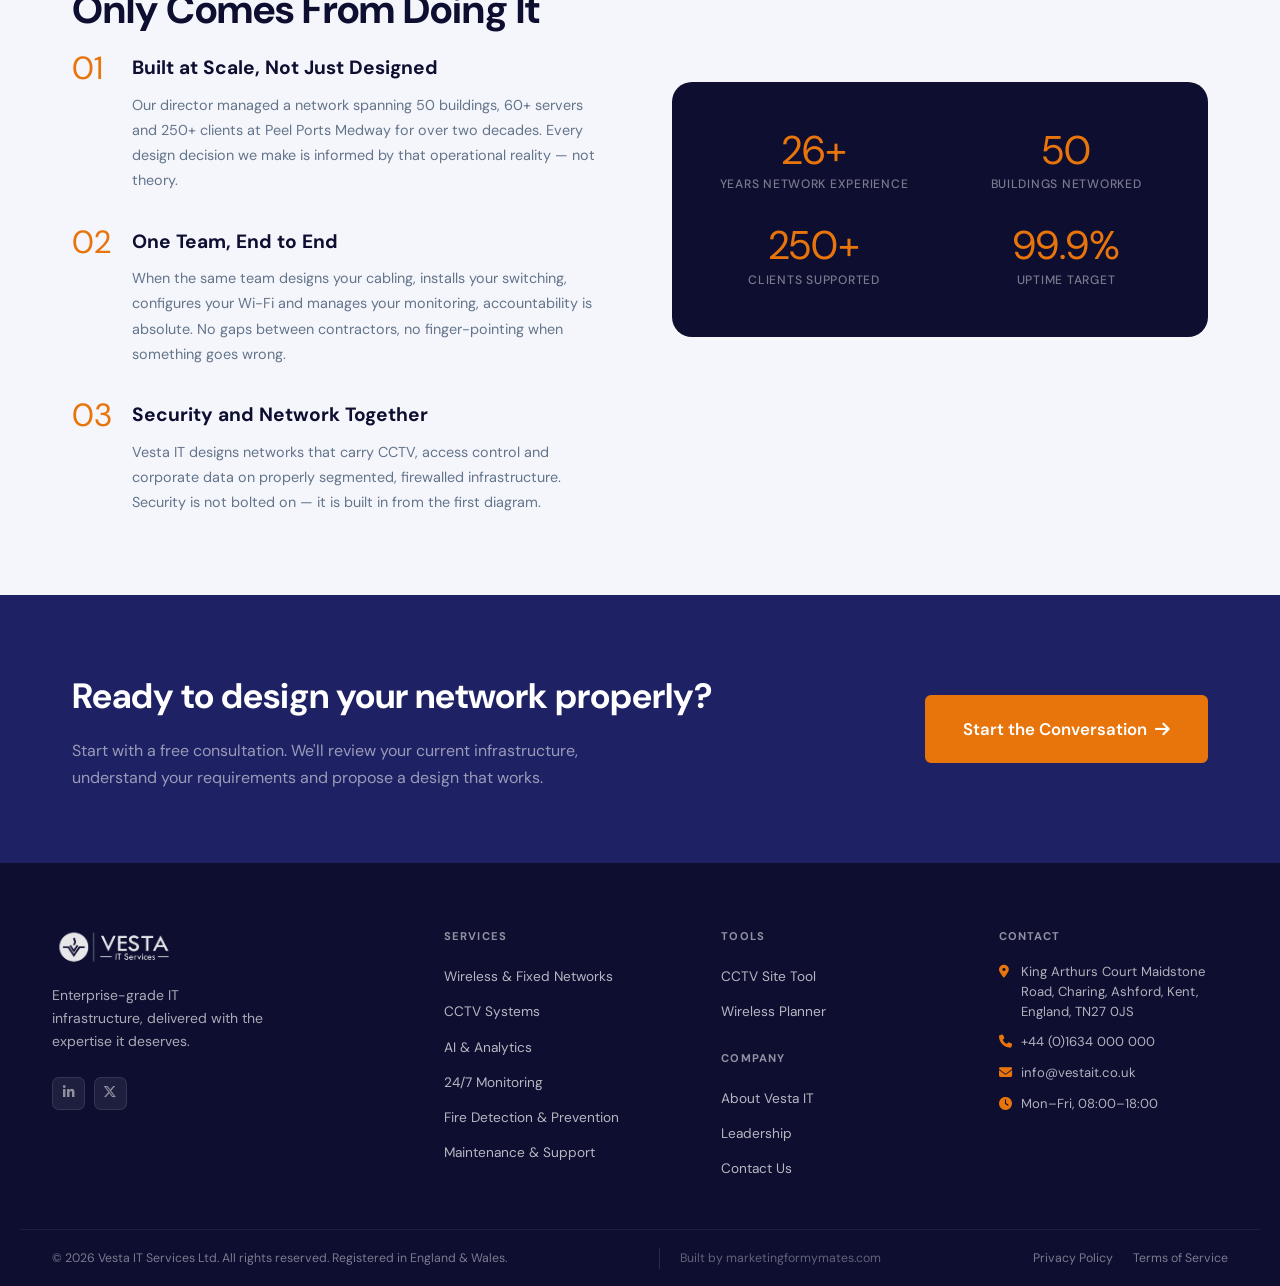
<file: networks.html>
<!DOCTYPE html>
<html lang="en">
<head>
<meta charset="UTF-8"/>
<meta name="viewport" content="width=device-width,initial-scale=1.0"/>
<title>Wireless &amp; Fixed Networks | Vesta IT Services Ltd</title>
<meta name="description" content="Enterprise-grade wireless and fixed network infrastructure for corporate and residential clients. WAN design, structured cabling, Wi-Fi 6 and managed support from Vesta IT Services."/>
  <link rel="preconnect" href="https://fonts.googleapis.com"/>
  <link rel="preconnect" href="https://fonts.gstatic.com" crossorigin/>
  <link href="https://fonts.googleapis.com/css2?family=DM+Sans:opsz,wght@9..40,300;9..40,400;9..40,500;9..40,600;9..40,700&display=swap" rel="stylesheet"/>
  <link rel="stylesheet" href="https://cdnjs.cloudflare.com/ajax/libs/font-awesome/6.5.0/css/all.min.css" crossorigin="anonymous"/>
  <script src="vesta.js" defer></script>
<style>
:root{
  --navy:#1E2163;--navy-dark:#141548;--navy-deeper:#0D0E30;
  --accent:#E8740C;--accent-lt:#F4974A;
  --steel:#4A5568;--mist:#F4F6FB;--white:#fff;--border:#DDE2EE;
  --text:#2D3748;--muted:#64748B;
  --rsm:6px;--rmd:12px;--rlg:20px;
  --shadow-sm:0 1px 4px rgba(30,33,99,.08);
  --shadow-md:0 4px 20px rgba(30,33,99,.12);
  --shadow-lg:0 12px 40px rgba(30,33,99,.16);
  --tr:.25s cubic-bezier(.4,0,.2,1);
  --fd:'DM Sans',system-ui,sans-serif;
  --fb:'DM Sans',system-ui,sans-serif;
}
*,*::before,*::after{box-sizing:border-box;margin:0;padding:0}
html{scroll-behavior:smooth;overflow-x:hidden}
body{font-family:var(--fb);color:var(--text);background:var(--white);line-height:1.7;-webkit-font-smoothing:antialiased;}
img{display:block;max-width:100%}a{text-decoration:none;color:inherit}ul{list-style:none}address{font-style:normal}
.container{width:100%;max-width:1200px;margin:0 auto;padding:0 2rem}
.btn{display:inline-flex;align-items:center;gap:.5rem;padding:.85rem 1.75rem;border-radius:var(--rsm);font-family:var(--fb);font-size:.95rem;font-weight:600;cursor:pointer;border:2px solid transparent;transition:var(--tr);white-space:nowrap}
.btn i{transition:transform var(--tr)}.btn:hover i{transform:translateX(3px)}
.btn--primary{background:var(--navy);color:var(--white);border-color:var(--navy)}
.btn--primary:hover{background:var(--navy-dark);transform:translateY(-1px);box-shadow:var(--shadow-md)}
.btn--accent{background:var(--accent);color:var(--white);border-color:var(--accent)}
.btn--accent:hover{background:var(--accent-lt);transform:translateY(-1px);box-shadow:0 6px 24px rgba(232,116,12,.35)}
.btn--ghost{background:transparent;color:var(--white);border-color:rgba(255,255,255,.4)}
.btn--ghost:hover{background:rgba(255,255,255,.1);border-color:rgba(255,255,255,.7)}
.btn--large{padding:1.1rem 2.25rem;font-size:1.05rem}.btn--full{width:100%;justify-content:center}
.reveal{opacity:0;transform:translateY(28px);transition:opacity .65s ease,transform .65s ease}
.reveal.visible{opacity:1;transform:translateY(0)}
.rd1{transition-delay:.1s}.rd2{transition-delay:.2s}.rd3{transition-delay:.3s}

.stag{display:inline-block;font-size:.74rem;font-weight:600;letter-spacing:.12em;text-transform:uppercase;color:var(--accent);margin-bottom:.75rem}
.stag--lt{color:rgba(255,255,255,.55)}
.sec-h2{font-family:var(--fd);font-size:clamp(1.8rem,3.5vw,2.5rem);color:var(--navy-deeper);margin-bottom:1.25rem;line-height:1.15}
.sec-h2--lt{color:var(--white)}
.sec-intro{font-size:1rem;color:var(--muted);max-width:64ch;line-height:1.8;margin-bottom:3rem}
.sec-intro--lt{color:rgba(255,255,255,.52)}
/* BREADCRUMB */
.breadcrumb{background:var(--navy-deeper);padding:.55rem 0}
.bc-inner{display:flex;align-items:center;gap:.5rem;font-size:.76rem;color:rgba(255,255,255,.42)}
.bc-inner a{color:rgba(255,255,255,.45);transition:color .2s}.bc-inner a:hover{color:var(--accent)}
.bc-sep{color:rgba(255,255,255,.2)}.bc-current{color:rgba(255,255,255,.72)}
/* PAGE HERO */
.page-hero{background:var(--navy-deeper);padding:5rem 0 4rem;position:relative;overflow:hidden}
.page-hero-bg{position:absolute;inset:0;background:radial-gradient(ellipse at 80% 40%,rgba(232,116,12,.12) 0%,transparent 55%),radial-gradient(ellipse at 10% 60%,rgba(30,33,99,.6) 0%,transparent 50%);pointer-events:none}
.page-hero-grid{position:absolute;inset:0;background-image:linear-gradient(rgba(255,255,255,.025) 1px,transparent 1px),linear-gradient(90deg,rgba(255,255,255,.025) 1px,transparent 1px);background-size:56px 56px;pointer-events:none}
.page-hero-c{position:relative;z-index:2}
.hero-tag{display:inline-flex;align-items:center;gap:.5rem;font-size:.72rem;font-weight:600;letter-spacing:.14em;text-transform:uppercase;color:var(--accent);margin-bottom:.85rem}
.hero-tag::before{content:'';width:14px;height:1.5px;background:var(--accent);display:inline-block}
.page-hero h1{font-family:var(--fd);font-size:clamp(2rem,5vw,3.4rem);color:var(--white);line-height:1.1;margin-bottom:1.25rem}
.page-hero-sub{font-size:1.05rem;color:rgba(255,255,255,.62);max-width:58ch;margin-bottom:2rem;line-height:1.75}
.hero-btns{display:flex;gap:1rem;flex-wrap:wrap;margin-bottom:2.75rem}
.hero-pills{display:flex;flex-wrap:wrap;gap:.85rem}
.h-pill{display:flex;align-items:flex-start;gap:.65rem;background:rgba(255,255,255,.06);border:1px solid rgba(255,255,255,.1);border-radius:var(--rmd);padding:.7rem 1rem;min-width:200px;flex:1}
.h-pill i{color:var(--accent);font-size:.9rem;margin-top:.15rem;flex-shrink:0}
.h-pill strong{display:block;font-size:.82rem;font-weight:600;color:var(--white);margin-bottom:.15rem}
.h-pill span{font-size:.76rem;color:rgba(255,255,255,.5);line-height:1.4}
/* CHALLENGE */
.challenge{padding:5rem 0;background:var(--white)}
.chal-grid{display:grid;grid-template-columns:repeat(auto-fit,minmax(260px,1fr));gap:1.5rem}
.chal-card{background:var(--mist);border:1px solid var(--border);border-radius:var(--rlg);padding:1.75rem}
.chal-icon{width:44px;height:44px;background:var(--white);border-radius:var(--rmd);display:flex;align-items:center;justify-content:center;color:var(--navy);font-size:1rem;margin-bottom:1rem;box-shadow:var(--shadow-sm)}
.chal-card h3{font-family:var(--fd);font-size:1.1rem;color:var(--navy-deeper);margin-bottom:.6rem}
.chal-card p{font-size:.88rem;color:var(--muted);line-height:1.7}
/* SERVICES DARK */
.services-sec{padding:5rem 0;background:var(--navy-deeper);position:relative;overflow:hidden}
.services-sec-bg{position:absolute;inset:0;background-image:linear-gradient(rgba(255,255,255,.02) 1px,transparent 1px),linear-gradient(90deg,rgba(255,255,255,.02) 1px,transparent 1px);background-size:72px 72px;pointer-events:none}
.services-sec-c{position:relative;z-index:2}
.svc-blocks{display:grid;grid-template-columns:repeat(auto-fit,minmax(340px,1fr));gap:1.5rem;margin-top:3rem}
.svc-block{background:rgba(255,255,255,.05);border:1px solid rgba(255,255,255,.09);border-radius:var(--rlg);padding:2rem;transition:border-color var(--tr),background var(--tr)}
.svc-block:hover{border-color:rgba(232,116,12,.4);background:rgba(255,255,255,.07)}
.svc-block-head{display:flex;align-items:flex-start;gap:1rem;margin-bottom:1rem}
.svc-block-icon{width:46px;height:46px;background:rgba(255,255,255,.08);border-radius:var(--rmd);display:flex;align-items:center;justify-content:center;color:var(--accent);font-size:1rem;flex-shrink:0}
.svc-block-tag{font-size:.65rem;font-weight:700;letter-spacing:.1em;text-transform:uppercase;color:var(--accent);margin-bottom:.3rem}
.svc-block-title{font-family:var(--fd);font-size:1.25rem;color:var(--white);line-height:1.2}
.svc-block-desc{font-size:.88rem;color:rgba(255,255,255,.55);line-height:1.75;margin-bottom:1.25rem}
.svc-block-feats{display:flex;flex-direction:column;gap:.45rem}
.svc-block-feats li{display:flex;align-items:center;gap:.55rem;font-size:.83rem;color:rgba(255,255,255,.7)}
.svc-block-feats li i{color:var(--accent);font-size:.7rem;flex-shrink:0}
/* WHY */
.why-sec{padding:5rem 0;background:var(--mist)}
.why-grid{display:grid;grid-template-columns:1fr 1fr;gap:4rem;align-items:center}
.why-items{display:flex;flex-direction:column;gap:2rem}
.why-item{display:flex;gap:1.25rem;align-items:flex-start}
.why-num{font-family:var(--fd);font-size:2rem;color:var(--accent);line-height:1;flex-shrink:0;width:40px}
.why-item h3{font-family:var(--fd);font-size:1.2rem;color:var(--navy-deeper);margin-bottom:.5rem}
.why-item p{font-size:.9rem;color:var(--muted);line-height:1.75}
.stats-box{background:var(--navy-deeper);border-radius:var(--rlg);padding:3rem 2rem;display:grid;grid-template-columns:1fr 1fr;gap:2rem}
.stat-item{text-align:center}
.stat-n{display:block;font-family:var(--fd);font-size:2.5rem;color:var(--accent);line-height:1;margin-bottom:.4rem}
.stat-l{display:block;font-size:.76rem;font-weight:500;color:rgba(255,255,255,.45);text-transform:uppercase;letter-spacing:.06em;line-height:1.4}
/* CTA */
.cta-sec{background:var(--navy);padding:4.5rem 0}
.cta-inner{display:flex;align-items:center;justify-content:space-between;gap:2rem;flex-wrap:wrap}
.cta-h2{font-family:var(--fd);font-size:clamp(1.6rem,3vw,2.2rem);color:var(--white);margin-bottom:.6rem}
.cta-sub{font-size:1rem;color:rgba(255,255,255,.55);max-width:50ch}
/* RESPONSIVE */
@media(max-width:1024px){.why-grid{grid-template-columns:1fr;gap:3rem}}
@media(max-width:768px){
  .hero-pills .h-pill{min-width:100%}
  .svc-blocks{grid-template-columns:1fr}
  .stats-box{grid-template-columns:1fr 1fr}
  .cta-inner{flex-direction:column;text-align:center}
  .cta-inner .btn{width:100%;justify-content:center}
}
@media(max-width:480px){.container{padding:0 1.25rem}.page-hero{padding:4rem 0 3rem}}

/* Hero circuit background (shared with homepage) */
.page-hero-orb{position:absolute;border-radius:50%;filter:blur(80px);pointer-events:none}
.page-hero-orb--1{width:600px;height:600px;top:-200px;left:-150px;background:radial-gradient(circle,rgba(30,33,99,.8) 0%,transparent 70%)}
.page-hero-orb--2{width:500px;height:500px;bottom:-150px;right:-100px;background:radial-gradient(circle,rgba(232,116,12,.15) 0%,transparent 70%)}
.page-hero-circuit{position:absolute;inset:0;width:100%;height:100%;pointer-events:none}
</style>
</head>
<body>
<div id="vesta-header"></div>

<div class="breadcrumb">
  <div class="container bc-inner">
    <a href="index.html">Home</a>
    <span class="bc-sep">/</span>
    <span class="bc-current">Wireless &amp; Fixed Networks</span>
  </div>
</div>

<section class="page-hero" id="top">
  <div class="page-hero-bg" aria-hidden="true"></div>
  <div class="page-hero-grid" aria-hidden="true"></div>
  <div class="page-hero-orb page-hero-orb--1" aria-hidden="true"></div>
  <div class="page-hero-orb page-hero-orb--2" aria-hidden="true"></div>
  <svg class="page-hero-circuit" aria-hidden="true" viewBox="0 0 900 600" xmlns="http://www.w3.org/2000/svg" preserveAspectRatio="xMidYMid slice">
    <g stroke="rgba(255,255,255,0.06)" fill="none" stroke-width="1">
      <path d="M0 150 H200 V80 H400 V150 H600 V200 H900"/><path d="M100 0 V120 H250 V300 H100 V450 H300"/>
      <path d="M700 0 V100 H550 V250 H700 V380 H900"/><path d="M0 400 H150 V320 H350 V400 H500 V500 H900"/>
      <circle cx="200" cy="80" r="4" fill="rgba(255,255,255,0.12)"/><circle cx="400" cy="150" r="4" fill="rgba(255,255,255,0.12)"/>
      <circle cx="550" cy="250" r="4" fill="rgba(255,255,255,0.12)"/><circle cx="350" cy="400" r="4" fill="rgba(255,255,255,0.12)"/>
      <circle cx="150" cy="320" r="4" fill="rgba(255,255,255,0.12)"/><circle cx="700" cy="100" r="4" fill="rgba(255,255,255,0.12)"/>
      <circle cx="500" cy="500" r="4" fill="rgba(255,255,255,0.12)"/><circle cx="100" cy="120" r="4" fill="rgba(255,255,255,0.12)"/>
    </g>
  </svg>
  <div class="container page-hero-c">
    <div class="hero-tag">Network Infrastructure</div>
    <h1>Networks Built to Carry Everything — Reliably</h1>
    <p class="page-hero-sub">From structured cabling and WAN architecture to enterprise Wi-Fi and data centre interconnect, Vesta IT designs and manages networks that your business depends on — without compromise.</p>
    <div class="hero-btns">
      <a href="index.html#contact" class="btn btn--accent">Request a Free Consultation <i class="fa-solid fa-arrow-right" aria-hidden="true"></i></a>
      <a href="#services" class="btn btn--ghost">Our Services <i class="fa-solid fa-arrow-down" aria-hidden="true"></i></a>
    </div>
    <div class="hero-pills"><div class="h-pill"><i class="fa-solid fa-check-circle" aria-hidden="true"></i><div><strong>Enterprise WAN Design</strong><span>Multi-site and data centre network architecture from a director with 26 years of live operational experience</span></div></div><div class="h-pill"><i class="fa-solid fa-check-circle" aria-hidden="true"></i><div><strong>Wi-Fi 6 Ready</strong><span>High-density wireless for offices, warehouses, campuses and large residential properties</span></div></div><div class="h-pill"><i class="fa-solid fa-check-circle" aria-hidden="true"></i><div><strong>Resilient by Design</strong><span>Dual-path failover, redundant switching and proactive monitoring keep you online</span></div></div></div>
  </div>
</section>

<section class="challenge" id="challenge" aria-labelledby="chal-title">
  <div class="container">
    <span class="stag reveal">The Challenge</span>
    <h2 class="sec-h2 reveal" id="chal-title">Why Most Corporate Networks Underperform</h2>
    <p class="sec-intro reveal">Enterprise infrastructure is not just about bandwidth. A network that cannot segment traffic, recover from failure, or scale with the business is a liability — and most organisations only discover this when something goes wrong.</p>
    <div class="chal-grid"><div class="chal-card reveal rd1"><div class="chal-icon"><i class="fa-solid fa-triangle-exclamation" aria-hidden="true"></i></div><h3>Single Points of Failure</h3><p>Flat networks with no redundancy bring entire operations offline when a single switch or link fails. Enterprise design engineers resilience in from the start — not as an afterthought.</p></div><div class="chal-card reveal rd2"><div class="chal-icon"><i class="fa-solid fa-lock-open" aria-hidden="true"></i></div><h3>Flat Security Architecture</h3><p>Placing security cameras, access control and corporate data on the same unsegmented network is not a security strategy. VLANs, firewall rules and network access control are non-negotiable.</p></div><div class="chal-card reveal rd3"><div class="chal-icon"><i class="fa-solid fa-wifi" aria-hidden="true"></i></div><h3>Coverage Gaps and Dead Zones</h3><p>Consumer-grade and improperly surveyed wireless deployments leave dead zones in exactly the areas that matter. A professional RF site survey before specification prevents this entirely.</p></div><div class="chal-card reveal rd1"><div class="chal-icon"><i class="fa-solid fa-arrow-trend-down" aria-hidden="true"></i></div><h3>Capacity That Cannot Scale</h3><p>Networks specified for today's load become bottlenecks as devices, video and cloud traffic grow. Proper capacity planning and modular architecture avoids costly rework down the line.</p></div></div>
  </div>
</section>

<section class="services-sec" id="services" aria-labelledby="svc-title">
  <div class="services-sec-bg" aria-hidden="true"></div>
  <div class="container services-sec-c">
    <span class="stag stag--lt reveal">Our Services</span>
    <h2 class="sec-h2 sec-h2--lt reveal" id="svc-title">Every Layer of Your Network Infrastructure</h2>
    <p class="sec-intro sec-intro--lt reveal">From the physical layer to network management, Vesta IT delivers the complete infrastructure stack — designed around your specific sites, traffic patterns and resilience requirements.</p>
    <div class="svc-blocks"><div class="svc-block reveal"><div class="svc-block-head"><div class="svc-block-icon"><i class="fa-solid fa-network-wired" aria-hidden="true"></i></div><div><div class="svc-block-tag">Core Service</div><h3 class="svc-block-title">WAN Design &amp; Data Centre Architecture</h3></div></div><p class="svc-block-desc">Multi-site WAN topology design, data centre interconnect and network consolidation. Our director led the consolidation of a 50-building, 60-server estate into a centralised WAN-style data centre at Peel Ports Medway — we bring that operational depth to every engagement.</p><ul class="svc-block-feats"><li><i class="fa-solid fa-check" aria-hidden="true"></i>Multi-site WAN topology and routing design</li><li><i class="fa-solid fa-check" aria-hidden="true"></i>MPLS, SD-WAN and leased-line connectivity</li><li><i class="fa-solid fa-check" aria-hidden="true"></i>Data centre network architecture and consolidation</li><li><i class="fa-solid fa-check" aria-hidden="true"></i>Firewall configuration and traffic segmentation</li><li><i class="fa-solid fa-check" aria-hidden="true"></i>Documented network diagrams and full handover</li></ul></div><div class="svc-block reveal"><div class="svc-block-head"><div class="svc-block-icon"><i class="fa-solid fa-wifi" aria-hidden="true"></i></div><div><div class="svc-block-tag">Wireless Infrastructure</div><h3 class="svc-block-title">Enterprise Wi-Fi Design &amp; Deployment</h3></div></div><p class="svc-block-desc">Professional RF site survey, access point placement design and enterprise-grade Wi-Fi 6 deployment for complex environments — multi-floor offices, warehouses, large residential properties and campus sites — with consistent, high-throughput coverage throughout.</p><ul class="svc-block-feats"><li><i class="fa-solid fa-check" aria-hidden="true"></i>Professional RF site survey before any hardware is specified</li><li><i class="fa-solid fa-check" aria-hidden="true"></i>Wi-Fi 6 (802.11ax) for high-density environments</li><li><i class="fa-solid fa-check" aria-hidden="true"></i>Ceiling, wall and outdoor access point configurations</li><li><i class="fa-solid fa-check" aria-hidden="true"></i>Network segmentation for guest, corporate and IoT devices</li><li><i class="fa-solid fa-check" aria-hidden="true"></i>Centralised wireless controller and cloud management</li></ul></div><div class="svc-block reveal"><div class="svc-block-head"><div class="svc-block-icon"><i class="fa-solid fa-server" aria-hidden="true"></i></div><div><div class="svc-block-tag">Physical Infrastructure</div><h3 class="svc-block-title">Structured Cabling &amp; Fibre</h3></div></div><p class="svc-block-desc">Cat6A and fibre optic structured cabling systems designed and installed to industry standards. From single-floor office fit-outs to multi-building campus fibre backbone installations, we deliver the physical infrastructure that everything else depends on.</p><ul class="svc-block-feats"><li><i class="fa-solid fa-check" aria-hidden="true"></i>Cat6A copper and OM4 fibre optic cabling</li><li><i class="fa-solid fa-check" aria-hidden="true"></i>Server room and comms cabinet installation</li><li><i class="fa-solid fa-check" aria-hidden="true"></i>Cable management and full certification testing</li><li><i class="fa-solid fa-check" aria-hidden="true"></i>Patch panel and termination to BS EN 50174</li><li><i class="fa-solid fa-check" aria-hidden="true"></i>As-built documentation and full warranty</li></ul></div><div class="svc-block reveal"><div class="svc-block-head"><div class="svc-block-icon"><i class="fa-solid fa-arrow-up-right-dots" aria-hidden="true"></i></div><div><div class="svc-block-tag">Resilience</div><h3 class="svc-block-title">Failover &amp; High Availability Design</h3></div></div><p class="svc-block-desc">Dual-WAN, 4G/5G cellular backup and redundant switching configurations that keep your business running when primary links fail. For operations where connectivity is mission-critical, single points of failure are engineered out at the design stage.</p><ul class="svc-block-feats"><li><i class="fa-solid fa-check" aria-hidden="true"></i>Dual-WAN routing with automatic failover</li><li><i class="fa-solid fa-check" aria-hidden="true"></i>4G/5G cellular backup for primary link failure</li><li><i class="fa-solid fa-check" aria-hidden="true"></i>Redundant core and distribution switching</li><li><i class="fa-solid fa-check" aria-hidden="true"></i>UPS and power resilience for network equipment</li><li><i class="fa-solid fa-check" aria-hidden="true"></i>Monitoring and instant alerting for link events</li></ul></div><div class="svc-block reveal"><div class="svc-block-head"><div class="svc-block-icon"><i class="fa-solid fa-headset" aria-hidden="true"></i></div><div><div class="svc-block-tag">Ongoing Support</div><h3 class="svc-block-title">Managed Network Services</h3></div></div><p class="svc-block-desc">Proactive network monitoring, firmware management and responsive support so your infrastructure performs consistently without demanding your attention. We monitor health, bandwidth utilisation and security events — resolving issues before they become problems.</p><ul class="svc-block-feats"><li><i class="fa-solid fa-check" aria-hidden="true"></i>24/7 network monitoring with automated alerting</li><li><i class="fa-solid fa-check" aria-hidden="true"></i>Firmware and security patch management</li><li><i class="fa-solid fa-check" aria-hidden="true"></i>Monthly performance and utilisation reporting</li><li><i class="fa-solid fa-check" aria-hidden="true"></i>Remote and on-site fault resolution</li><li><i class="fa-solid fa-check" aria-hidden="true"></i>Annual infrastructure review and capacity planning</li></ul></div></div>
  </div>
</section>

<section class="why-sec" aria-labelledby="why-title">
  <div class="container">
    <div class="why-grid">
      <div>
        <span class="stag reveal">Why Vesta</span>
        <h2 class="sec-h2 reveal" id="why-title">The Network Expertise That Only Comes From Doing It</h2>
        <div class="why-items"><div class="why-item reveal rd1"><div class="why-num">01</div><div><h3>Built at Scale, Not Just Designed</h3><p>Our director managed a network spanning 50 buildings, 60+ servers and 250+ clients at Peel Ports Medway for over two decades. Every design decision we make is informed by that operational reality — not theory.</p></div></div><div class="why-item reveal rd2"><div class="why-num">02</div><div><h3>One Team, End to End</h3><p>When the same team designs your cabling, installs your switching, configures your Wi-Fi and manages your monitoring, accountability is absolute. No gaps between contractors, no finger-pointing when something goes wrong.</p></div></div><div class="why-item reveal rd3"><div class="why-num">03</div><div><h3>Security and Network Together</h3><p>Vesta IT designs networks that carry CCTV, access control and corporate data on properly segmented, firewalled infrastructure. Security is not bolted on — it is built in from the first diagram.</p></div></div></div>
      </div>
      <div class="stats-box" aria-label="Key statistics"><div class="stat-item"><span class="stat-n">26+</span><span class="stat-l">Years Network Experience</span></div><div class="stat-item"><span class="stat-n">50</span><span class="stat-l">Buildings Networked</span></div><div class="stat-item"><span class="stat-n">250+</span><span class="stat-l">Clients Supported</span></div><div class="stat-item"><span class="stat-n">99.9%</span><span class="stat-l">Uptime Target</span></div></div>
    </div>
  </div>
</section>

<section class="cta-sec" aria-labelledby="cta-title">
  <div class="container cta-inner">
    <div>
      <h2 class="cta-h2" id="cta-title">Ready to design your network properly?</h2>
      <p class="cta-sub">Start with a free consultation. We'll review your current infrastructure, understand your requirements and propose a design that works.</p>
    </div>
    <a href="index.html#contact" class="btn btn--accent btn--large">
      Start the Conversation <i class="fa-solid fa-arrow-right" aria-hidden="true"></i>
    </a>
  </div>
</section>

<footer id="vesta-footer" role="contentinfo"></footer>
</body>
</html>
</file>
